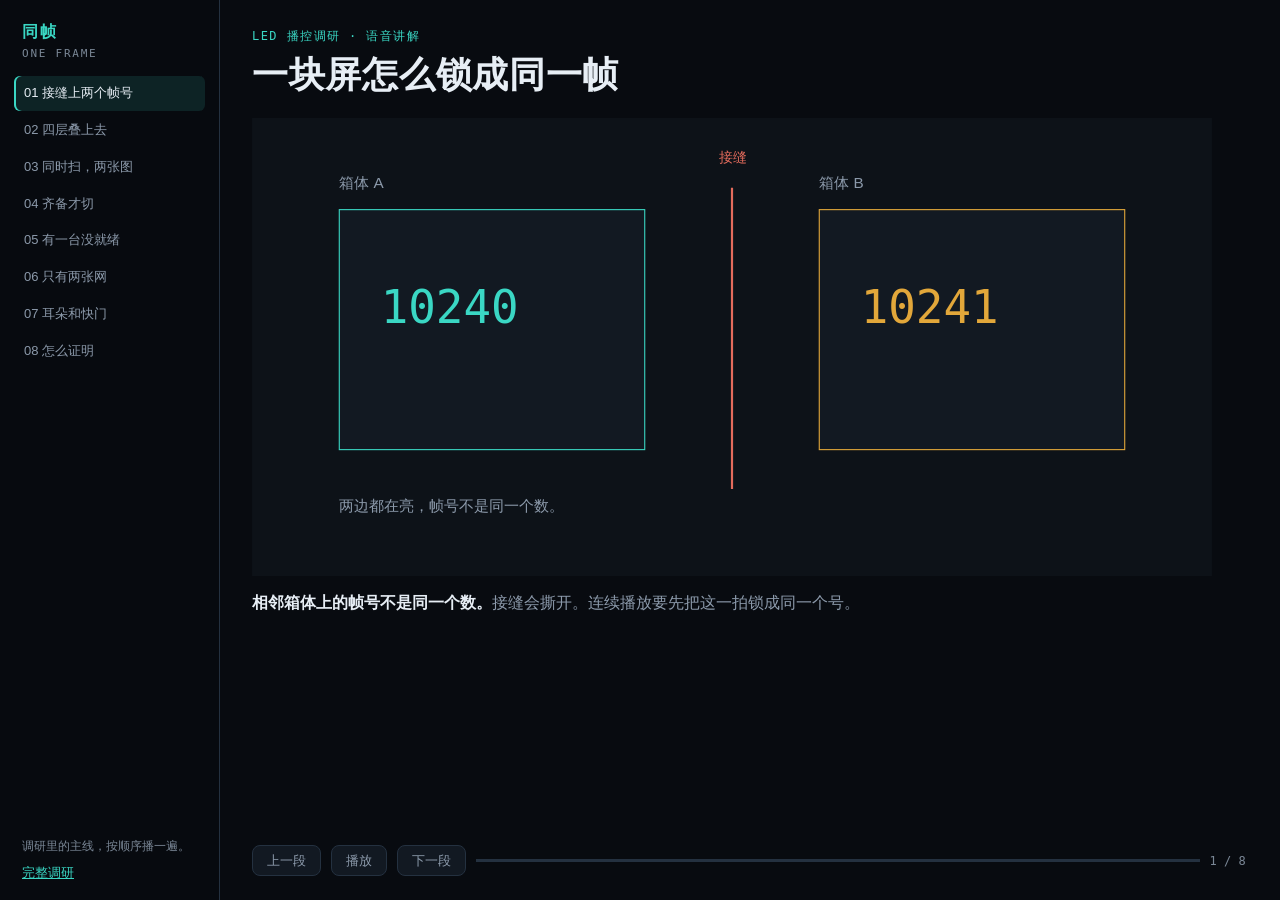
<file: research/one-frame/index.html>
<!DOCTYPE html>
<html lang="zh-CN">
<head>
<meta charset="utf-8">
<meta name="viewport" content="width=device-width, initial-scale=1">
<title>同帧 · 一块屏怎么锁成同一帧</title>
<link rel="stylesheet" href="film.css">
</head>
<body>
<a class="skip" href="#stage">跳到画面</a>
<aside class="rail">
  <div class="brand">同帧<small>ONE FRAME</small></div>
  <nav id="scene-nav" aria-label="八段"></nav>
  <div class="rail-foot">
    <p class="rail-note">调研里的主线，按顺序播一遍。</p>
    <a href="../led-playcontrol-survey/index.html">完整调研</a>
  </div>
</aside>
<main>
  <header class="top">
    <p class="kicker">LED 播控调研 · 语音讲解</p>
    <h1>一块屏怎么锁成同一帧</h1>
  </header>
  <div class="stage" id="stage">
    <section class="scene is-on" data-title="接缝上两个帧号">
      <svg viewBox="0 0 880 420" aria-hidden="true">
        <rect width="880" height="420" fill="#0d1218"/>
        <g font-family="Microsoft YaHei UI, PingFang SC, sans-serif" font-size="14" fill="#e7eef5">
          <text x="80" y="64" fill="#8c9aab">箱体 A</text>
          <text x="520" y="64" fill="#8c9aab">箱体 B</text>
          <rect x="80" y="84" width="280" height="220" fill="#121922" stroke="#3ad7c4"/>
          <rect x="520" y="84" width="280" height="220" fill="#121922" stroke="#e2a73a"/>
          <text class="mot seam" x="428" y="40" fill="#e36b5c" font-size="13">接缝</text>
          <line class="mot seam" x1="440" y1="64" x2="440" y2="340" stroke="#e36b5c" stroke-width="2"/>
          <text x="118" y="188" fill="#3ad7c4" font-family="Cascadia Mono, Consolas, monospace" font-size="42">10240</text>
          <text x="558" y="188" fill="#e2a73a" font-family="Cascadia Mono, Consolas, monospace" font-size="42">10241</text>
          <text x="80" y="360" fill="#8c9aab">两边都在亮，帧号不是同一个数。</text>
        </g>
      </svg>
      <p class="caption"><strong>相邻箱体上的帧号不是同一个数。</strong>接缝会撕开。连续播放要先把这一拍锁成同一个号。</p>
    </section>

    <section class="scene" data-title="四层叠上去">
      <svg viewBox="0 0 880 420" aria-hidden="true">
        <rect width="880" height="420" fill="#0d1218"/>
        <g font-family="Microsoft YaHei UI, PingFang SC, sans-serif" font-size="16" fill="#e7eef5">
          <g class="mot rise">
            <rect x="48" y="36" width="784" height="72" fill="#121922" stroke="#3ad7c4"/>
            <text x="72" y="66" fill="#3ad7c4">L1 时间</text>
            <text x="72" y="90" fill="#8c9aab" font-size="14">NTP、LTC、时码。管节目进度，不管 GPU 何时扫出。</text>
          </g>
          <g class="mot rise d1">
            <rect x="48" y="124" width="784" height="72" fill="#121922" stroke="#3ad7c4"/>
            <text x="72" y="154" fill="#3ad7c4">L2 帧号</text>
            <text x="72" y="178" fill="#8c9aab" font-size="14">这一拍 present 哪一帧。Genlock 不锁内容帧号。</text>
          </g>
          <g class="mot rise d2">
            <rect x="48" y="212" width="784" height="72" fill="#121922" stroke="#3ad7c4"/>
            <text x="72" y="242" fill="#3ad7c4">L3 扫出</text>
            <text x="72" y="266" fill="#8c9aab" font-size="14">Quadro Sync II / RTX PRO Sync。CAT5 直连，不进交换机。</text>
          </g>
          <g class="mot rise d3 l4">
            <rect x="48" y="300" width="784" height="72" fill="none" stroke="#5c6b7c" stroke-dasharray="6 5"/>
            <text x="72" y="330" fill="#7a8796">L4 传输</text>
            <text x="72" y="354" fill="#7a8796" font-size="14">PTP / ST 2110。第一版不做。</text>
          </g>
        </g>
      </svg>
      <p class="caption"><strong>时间、帧号、扫出相位叠在一起。</strong>PTP / ST 2110 是第四层，只服务 IP 视频包。第一版 DP/HDMI 不做这一层。</p>
    </section>

    <section class="scene" data-title="同时扫，两张图">
      <svg viewBox="0 0 880 420" aria-hidden="true">
        <rect width="880" height="420" fill="#0d1218"/>
        <g font-family="Microsoft YaHei UI, PingFang SC, sans-serif" font-size="14" fill="#e7eef5">
          <text x="80" y="56" fill="#8c9aab">同一条扫描沿</text>
          <line x1="80" y1="78" x2="800" y2="78" stroke="#3ad7c4"/>
          <rect class="mot scan" x="80" y="168" width="720" height="3" fill="#e7eef5"/>
          <rect x="80" y="100" width="300" height="200" fill="#121922" stroke="#314557"/>
          <rect class="old-a" x="80" y="100" width="300" height="200" fill="#3a2e16"/>
          <rect class="new-a" x="80" y="100" width="300" height="200" fill="#123832"/>
          <text class="old-a" x="168" y="210" fill="#e2a73a" font-size="28">旧画面</text>
          <text class="new-a" x="168" y="210" fill="#3ad7c4" font-size="28">新画面</text>
          <rect x="500" y="100" width="300" height="200" fill="#3a2e16" stroke="#e2a73a"/>
          <text x="588" y="210" fill="#e2a73a" font-size="28">旧画面</text>
          <text x="80" y="360" fill="#8c9aab">扫描沿已经对齐。左边换了，右边还没有。</text>
        </g>
      </svg>
      <p class="caption"><strong>Genlock 只保证各机同一时刻开始扫。</strong>它不保证扫的是切换后的那一帧。</p>
    </section>

    <section class="scene" data-title="齐备才切">
      <svg viewBox="0 0 880 420" aria-hidden="true">
        <rect width="880" height="420" fill="#0d1218"/>
        <g font-family="Cascadia Mono, Consolas, Microsoft YaHei UI, sans-serif" font-size="14" fill="#e7eef5">
          <text x="36" y="36" fill="#8c9aab" font-family="Microsoft YaHei UI, PingFang SC, sans-serif">JumpTo · 自研约定</text>
          <g class="mot rise">
            <rect x="36" y="52" width="250" height="64" fill="#121922" stroke="#3ad7c4"/>
            <text x="52" y="78" fill="#3ad7c4">targetTime</text>
            <text x="52" y="100" fill="#8c9aab" font-size="13">时间线位置</text>
          </g>
          <g class="mot rise d1">
            <rect x="306" y="52" width="260" height="64" fill="#121922" stroke="#e2a73a"/>
            <text x="322" y="78" fill="#e2a73a">effectiveFrame</text>
            <text x="322" y="100" fill="#8c9aab" font-size="13">这一拍一起切</text>
          </g>
          <g class="mot rise d2">
            <rect x="586" y="52" width="258" height="64" fill="#121922" stroke="#3ad7c4"/>
            <text x="602" y="78" fill="#3ad7c4">prefetchDeadline</text>
            <text x="602" y="100" fill="#8c9aab" font-size="13">预取截止</text>
          </g>
          <g class="mot rise d3">
            <rect x="36" y="168" width="96" height="48" fill="#121922" stroke="#3ad7c4"/>
            <text x="62" y="198">IDLE</text>
            <rect x="156" y="168" width="120" height="48" fill="#121922" stroke="#3ad7c4"/>
            <text x="170" y="198">RECEIVED</text>
            <rect x="300" y="168" width="120" height="48" fill="#121922" stroke="#3ad7c4"/>
            <text x="318" y="198">PREFETCH</text>
            <rect x="444" y="168" width="100" height="48" fill="#121922" stroke="#3ad7c4"/>
            <text x="468" y="198">READY</text>
            <rect x="568" y="168" width="112" height="48" fill="#121922" stroke="#e2a73a"/>
            <text x="586" y="198">BARRIER</text>
            <rect x="704" y="160" width="140" height="64" fill="#121922" stroke="#3ad7c4"/>
            <text x="724" y="198">COMMITTED</text>
            <path d="M132 192 H156 M276 192 H300 M420 192 H444 M544 192 H568 M680 192 H704" stroke="#314557"/>
          </g>
          <text x="36" y="292" fill="#3ad7c4" font-family="Microsoft YaHei UI, PingFang SC, sans-serif">全部就绪，这一拍提交新画面。</text>
          <text x="36" y="332" fill="#7a8796" font-family="Microsoft YaHei UI, PingFang SC, sans-serif" font-size="13">这是第一版自己的约定，不挂到厂商报文上。</text>
        </g>
      </svg>
      <p class="caption"><strong>齐备才切。</strong>Director 发出 JumpTo(targetTime, effectiveFrame, prefetchDeadline)。各节点都把目标帧交进显存，这一拍走到 COMMITTED。</p>
    </section>

    <section class="scene" data-title="有一台没就绪">
      <svg viewBox="0 0 880 420" aria-hidden="true">
        <rect width="880" height="420" fill="#0d1218"/>
        <g font-family="Cascadia Mono, Consolas, Microsoft YaHei UI, sans-serif" font-size="14" fill="#e7eef5">
          <text x="36" y="36" fill="#8c9aab" font-family="Microsoft YaHei UI, PingFang SC, sans-serif">同一拍 · 有一台没就绪</text>
          <rect x="36" y="52" width="250" height="64" fill="#121922" stroke="#3ad7c4"/>
          <text x="52" y="78" fill="#3ad7c4">targetTime</text>
          <text x="52" y="100" fill="#8c9aab" font-size="13">时间线位置</text>
          <rect x="306" y="52" width="260" height="64" fill="#121922" stroke="#e2a73a"/>
          <text x="322" y="78" fill="#e2a73a">effectiveFrame</text>
          <text x="322" y="100" fill="#e2a73a" font-size="13">没齐就往后推</text>
          <rect x="586" y="52" width="258" height="64" fill="#121922" stroke="#3ad7c4"/>
          <text x="602" y="78" fill="#3ad7c4">prefetchDeadline</text>
          <text x="602" y="100" fill="#8c9aab" font-size="13">到点仍不黑屏</text>
          <rect x="36" y="168" width="96" height="48" fill="#121922" stroke="#3ad7c4"/>
          <text x="62" y="198">IDLE</text>
          <rect x="156" y="168" width="120" height="48" fill="#121922" stroke="#3ad7c4"/>
          <text x="170" y="198">RECEIVED</text>
          <rect x="300" y="168" width="120" height="48" fill="#121922" stroke="#3ad7c4"/>
          <text x="318" y="198">PREFETCH</text>
          <rect class="mot wait" x="444" y="168" width="100" height="48" fill="#121922" stroke="#e36b5c"/>
          <text x="476" y="198">未齐</text>
          <rect x="568" y="168" width="112" height="48" fill="#121922" stroke="#e2a73a"/>
          <text x="586" y="198">BARRIER</text>
          <rect x="704" y="152" width="140" height="48" fill="#121922" stroke="#e36b5c"/>
          <text x="732" y="182">ABORTED</text>
          <rect class="mot hold" x="704" y="212" width="140" height="44" fill="#18222d" stroke="#e2a73a"/>
          <text x="738" y="240" fill="#e2a73a">旧画面</text>
          <path d="M132 192 H156 M276 192 H300 M420 192 H444 M544 192 H568 M680 192 H704" stroke="#314557"/>
          <text x="36" y="320" fill="#e2a73a" font-family="Microsoft YaHei UI, PingFang SC, sans-serif">整组留在旧画面。生效帧往后推。</text>
        </g>
      </svg>
      <p class="caption"><strong>有一台没就绪，这一拍就不切。</strong>状态停在 ABORTED，整组继续播旧画面，effectiveFrame 往后推。超时大约是 2×GOP 再加 200 毫秒：告警，不黑屏。</p>
    </section>

    <section class="scene" data-title="只有两张网">
      <svg viewBox="0 0 880 420" aria-hidden="true">
        <rect width="880" height="420" fill="#0d1218"/>
        <g font-family="Microsoft YaHei UI, PingFang SC, sans-serif" font-size="13" fill="#8c9aab">
          <text x="36" y="32" fill="#e7eef5">CAT5 Frame Lock · 不进交换机</text>
          <line x1="90" y1="52" x2="640" y2="52" stroke="#3ad7c4" stroke-width="2"/>
          <circle class="mot hop" cx="90" cy="52" r="4" fill="#e7eef5"/>
          <line x1="680" y1="52" x2="680" y2="74" stroke="#e36b5c" stroke-dasharray="3 3"/>
          <path d="M672 78 L688 94 M688 78 L672 94" stroke="#e36b5c"/>
          <rect x="48" y="96" width="140" height="48" fill="#121922" stroke="#3ad7c4"/>
          <text x="78" y="126" fill="#e7eef5">Director</text>
          <rect x="250" y="96" width="140" height="48" fill="#121922" stroke="#3ad7c4"/>
          <text x="286" y="126" fill="#e7eef5">Display A</text>
          <rect x="452" y="96" width="140" height="48" fill="#121922" stroke="#3ad7c4"/>
          <text x="488" y="126" fill="#e7eef5">Display B</text>
          <rect x="680" y="96" width="164" height="48" fill="none" stroke="#5c6b7c" stroke-dasharray="5 4"/>
          <text x="704" y="126" fill="#7a8796">ST 2110 不接</text>
          <line x1="118" y1="144" x2="300" y2="214" stroke="#3ad7c4"/>
          <line x1="132" y1="144" x2="330" y2="222" stroke="#e2a73a"/>
          <line x1="320" y1="144" x2="360" y2="214" stroke="#3ad7c4"/>
          <line x1="334" y1="144" x2="390" y2="222" stroke="#e2a73a"/>
          <line x1="522" y1="144" x2="460" y2="214" stroke="#3ad7c4"/>
          <line x1="536" y1="144" x2="430" y2="222" stroke="#e2a73a"/>
          <rect class="mot net-ip" x="150" y="156" width="10" height="6" fill="#3ad7c4"/>
          <rect class="mot net-media" x="168" y="164" width="16" height="6" fill="#e2a73a"/>
          <rect x="280" y="214" width="200" height="40" fill="#121922" stroke="#314557"/>
          <text x="346" y="240" fill="#e7eef5">交换机</text>
          <text x="36" y="232" fill="#3ad7c4">VLAN 10 控制</text>
          <text x="36" y="254" fill="#e2a73a">VLAN 20 节目</text>
          <line x1="36" y1="300" x2="844" y2="300" stroke="#243140"/>
          <text x="36" y="336" fill="#e7eef5">75Ω BNC，不进交换机</text>
          <rect x="250" y="352" width="72" height="28" fill="#121922" stroke="#e7eef5"/>
          <text x="266" y="372" fill="#e7eef5">House</text>
          <line x1="322" y1="366" x2="760" y2="366" stroke="#e7eef5"/>
        </g>
      </svg>
      <p class="caption"><strong>进交换机的只有两张网。</strong>VLAN 10 走心跳和中控，VLAN 20 走素材。Frame Lock 的 CAT5 和 house-sync 的 BNC 都不进这台交换机。</p>
    </section>

    <section class="scene" data-title="耳朵和快门">
      <svg viewBox="0 0 880 420" aria-hidden="true">
        <rect width="880" height="420" fill="#0d1218"/>
        <g font-family="Microsoft YaHei UI, PingFang SC, sans-serif" font-size="13" fill="#8c9aab">
          <text x="36" y="40" fill="#3ad7c4">声比画长</text>
          <text x="36" y="78">视频 1–3 帧</text>
          <rect x="36" y="90" width="220" height="16" fill="#121922" stroke="#314557"/>
          <rect x="36" y="90" width="90" height="16" fill="#3ad7c4"/>
          <text x="36" y="136">声卡再垫一段</text>
          <rect x="36" y="148" width="220" height="16" fill="#121922" stroke="#314557"/>
          <rect x="36" y="148" width="90" height="16" fill="#e2a73a"/>
          <rect class="mot aud-gap" x="126" y="148" width="80" height="16" fill="#e2a73a"/>
          <line x1="126" y1="78" x2="126" y2="176" stroke="#e7eef5"/>
          <text x="320" y="40" fill="#e2a73a">快门切在扫描行</text>
          <rect x="320" y="64" width="200" height="200" fill="none" stroke="#3ad7c4"/>
          <rect x="336" y="80" width="168" height="10" fill="#e2a73a" opacity="0.35"/>
          <rect x="336" y="100" width="168" height="10" fill="#e2a73a" opacity="0.35"/>
          <rect x="336" y="120" width="168" height="10" fill="#e2a73a" opacity="0.35"/>
          <rect x="336" y="140" width="168" height="10" fill="#e2a73a" opacity="0.35"/>
          <rect x="336" y="160" width="168" height="10" fill="#e2a73a" opacity="0.35"/>
          <rect x="336" y="180" width="168" height="10" fill="#e2a73a" opacity="0.35"/>
          <rect x="336" y="200" width="168" height="10" fill="#e2a73a" opacity="0.35"/>
          <rect x="336" y="220" width="168" height="10" fill="#e2a73a" opacity="0.35"/>
          <rect class="mot shutter" x="336" y="140" width="168" height="28" fill="#080b10" opacity="0.72"/>
          <text x="580" y="40" fill="#e7eef5">25 fps 对 60 Hz</text>
          <rect x="580" y="80" width="80" height="100" fill="#121922" stroke="#3ad7c4"/>
          <text x="602" y="136" fill="#e7eef5">帧 1</text>
          <rect x="676" y="80" width="80" height="100" fill="#121922" stroke="#3ad7c4"/>
          <text x="698" y="136" fill="#e7eef5">帧 2</text>
          <rect x="772" y="80" width="80" height="100" fill="#3a2e16" stroke="#e2a73a"/>
          <text x="790" y="126" fill="#e2a73a">帧 2</text>
          <text x="790" y="148" fill="#e2a73a">重复</text>
          <text x="36" y="360">竖线处画面已经换了。琥珀色多出来的一段还在声卡里。</text>
        </g>
      </svg>
      <p class="caption"><strong>错位先被听见，也会被快门切开。</strong>视频大约 1–3 帧（16–50 毫秒），USB / ASIO 还要再垫 5–20 毫秒。刷新率不是输入帧率。工程 25 fps、输出 60 Hz 时，每 3 帧里有一帧是重复的。</p>
    </section>

    <section class="scene" data-title="怎么证明">
      <svg viewBox="0 0 880 420" aria-hidden="true">
        <rect width="880" height="420" fill="#0d1218"/>
        <g font-family="Microsoft YaHei UI, PingFang SC, sans-serif" font-size="14" fill="#e7eef5">
          <text x="70" y="52" fill="#8c9aab">箱体 A</text>
          <text x="390" y="52" fill="#8c9aab">箱体 B</text>
          <rect x="70" y="68" width="250" height="180" fill="#121922" stroke="#3ad7c4"/>
          <rect x="390" y="68" width="250" height="180" fill="#121922" stroke="#3ad7c4"/>
          <g fill="#1c4a44">
            <rect x="86" y="84" width="36" height="36"/>
            <rect x="158" y="84" width="36" height="36"/>
            <rect x="230" y="84" width="36" height="36"/>
            <rect x="122" y="120" width="36" height="36"/>
            <rect x="194" y="120" width="36" height="36"/>
            <rect x="86" y="156" width="36" height="36"/>
            <rect x="158" y="156" width="36" height="36"/>
            <rect x="230" y="156" width="36" height="36"/>
            <rect x="406" y="84" width="36" height="36"/>
            <rect x="478" y="84" width="36" height="36"/>
            <rect x="550" y="84" width="36" height="36"/>
            <rect x="442" y="120" width="36" height="36"/>
            <rect x="514" y="120" width="36" height="36"/>
            <rect x="406" y="156" width="36" height="36"/>
            <rect x="478" y="156" width="36" height="36"/>
            <rect x="550" y="156" width="36" height="36"/>
          </g>
          <text x="128" y="176" fill="#3ad7c4" font-family="Cascadia Mono, Consolas, monospace" font-size="28">10240</text>
          <text x="448" y="176" fill="#3ad7c4" font-family="Cascadia Mono, Consolas, monospace" font-size="28">10240</text>
          <line x1="300" y1="140" x2="410" y2="140" stroke="#3ad7c4"/>
          <text x="70" y="290" fill="#8c9aab">两侧烧的是同一个帧号。</text>
          <rect x="620" y="68" width="210" height="78" fill="#121922" stroke="#314557"/>
          <text x="636" y="98" fill="#8c9aab" font-size="13">disguise</text>
          <text x="636" y="124">1–2 帧</text>
          <rect x="620" y="162" width="210" height="86" fill="#121922" stroke="#314557"/>
          <text x="636" y="192" fill="#8c9aab" font-size="13">国内主备</text>
          <text x="636" y="222" fill="#7a8796" font-family="Cascadia Mono, Consolas, monospace">留空</text>
        </g>
      </svg>
      <p class="caption"><strong>同帧靠测试图上的帧号，不靠眼睛看接缝。</strong>disguise 手册写切换可能丢 1–2 帧。国内主备的丢帧数留空，HiRender、hecoos、KFS、GrandShow Sync、Kompass LoRa 的载荷也不补。</p>
    </section>
  </div>
  <p class="live" id="live" aria-live="polite"></p>
  <div class="transport">
    <button type="button" id="prev">上一段</button>
    <button type="button" id="play" aria-pressed="true">暂停</button>
    <button type="button" id="next">下一段</button>
    <div class="meter" aria-hidden="true"><i id="meter"></i></div>
    <span id="clock">1 / 8</span>
  </div>
</main>
<script src="film.js"></script>
</body>
</html>
</file>
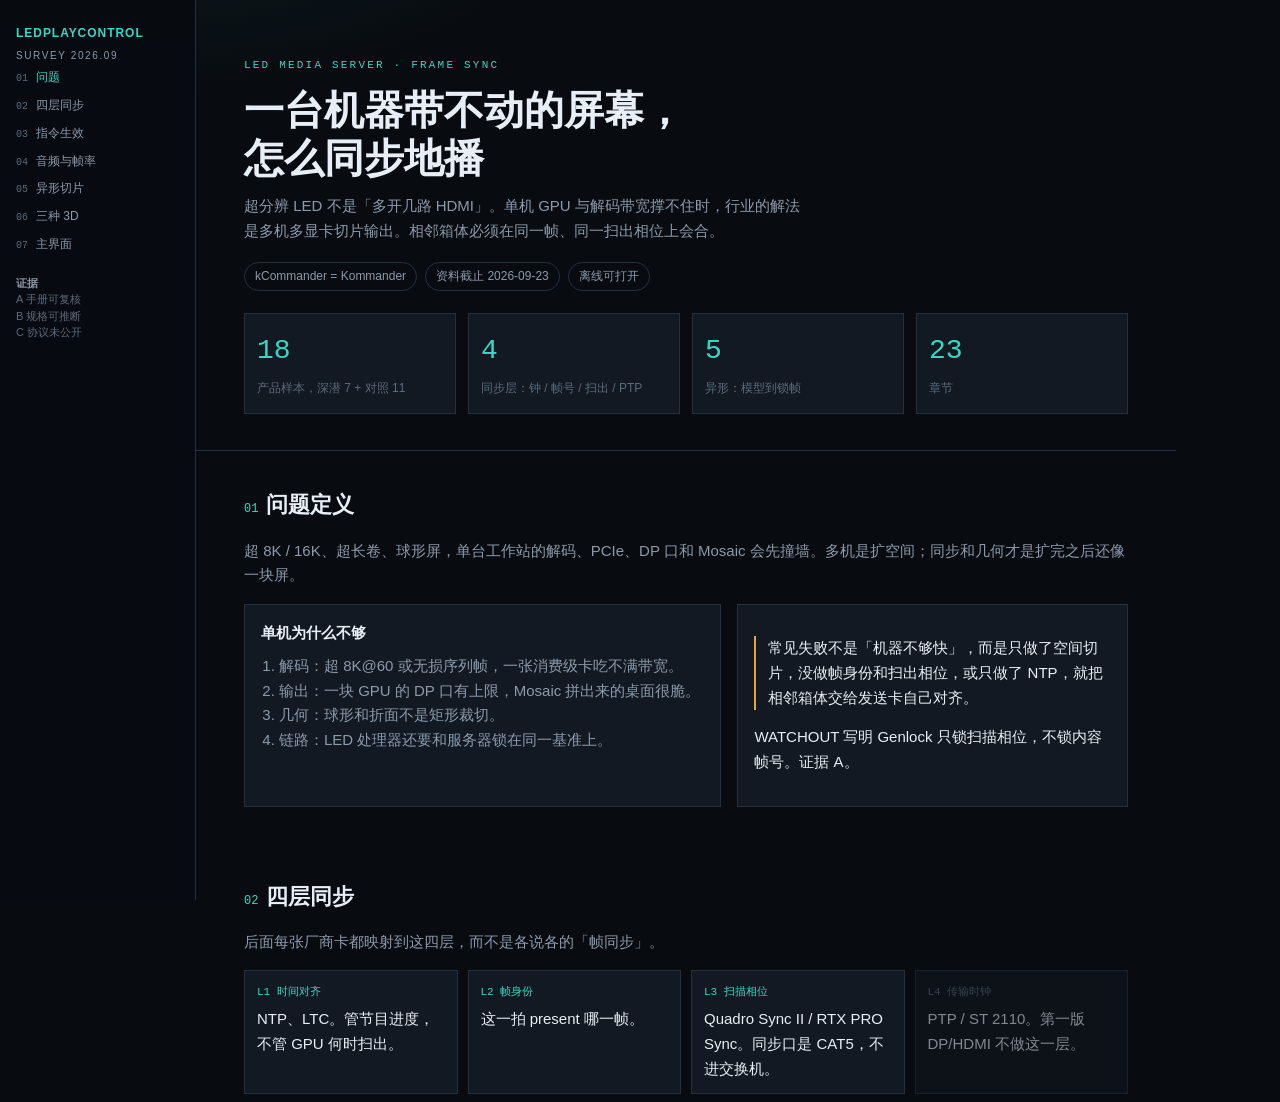
<file: research/design-round-01/baseline.html>
<!DOCTYPE html>
<html lang="zh-CN">
<head>
  <meta charset="UTF-8" />
  <title>现状 · LED 播控调研</title>
  <style>
    :root {
      --bg: #080b10;
      --elev: #121922;
      --line: #243140;
      --cyan: #3ad7c4;
      --amber: #e2a73a;
      --text: #e7eef5;
      --muted: #8c9aab;
      --faint: #5c6b7c;
      --mono: "Cascadia Mono", Consolas, monospace;
      --sans: "Microsoft YaHei UI", "PingFang SC", "Segoe UI", sans-serif;
    }
    * { box-sizing: border-box; }
    body {
      margin: 0;
      background:
        radial-gradient(900px 420px at 12% -10%, rgba(58,215,196,.08), transparent 50%),
        var(--bg);
      color: var(--text);
      font-family: var(--sans);
      font-size: 15px;
      line-height: 1.65;
    }
    a { color: var(--cyan); text-decoration: none; }
    .nav {
      position: fixed; top: 0; left: 0; bottom: 0; width: 196px;
      padding: 24px 16px; border-right: 1px solid var(--line);
      background: rgba(8,11,16,.94);
    }
    .brand { font-size: 12px; font-weight: 700; letter-spacing: .08em; color: var(--cyan); text-transform: uppercase; }
    .brand small { display: block; margin-top: 4px; color: var(--muted); letter-spacing: .16em; font-size: 10px; font-weight: 400; }
    .nav a { display: block; color: var(--muted); font-size: 12px; padding: 4px 0; }
    .nav a.on { color: var(--cyan); }
    .idx { font-family: var(--mono); font-size: 10px; color: var(--faint); margin-right: 8px; }
    .legend { margin-top: 16px; font-size: 11px; color: var(--faint); line-height: 1.5; }
    .wrap { margin-left: 196px; }
    .hero { padding: 56px 48px 36px; border-bottom: 1px solid var(--line); max-width: 980px; }
    .kicker { font-family: var(--mono); font-size: 11px; letter-spacing: .2em; text-transform: uppercase; color: var(--cyan); }
    h1 { font-size: 40px; line-height: 1.2; font-weight: 700; margin: 12px 0; letter-spacing: 0; }
    .lede { color: var(--muted); max-width: 68ch; margin: 0 0 18px; }
    .chips { display: flex; flex-wrap: wrap; gap: 8px; margin-bottom: 22px; }
    .chip { border: 1px solid var(--line); border-radius: 999px; padding: 4px 10px; font-size: 12px; color: var(--muted); }
    .stats { display: grid; grid-template-columns: repeat(4, 1fr); gap: 12px; }
    .stat { background: var(--elev); border: 1px solid var(--line); padding: 14px 12px; }
    .stat b { display: block; font-family: var(--mono); font-size: 28px; color: var(--cyan); font-weight: 500; }
    .stat span { color: var(--faint); font-size: 12px; }
    section { padding: 36px 48px 8px; max-width: 980px; }
    .sec-num { font-family: var(--mono); color: var(--cyan); font-size: 12px; margin-right: 8px; }
    h2 { display: inline; font-size: 22px; }
    .lead { color: var(--muted); }
    .grid { display: grid; grid-template-columns: 1.1fr .9fr; gap: 16px; margin: 16px 0 28px; }
    .panel { background: var(--elev); border: 1px solid var(--line); padding: 16px; }
    h3 { margin: 0 0 8px; font-size: 15px; }
    ol { margin: 0; padding-left: 18px; color: var(--muted); }
    .callout { border-left: 2px solid var(--amber); padding-left: 12px; color: var(--text); }
    .layers { display: grid; grid-template-columns: repeat(4, 1fr); gap: 10px; margin-top: 14px; }
    .layer { border: 1px solid var(--line); padding: 12px; background: var(--elev); }
    .layer.off { opacity: .55; }
    .layer i { display: block; font-style: normal; font-family: var(--mono); font-size: 11px; color: var(--cyan); margin-bottom: 6px; }
    .layer.off i { color: var(--faint); }
  </style>
</head>
<body>
  <nav class="nav">
    <div class="brand">LEDPlayControl<small>Survey 2026.09</small></div>
    <a class="on" href="#problem"><span class="idx">01</span>问题</a>
    <a href="#stack"><span class="idx">02</span>四层同步</a>
    <a href="#problem"><span class="idx">03</span>指令生效</a>
    <a href="#problem"><span class="idx">04</span>音频与帧率</a>
    <a href="#problem"><span class="idx">05</span>异形切片</a>
    <a href="#problem"><span class="idx">06</span>三种 3D</a>
    <a href="#problem"><span class="idx">07</span>主界面</a>
    <div class="legend"><b style="color:#8c9aab">证据</b><br>A 手册可复核<br>B 规格可推断<br>C 协议未公开</div>
  </nav>
  <div class="wrap">
    <header class="hero">
      <div class="kicker">LED media server · frame sync</div>
      <h1>一台机器带不动的屏幕，<br>怎么同步地播</h1>
      <p class="lede">超分辨 LED 不是「多开几路 HDMI」。单机 GPU 与解码带宽撑不住时，行业的解法是多机多显卡切片输出。相邻箱体必须在同一帧、同一扫出相位上会合。</p>
      <div class="chips">
        <span class="chip">kCommander = Kommander</span>
        <span class="chip">资料截止 2026-09-23</span>
        <span class="chip">离线可打开</span>
      </div>
      <div class="stats">
        <div class="stat"><b>18</b><span>产品样本，深潜 7 + 对照 11</span></div>
        <div class="stat"><b>4</b><span>同步层：钟 / 帧号 / 扫出 / PTP</span></div>
        <div class="stat"><b>5</b><span>异形：模型到锁帧</span></div>
        <div class="stat"><b>23</b><span>章节</span></div>
      </div>
    </header>
    <section id="problem">
      <div><span class="sec-num">01</span><h2>问题定义</h2></div>
      <p class="lead">超 8K / 16K、超长卷、球形屏，单台工作站的解码、PCIe、DP 口和 Mosaic 会先撞墙。多机是扩空间；同步和几何才是扩完之后还像一块屏。</p>
      <div class="grid">
        <div class="panel">
          <h3>单机为什么不够</h3>
          <ol>
            <li>解码：超 8K@60 或无损序列帧，一张消费级卡吃不满带宽。</li>
            <li>输出：一块 GPU 的 DP 口有上限，Mosaic 拼出来的桌面很脆。</li>
            <li>几何：球形和折面不是矩形裁切。</li>
            <li>链路：LED 处理器还要和服务器锁在同一基准上。</li>
          </ol>
        </div>
        <div class="panel">
          <p class="callout">常见失败不是「机器不够快」，而是只做了空间切片，没做帧身份和扫出相位，或只做了 NTP，就把相邻箱体交给发送卡自己对齐。</p>
          <p>WATCHOUT 写明 Genlock 只锁扫描相位，不锁内容帧号。证据 A。</p>
        </div>
      </div>
    </section>
    <section id="stack">
      <div><span class="sec-num">02</span><h2>四层同步</h2></div>
      <p class="lead">后面每张厂商卡都映射到这四层，而不是各说各的「帧同步」。</p>
      <div class="layers">
        <div class="layer"><i>L1 时间对齐</i>NTP、LTC。管节目进度，不管 GPU 何时扫出。</div>
        <div class="layer"><i>L2 帧身份</i>这一拍 present 哪一帧。</div>
        <div class="layer"><i>L3 扫描相位</i>Quadro Sync II / RTX PRO Sync。同步口是 CAT5，不进交换机。</div>
        <div class="layer off"><i>L4 传输时钟</i>PTP / ST 2110。第一版 DP/HDMI 不做这一层。</div>
      </div>
    </section>
  </div>
</body>
</html>
</file>
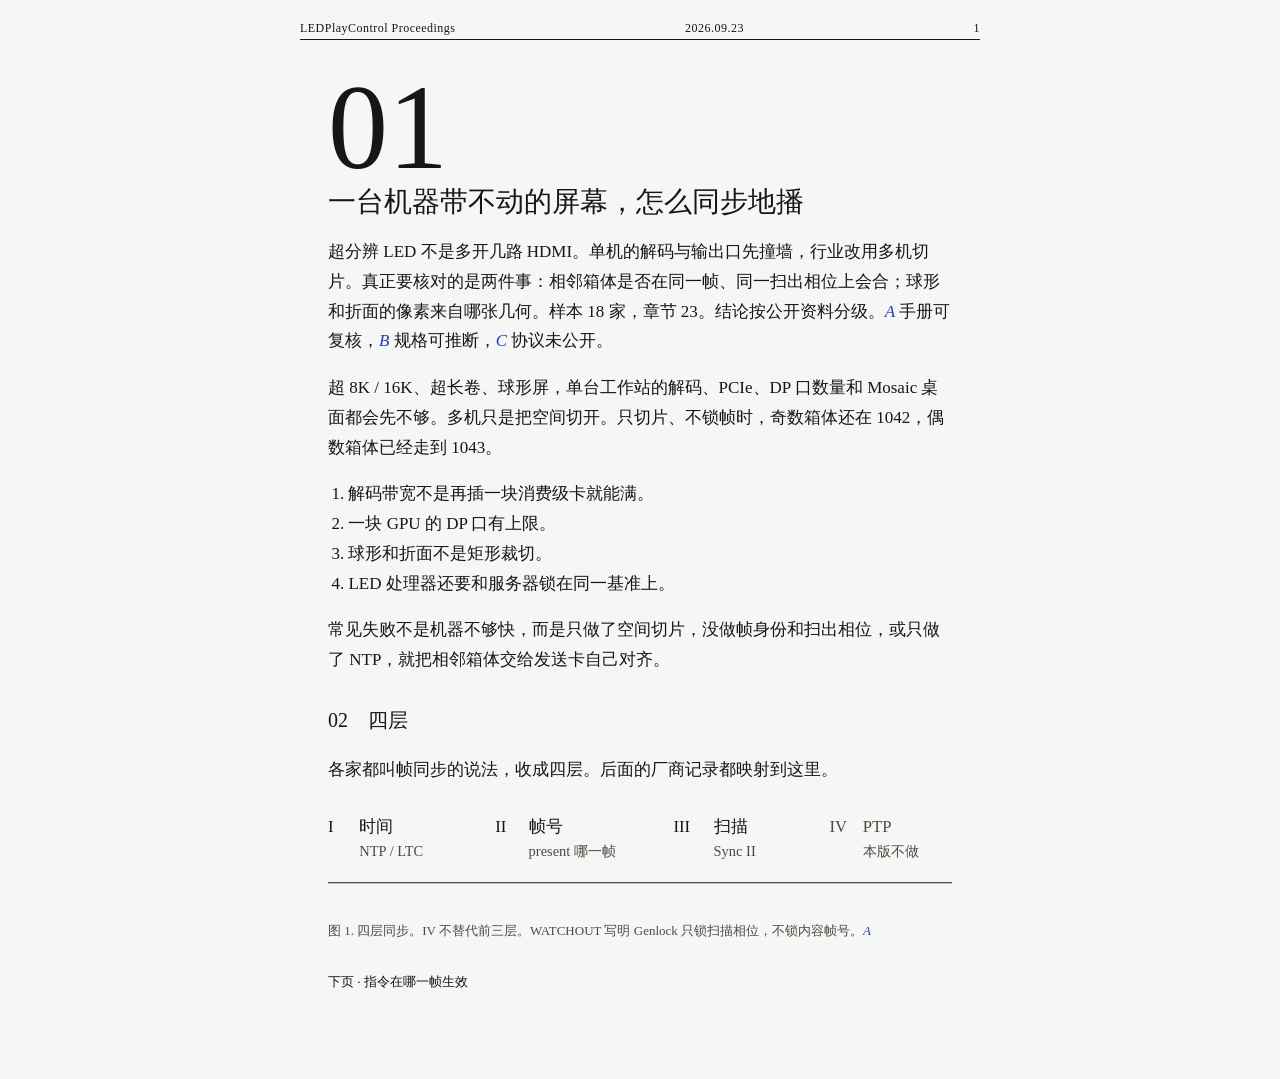
<file: research/design-round-01/proceedings.html>
<!DOCTYPE html>
<html lang="zh-CN">
<head>
  <meta charset="UTF-8" />
  <title>会刊 · LED 播控调研</title>
  <style>
    :root {
      --paper: #f6f6f4;
      --ink: #161616;
      --cobalt: #1d3fbf;
      --mute: #4a4a46;
      --latin: "Palatino Linotype", Palatino, "Book Antiqua", serif;
      --fang: FangSong, STFangsong, "FangSong_GB2312", SimSun, serif;
    }
    * { box-sizing: border-box; }
    body { margin: 0; background: var(--paper); color: var(--ink); font-family: var(--fang); font-size: 17px; line-height: 1.75; }
    .run { display: flex; justify-content: space-between; max-width: 680px; margin: 0 auto; padding: 18px 0 0; border-bottom: 1px solid var(--ink); font-family: var(--latin); font-size: 12px; letter-spacing: .04em; }
    article { max-width: 640px; margin: 0 auto; padding: 28px 8px 72px; }
    .chap { font-family: var(--latin); font-size: 120px; line-height: .8; margin: 12px 0 8px; font-weight: 400; }
    h1 { font-family: var(--latin); font-weight: 400; font-size: 28px; line-height: 1.25; margin: 0 0 18px; }
    h2 { font-family: var(--latin); font-weight: 400; font-size: 20px; margin: 28px 0 8px; }
    a { color: var(--cobalt); }
    .grade { font-family: var(--latin); color: var(--cobalt); font-style: italic; }
    figure { margin: 22px 0; }
    figcaption { font-family: var(--latin); font-size: 13px; color: var(--mute); margin-top: 6px; }
    svg { width: 100%; height: auto; }
    ol { padding-left: 1.2em; }
    .next { font-family: var(--latin); font-size: 13px; margin-top: 28px; }
  </style>
</head>
<body>
  <div class="run"><span>LEDPlayControl Proceedings</span><span>2026.09.23</span><span>1</span></div>
  <article>
    <div class="chap">01</div>
    <h1>一台机器带不动的屏幕，怎么同步地播</h1>
    <p>超分辨 LED 不是多开几路 HDMI。单机的解码与输出口先撞墙，行业改用多机切片。真正要核对的是两件事：相邻箱体是否在同一帧、同一扫出相位上会合；球形和折面的像素来自哪张几何。样本 18 家，章节 23。结论按公开资料分级。<span class="grade">A</span> 手册可复核，<span class="grade">B</span> 规格可推断，<span class="grade">C</span> 协议未公开。</p>
    <p>超 8K / 16K、超长卷、球形屏，单台工作站的解码、PCIe、DP 口数量和 Mosaic 桌面都会先不够。多机只是把空间切开。只切片、不锁帧时，奇数箱体还在 1042，偶数箱体已经走到 1043。</p>
    <ol>
      <li>解码带宽不是再插一块消费级卡就能满。</li>
      <li>一块 GPU 的 DP 口有上限。</li>
      <li>球形和折面不是矩形裁切。</li>
      <li>LED 处理器还要和服务器锁在同一基准上。</li>
    </ol>
    <p>常见失败不是机器不够快，而是只做了空间切片，没做帧身份和扫出相位，或只做了 NTP，就把相邻箱体交给发送卡自己对齐。</p>
    <h2>02　四层</h2>
    <p>各家都叫帧同步的说法，收成四层。后面的厂商记录都映射到这里。</p>
    <figure>
      <svg viewBox="0 0 560 88" role="img" aria-label="四层同步">
        <g font-family="Palatino Linotype, Palatino, serif" font-size="15" fill="#161616">
          <text x="0" y="22">I</text><text x="28" y="22">时间</text><text x="28" y="44" font-size="13" fill="#4a4a46">NTP / LTC</text>
          <text x="150" y="22">II</text><text x="180" y="22">帧号</text><text x="180" y="44" font-size="13" fill="#4a4a46">present 哪一帧</text>
          <text x="310" y="22">III</text><text x="346" y="22">扫描</text><text x="346" y="44" font-size="13" fill="#4a4a46">Sync II</text>
          <text x="450" y="22" fill="#4a4a46">IV</text><text x="480" y="22" fill="#4a4a46">PTP</text><text x="480" y="44" font-size="13" fill="#4a4a46">本版不做</text>
        </g>
        <path d="M0 68 H560" stroke="#161616" fill="none"/>
      </svg>
      <figcaption>图 1. 四层同步。IV 不替代前三层。WATCHOUT 写明 Genlock 只锁扫描相位，不锁内容帧号。<span class="grade">A</span></figcaption>
    </figure>
    <p class="next">下页 · 指令在哪一帧生效</p>
  </article>
</body>
</html>
</file>
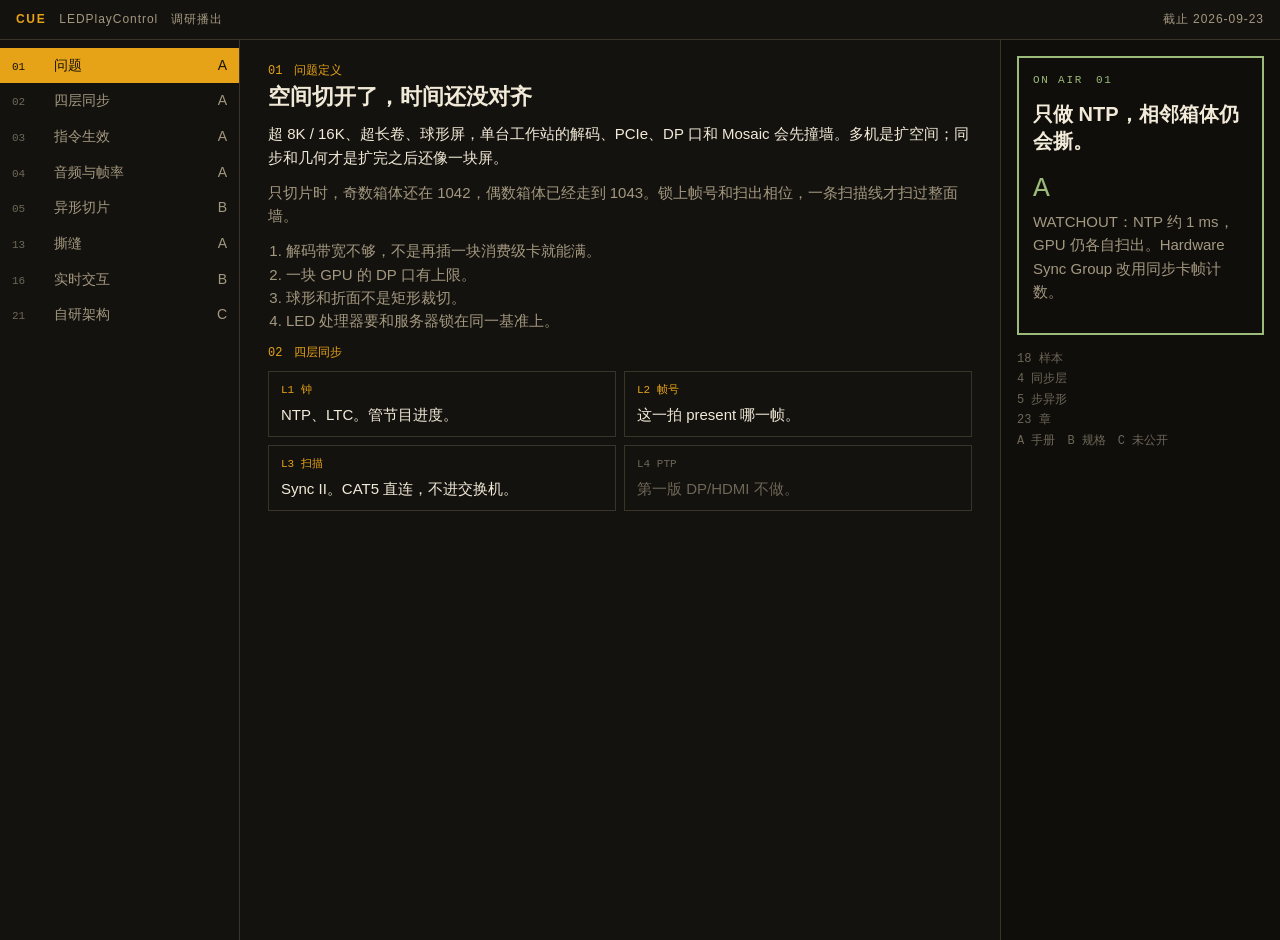
<file: research/design-round-01/rundown.html>
<!DOCTYPE html>
<html lang="zh-CN">
<head>
  <meta charset="UTF-8" />
  <title>播出单 · LED 播控调研</title>
  <style>
    :root {
      --bg: #14120e;
      --panel: #1c1914;
      --line: #3a3428;
      --amber: #e6a317;
      --green: #9cba7a;
      --text: #f2ead8;
      --mute: #a39880;
      --dim: #6e6758;
      --sans: DengXian, "Microsoft YaHei UI", "Segoe UI", sans-serif;
      --mono: Consolas, "Cascadia Mono", monospace;
    }
    * { box-sizing: border-box; }
    body { margin: 0; background: var(--bg); color: var(--text); font-family: var(--sans); font-size: 15px; line-height: 1.55; }
    .top { display: flex; justify-content: space-between; align-items: baseline; padding: 10px 16px; border-bottom: 1px solid var(--line); font-size: 12px; letter-spacing: .08em; color: var(--mute); }
    .top b { color: var(--amber); font-weight: 600; letter-spacing: .14em; }
    .desk { display: grid; grid-template-columns: 240px 1fr 280px; min-height: 100vh; }
    .cues { border-right: 1px solid var(--line); padding: 8px 0; }
    .cue { display: grid; grid-template-columns: 36px 1fr auto; gap: 6px; align-items: baseline; padding: 7px 12px; color: var(--mute); font-size: 14px; }
    .cue.on { background: var(--amber); color: #1a1408; }
    .cue .t { font-family: var(--mono); font-size: 11px; color: var(--dim); }
    .cue.on .t, .cue.on .g { color: #1a1408; }
    .read { padding: 22px 28px 40px; }
    .read h1 { font-size: 22px; font-weight: 600; margin: 0 0 8px; letter-spacing: 0; }
    .k { font-family: var(--mono); font-size: 12px; color: var(--amber); }
    p { margin: 0 0 12px; }
    .mute { color: var(--mute); }
    ol { margin: 0 0 12px; padding-left: 18px; color: var(--mute); }
    .layers { display: grid; grid-template-columns: 1fr 1fr; gap: 8px; margin-top: 8px; }
    .layers div { border: 1px solid var(--line); padding: 10px 12px; }
    .layers b { display: block; font-family: var(--mono); font-size: 11px; color: var(--amber); font-weight: 500; margin-bottom: 4px; }
    .layers .off { color: var(--dim); }
    .layers .off b { color: var(--dim); }
    .mon { border-left: 1px solid var(--line); padding: 16px; background: #100e0b; }
    .bezel { border: 2px solid var(--green); padding: 14px 14px 18px; min-height: 240px; }
    .bezel .live { font-family: var(--mono); font-size: 11px; color: var(--green); letter-spacing: .16em; }
    .bezel h2 { font-size: 20px; font-weight: 600; line-height: 1.35; margin: 12px 0; }
    .bezel .grade { font-family: var(--mono); font-size: 28px; color: var(--green); }
    .meta { margin-top: 14px; font-family: var(--mono); font-size: 12px; color: var(--dim); line-height: 1.7; }
  </style>
</head>
<body>
  <div class="top"><span><b>CUE</b>　LEDPlayControl　调研播出</span><span>截止 2026-09-23</span></div>
  <div class="desk">
    <aside class="cues">
      <div class="cue on"><span class="t">01</span><span>问题</span><span class="g">A</span></div>
      <div class="cue"><span class="t">02</span><span>四层同步</span><span class="g">A</span></div>
      <div class="cue"><span class="t">03</span><span>指令生效</span><span class="g">A</span></div>
      <div class="cue"><span class="t">04</span><span>音频与帧率</span><span class="g">A</span></div>
      <div class="cue"><span class="t">05</span><span>异形切片</span><span class="g">B</span></div>
      <div class="cue"><span class="t">13</span><span>撕缝</span><span class="g">A</span></div>
      <div class="cue"><span class="t">16</span><span>实时交互</span><span class="g">B</span></div>
      <div class="cue"><span class="t">21</span><span>自研架构</span><span class="g">C</span></div>
    </aside>
    <main class="read">
      <div class="k">01　问题定义</div>
      <h1>空间切开了，时间还没对齐</h1>
      <p>超 8K / 16K、超长卷、球形屏，单台工作站的解码、PCIe、DP 口和 Mosaic 会先撞墙。多机是扩空间；同步和几何才是扩完之后还像一块屏。</p>
      <p class="mute">只切片时，奇数箱体还在 1042，偶数箱体已经走到 1043。锁上帧号和扫出相位，一条扫描线才扫过整面墙。</p>
      <ol>
        <li>解码带宽不够，不是再插一块消费级卡就能满。</li>
        <li>一块 GPU 的 DP 口有上限。</li>
        <li>球形和折面不是矩形裁切。</li>
        <li>LED 处理器要和服务器锁在同一基准上。</li>
      </ol>
      <div class="k">02　四层同步</div>
      <div class="layers">
        <div><b>L1 钟</b>NTP、LTC。管节目进度。</div>
        <div><b>L2 帧号</b>这一拍 present 哪一帧。</div>
        <div><b>L3 扫描</b>Sync II。CAT5 直连，不进交换机。</div>
        <div class="off"><b>L4 PTP</b>第一版 DP/HDMI 不做。</div>
      </div>
    </main>
    <aside class="mon">
      <div class="bezel">
        <div class="live">ON AIR　01</div>
        <h2>只做 NTP，相邻箱体仍会撕。</h2>
        <div class="grade">A</div>
        <p class="mute">WATCHOUT：NTP 约 1 ms，GPU 仍各自扫出。Hardware Sync Group 改用同步卡帧计数。</p>
      </div>
      <div class="meta">18 样本<br>4 同步层<br>5 步异形<br>23 章<br>A 手册　B 规格　C 未公开</div>
    </aside>
  </div>
</body>
</html>
</file>
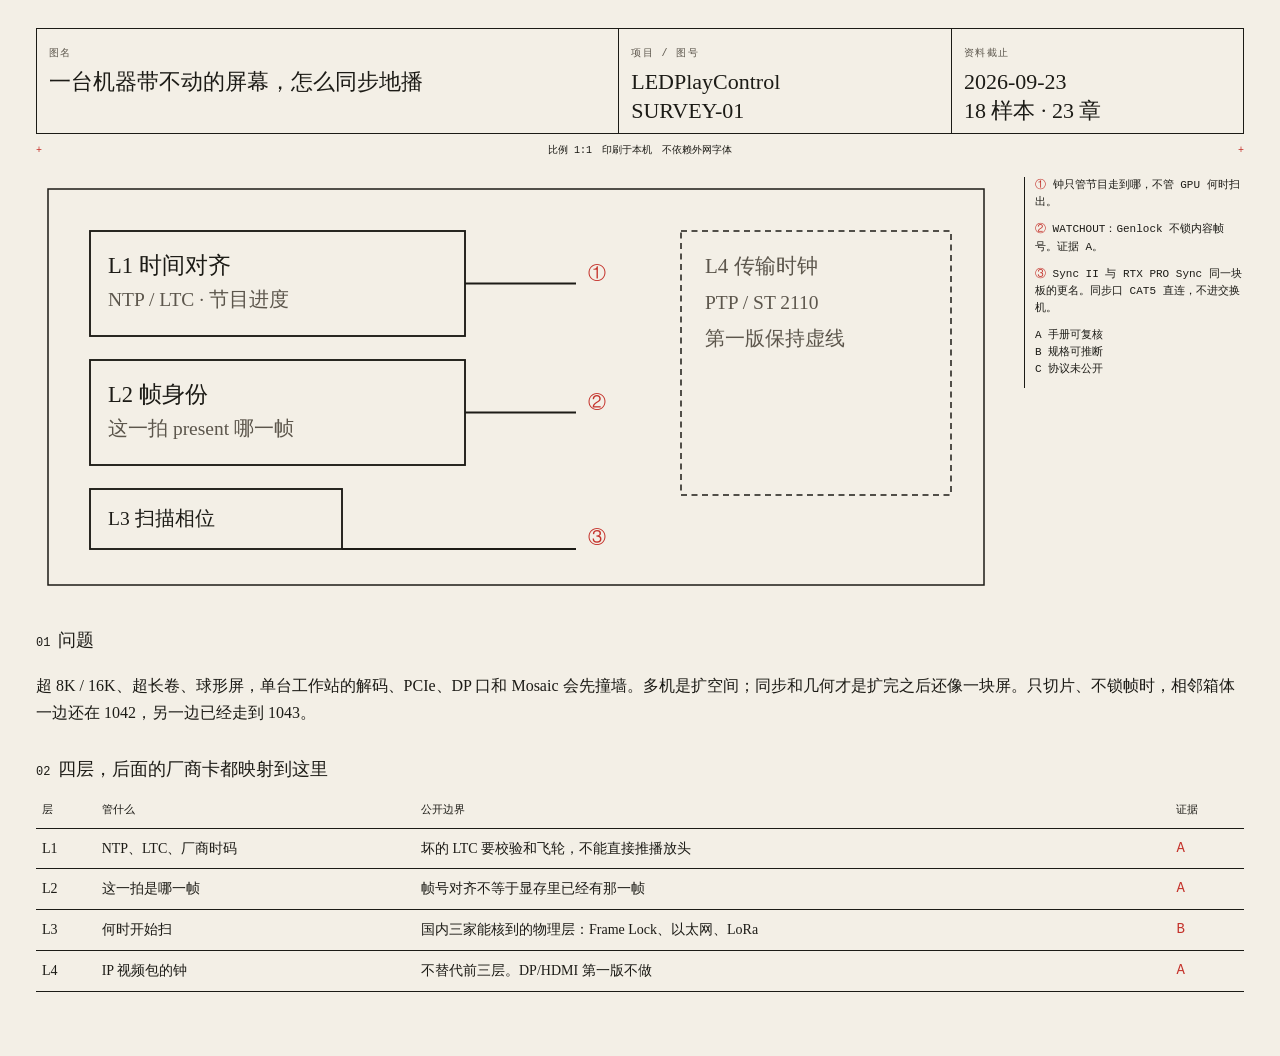
<file: research/design-round-01/sheet.html>
<!DOCTYPE html>
<html lang="zh-CN">
<head>
  <meta charset="UTF-8" />
  <title>图纸 · LED 播控调研</title>
  <style>
    :root {
      --paper: #f3efe6;
      --ink: #1c1b16;
      --red: #c4312a;
      --rule: #1c1b16;
      --mute: #5c564c;
      --mono: "Cascadia Mono", Consolas, "Courier New", monospace;
      --song: SimSun, "Songti SC", "NSimSun", serif;
    }
    * { box-sizing: border-box; }
    body {
      margin: 0;
      background: var(--paper);
      color: var(--ink);
      font-family: var(--song);
      font-size: 16px;
      line-height: 1.7;
    }
    .sheet { padding: 28px 36px 64px; }
    .titleblock {
      display: grid;
      grid-template-columns: 1.4fr .8fr .7fr;
      border: 1.5px solid var(--ink);
    }
    .titleblock div { padding: 8px 12px; border-right: 1px solid var(--ink); }
    .titleblock div:last-child { border-right: 0; }
    .lbl { font-family: var(--mono); font-size: 10px; letter-spacing: .14em; color: var(--mute); }
    .titleblock strong { display: block; font-weight: 400; font-size: 22px; line-height: 1.3; margin-top: 4px; }
    .marks { display: flex; justify-content: space-between; font-family: var(--mono); font-size: 10px; margin: 8px 0 18px; }
    .cross { color: var(--red); }
    .stage { display: grid; grid-template-columns: 1fr 220px; gap: 28px; align-items: start; }
    svg { width: 100%; height: auto; display: block; }
    .note { font-family: var(--mono); font-size: 11px; line-height: 1.55; border-left: 1px solid var(--ink); padding-left: 10px; }
    .note p { margin: 0 0 10px; }
    .note b { font-weight: 400; color: var(--red); }
    h2 { font-size: 18px; font-weight: 400; margin: 28px 0 8px; }
    .num { font-family: var(--mono); font-size: 12px; margin-right: 8px; }
    table { width: 100%; border-collapse: collapse; font-size: 14px; }
    th, td { border-bottom: 1px solid var(--ink); text-align: left; padding: 8px 6px; vertical-align: top; font-weight: 400; }
    th { font-family: var(--mono); font-size: 11px; }
    .grade { font-family: var(--mono); color: var(--red); }
  </style>
</head>
<body>
  <div class="sheet">
    <header class="titleblock">
      <div><span class="lbl">图名</span><strong>一台机器带不动的屏幕，怎么同步地播</strong></div>
      <div><span class="lbl">项目 / 图号</span><strong>LEDPlayControl<br>SURVEY-01</strong></div>
      <div><span class="lbl">资料截止</span><strong>2026-09-23<br>18 样本 · 23 章</strong></div>
    </header>
    <div class="marks"><span class="cross">+</span><span>比例 1:1　印刷于本机　不依赖外网字体</span><span class="cross">+</span></div>
    <div class="stage">
      <svg viewBox="0 0 640 280" role="img" aria-label="四层同步线框">
        <rect x="8" y="8" width="624" height="264" fill="none" stroke="#1c1b16"/>
        <g fill="none" stroke="#1c1b16" stroke-width="1.25">
          <rect x="36" y="36" width="250" height="70"/>
          <rect x="36" y="122" width="250" height="70"/>
          <rect x="36" y="208" width="168" height="40"/>
          <path d="M286 71 H360 M286 157 H360"/>
          <path d="M204 248 H360"/>
        </g>
        <g font-family="SimSun, serif" font-size="15" fill="#1c1b16">
          <text x="48" y="64">L1 时间对齐</text>
          <text x="48" y="86" font-size="13" fill="#5c564c">NTP / LTC · 节目进度</text>
          <text x="48" y="150">L2 帧身份</text>
          <text x="48" y="172" font-size="13" fill="#5c564c">这一拍 present 哪一帧</text>
          <text x="48" y="232" font-size="13">L3 扫描相位</text>
        </g>
        <g font-family="Cascadia Mono, Consolas, monospace" font-size="12" fill="#c4312a">
          <text x="368" y="68">①</text>
          <text x="368" y="154">②</text>
          <text x="368" y="244">③</text>
        </g>
        <g fill="none" stroke="#1c1b16" stroke-dasharray="4 3">
          <rect x="430" y="36" width="180" height="176"/>
        </g>
        <text x="446" y="64" font-family="SimSun, serif" font-size="14" fill="#5c564c">L4 传输时钟</text>
        <text x="446" y="88" font-family="SimSun, serif" font-size="13" fill="#5c564c">PTP / ST 2110</text>
        <text x="446" y="112" font-family="SimSun, serif" font-size="13" fill="#5c564c">第一版保持虚线</text>
      </svg>
      <aside class="note">
        <p><b>①</b> 钟只管节目走到哪，不管 GPU 何时扫出。</p>
        <p><b>②</b> WATCHOUT：Genlock 不锁内容帧号。证据 A。</p>
        <p><b>③</b> Sync II 与 RTX PRO Sync 同一块板的更名。同步口 CAT5 直连，不进交换机。</p>
        <p>A 手册可复核<br>B 规格可推断<br>C 协议未公开</p>
      </aside>
    </div>
    <h2><span class="num">01</span>问题</h2>
    <p>超 8K / 16K、超长卷、球形屏，单台工作站的解码、PCIe、DP 口和 Mosaic 会先撞墙。多机是扩空间；同步和几何才是扩完之后还像一块屏。只切片、不锁帧时，相邻箱体一边还在 1042，另一边已经走到 1043。</p>
    <h2><span class="num">02</span>四层，后面的厂商卡都映射到这里</h2>
    <table>
      <thead><tr><th>层</th><th>管什么</th><th>公开边界</th><th>证据</th></tr></thead>
      <tbody>
        <tr><td>L1</td><td>NTP、LTC、厂商时码</td><td>坏的 LTC 要校验和飞轮，不能直接推播放头</td><td class="grade">A</td></tr>
        <tr><td>L2</td><td>这一拍是哪一帧</td><td>帧号对齐不等于显存里已经有那一帧</td><td class="grade">A</td></tr>
        <tr><td>L3</td><td>何时开始扫</td><td>国内三家能核到的物理层：Frame Lock、以太网、LoRa</td><td class="grade">B</td></tr>
        <tr><td>L4</td><td>IP 视频包的钟</td><td>不替代前三层。DP/HDMI 第一版不做</td><td class="grade">A</td></tr>
      </tbody>
    </table>
  </div>
</body>
</html>
</file>
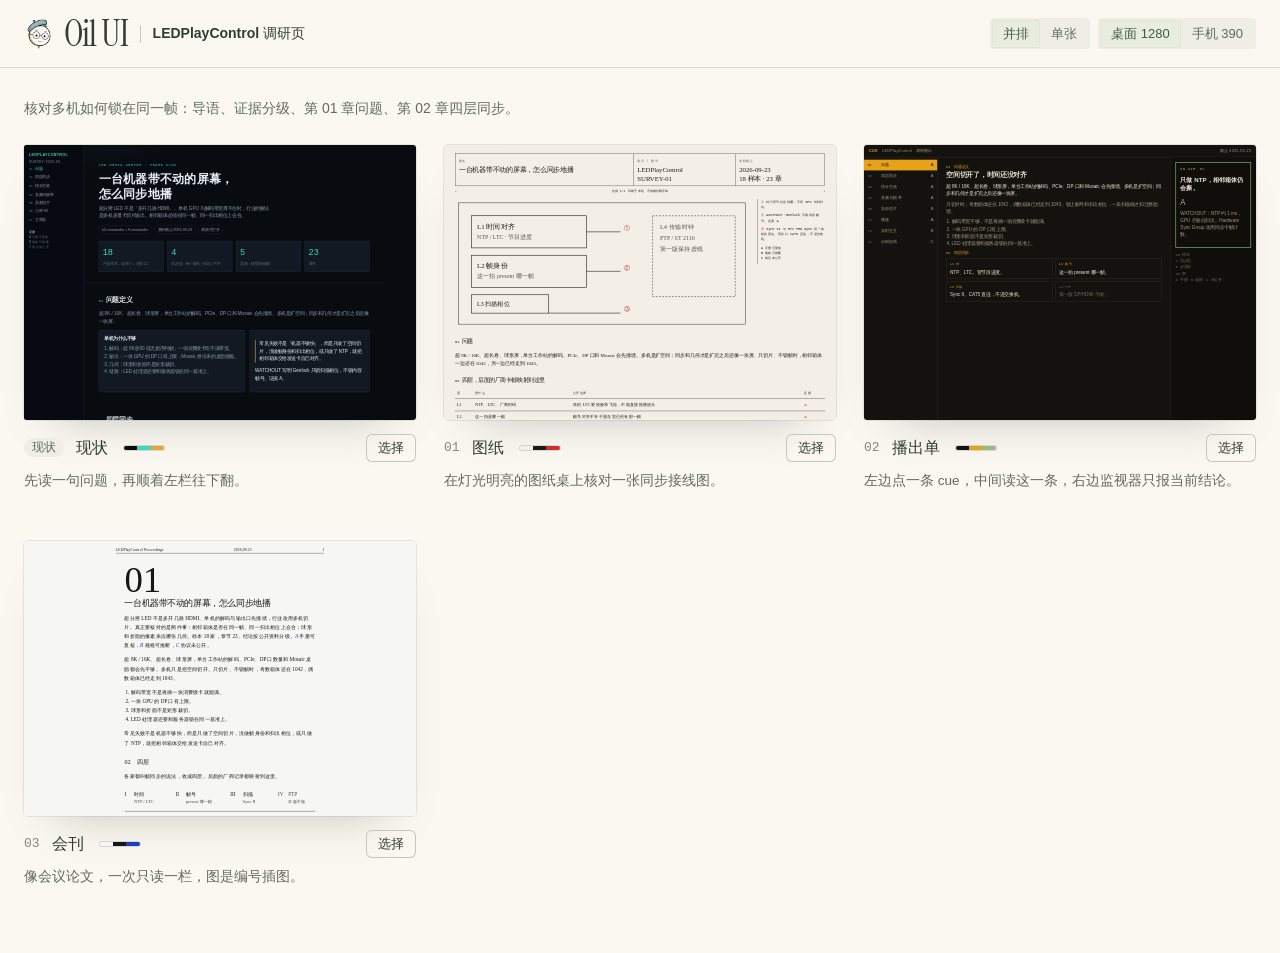
<file: research/design-round-01/style-explorer.html>
<!doctype html>
<html><head><meta charset="utf-8"><meta http-equiv="Content-Security-Policy" content="connect-src 'none'"><meta name="viewport" content="width=device-width,initial-scale=1"><title></title><link rel="icon" type="image/png" href="[data-uri]"><style>
@font-face{font-family:"Instrument Serif";src:url("[data-uri]") format("truetype");font-style:normal;font-weight:400;font-display:swap}
:root{--canvas:#faf8f1;--surface:#faf8f1;--well:#eeeee5;--raised:#faf8f1;--line:#dcded3;--line-2:#c2c9bc;--text:#303c35;--soft:#606b60;--faint:#81897e;--ink:#303c35;--accent:#435a47;--chip:#e8eddf;--hl:#ffe28a;--bar-h:68px;--sans:-apple-system,BlinkMacSystemFont,"Inter","PingFang SC","Hiragino Sans GB","Microsoft YaHei",sans-serif;--mono:ui-monospace,"SF Mono","JetBrains Mono",Menlo,Consolas,monospace;--brand:"Instrument Serif",Georgia,serif;color-scheme:light;font-family:var(--sans);color:var(--text);background:var(--canvas);font-synthesis:none;-webkit-font-smoothing:antialiased;font-variant-numeric:tabular-nums;
 /* 动效：咔嗒用于控件，滑行用于画面与切换，弹出用于确认；弹簧曲线由刚度/阻尼采样 */
 --snap:cubic-bezier(.2,.9,.25,1.04);--snap-d:330ms;--glide:cubic-bezier(.2,.8,.2,1);--glide-d:440ms;--pop:cubic-bezier(.3,1.5,.5,1);--exit:cubic-bezier(.4,0,1,1)}
@supports (transition-timing-function:linear(0,1)){:root{
 --snap:linear(0,.058,.186,.339,.491,.626,.739,.827,.893,.941,.973,.994,1.005,1.011,1.013,1.013,1.012,1.01,1.008,1.006,1);
 --glide:linear(0,.028,.097,.186,.286,.384,.48,.565,.644,.71,.768,.816,.856,.889,.915,.936,.953,.966,.976,.983,.989,.993,1);
 --pop:linear(0,.087,.289,.533,.765,.954,1.084,1.156,1.176,1.161,1.126,1.083,1.042,1.009,.986,.973,.969,.971,.977,.985,.992,.998,1.002,1.005,1.005,1.005,1)}}
*{box-sizing:border-box}body{margin:0;min-width:320px;background:var(--canvas)}h1,h2,p,dl,dd{margin:0}button,textarea,input{font:inherit;color:inherit}button{background:none;border:0;padding:0;cursor:pointer;-webkit-tap-highlight-color:transparent}:focus-visible{outline:2px solid var(--accent);outline-offset:3px}[hidden]{display:none!important}

.bar{position:sticky;top:0;z-index:10;min-height:68px;display:grid;grid-template-columns:minmax(0,1fr) auto;align-items:center;gap:14px;padding:14px 24px;background:var(--canvas);border-bottom:1px solid var(--line);view-transition-name:bar}
.bar-l{display:flex;align-items:center;gap:12px;min-width:0}
.brand{display:flex;align-items:center;gap:10px;flex:none;color:var(--ink);text-decoration:none}.brand img{width:30px;height:30px;display:block;transition:transform .5s var(--snap)}.brand:hover img{transform:rotate(-10deg) scale(1.06)}.brand:focus-visible{outline:2px solid var(--accent);outline-offset:4px;border-radius:6px}
.wm{font-family:var(--brand);font-size:36px;line-height:1;font-weight:400;letter-spacing:-.025em;white-space:nowrap}.pro-badge{align-self:center;margin-left:-2px;padding:4px 6px;border-radius:3px;background:var(--chip);color:var(--accent);font-family:var(--sans);font-size:10px;font-weight:600;line-height:1;letter-spacing:.08em}
.sep{width:1px;height:18px;background:var(--line-2);flex:none}.proj{font-size:14px;font-weight:600;white-space:nowrap;overflow:hidden;text-overflow:ellipsis}
.bar-c{display:flex;gap:8px;flex-wrap:wrap;min-width:0}
.seg{position:relative;display:flex;padding:2px;border-radius:4px;background:var(--well)}
.seg button{position:relative;z-index:1;font-size:13px;line-height:1.5;padding:4px 11px;border-radius:3px;color:var(--soft);white-space:nowrap;transition:color .2s}.seg button:hover{color:var(--text)}.seg button[aria-pressed=true]{color:var(--accent)}
.thumb{position:absolute;left:0;top:0;width:0;border-radius:3px;background:var(--chip);box-shadow:inset 0 0 0 .5px #435a4714;transition:transform var(--snap-d) var(--snap),width var(--snap-d) var(--snap)}

.intro{max-width:1840px;margin:0 auto;padding:28px 24px 0}.intro p{font-size:14px;line-height:1.75;color:var(--soft);max-width:68ch}

.grid{max-width:1840px;margin:0 auto;padding:24px 24px 64px;display:grid;grid-template-columns:repeat(var(--cols,3),minmax(0,1fr));gap:48px 28px;align-items:start}
.grid.first .card,.intro.first{animation:rise .7s var(--glide) both;animation-delay:calc(var(--i,0) * 70ms + 60ms)}
.card{min-width:0;display:flex;flex-direction:column}
.cap{display:flex;align-items:center;gap:12px;padding-top:14px}.cap .no{font-family:var(--mono);font-size:13px;color:var(--faint);transition:color .2s}.cap .name{font-size:16px;font-weight:600;line-height:1.4;min-width:0;white-space:nowrap;overflow:hidden;text-overflow:ellipsis}.cap .strip-mini{margin:0 auto 0 4px;width:40px;flex:none}.cap .no.base{flex:none;white-space:nowrap;font-family:inherit;font-size:12px;font-weight:600;line-height:1.6;padding:0 8px;border-radius:99px;background:var(--well);color:var(--soft)}
.lede{margin-top:8px;font-size:13.5px;line-height:1.7;color:var(--soft);display:-webkit-box;-webkit-line-clamp:2;-webkit-box-orient:vertical;overflow:hidden}
.name{font-size:19px;line-height:1.35;font-weight:600;overflow-wrap:anywhere}.strip-mini{display:flex;height:4px;width:96px;margin-top:9px;border-radius:2px;overflow:hidden;box-shadow:0 0 0 1px #0000001f}.strip-mini i{flex:1}
.frame{position:relative;background:var(--surface);border-radius:4px;box-shadow:0 0 0 1px #00000014,0 24px 48px -30px #00000040;transition:box-shadow .25s,transform .45s var(--glide)}.frame:hover{box-shadow:0 0 0 1px #0000002e,0 36px 64px -30px #00000052;transform:translateY(-3px)}.frame:active{transform:translateY(-1px) scale(.995);transition-duration:.25s,.12s}.frame[data-viewport=mobile]{padding:20px 0;background:var(--well)}
.peek{position:absolute;inset:auto 0 0 0;z-index:2;padding:10px 12px;font-size:12.5px;color:#fff;background:linear-gradient(transparent,#000b);opacity:0;transform:translateY(6px);transition:opacity .18s,transform .3s var(--glide);pointer-events:none;border-radius:0 0 4px 4px}.frame:hover .peek,.hit:focus-visible~.peek{opacity:1;transform:none}
.stage{position:relative;overflow:hidden;margin:0 auto;border-radius:3px;background:#ebebeb}.stage iframe,.stage img{position:absolute;left:0;top:0;border:0;display:block;transform-origin:top left;background:#fff;opacity:0;transition:opacity .4s ease-out}.stage.ready iframe,.stage.ready img{opacity:1}.stage iframe{pointer-events:none}.stage img{object-fit:contain;background:#ebebeb}
.hit{position:absolute;inset:0;width:100%;height:100%;z-index:1;border-radius:4px;cursor:zoom-in}.hit:focus-visible{outline-offset:-2px}
.service-note{position:absolute;inset:0;z-index:2;display:flex;align-items:center;justify-content:center;padding:20px;background:var(--canvas);overflow:auto;pointer-events:none}
.service-message{width:100%;max-width:440px;min-width:0;margin:auto;font-size:14px;line-height:1.7;color:var(--soft)}.service-message h3{margin:0 0 6px;font-size:16px;font-weight:600;color:var(--text)}
.service-command{display:flex;flex-wrap:wrap;align-items:flex-start;gap:8px;margin-top:16px;pointer-events:auto}.service-command code{flex:1 1 200px;min-width:0;padding:6px 10px;border-radius:6px;background:var(--well);font-family:var(--mono);font-size:12.5px;line-height:1.6;white-space:pre-wrap;overflow-wrap:anywhere;user-select:all}.service-command .tool{flex:none;background:var(--raised)}
.stage.offline .static{display:none}
.slide .static{display:none}.static{position:absolute;left:10px;bottom:10px;z-index:2;font-size:12.5px;line-height:1.4;padding:3px 8px;border-radius:4px;background:#000c;color:#ddd;pointer-events:none}
.pick-mark{position:absolute;top:10px;right:10px;z-index:3;display:none;align-items:center;gap:6px;padding:4px 10px 4px 8px;border-radius:99px;background:var(--ink);color:#fff;font-size:13px;font-weight:600;line-height:1.4;box-shadow:0 6px 16px #0000003d;pointer-events:none;transform-origin:85% 50%}.pick-mark::before{content:"";width:8px;height:8px;border-radius:50%;background:var(--hl)}
.is-chosen .pick-mark{display:inline-flex}.is-chosen .frame{box-shadow:0 0 0 2px var(--ink),0 30px 60px -30px #00000052}.is-chosen .cap .no{color:var(--text)}

.spec{display:grid;grid-template-columns:max-content minmax(0,1fr);gap:10px 12px;font-size:13px;line-height:1.6}.spec dt{color:var(--faint)}.spec dd{color:var(--soft);min-width:0;overflow-wrap:anywhere}
.pick{display:inline-flex;align-items:center;justify-content:center;gap:8px;font-size:14px;line-height:1.5;padding:8px 16px;border-radius:8px;box-shadow:inset 0 0 0 1px var(--line-2);color:var(--text);white-space:nowrap;transition:background .2s,color .2s,box-shadow .2s,transform .35s var(--snap)}.pick:hover{background:var(--chip)}.pick:active{transform:scale(.96);transition-duration:.2s,.2s,.2s,.08s}
.pick kbd{font-family:var(--mono);font-size:12px;color:var(--faint);padding:0 5px;border-radius:4px;box-shadow:inset 0 0 0 1px var(--line-2);transition:color .2s,box-shadow .2s}
.pick[data-on]{background:var(--accent);color:#fff;box-shadow:none}.pick[data-on]:hover{background:var(--ink)}.pick[data-on] kbd{color:var(--chip);box-shadow:inset 0 0 0 1px #ffffff40}
.pick[data-on]::before{content:"";width:9px;height:5px;margin:-3px 1px 0 0;border-left:1.6px solid;border-bottom:1.6px solid;transform:rotate(-45deg)}
.cap .pick{flex:none;font-size:13px;padding:4px 12px;border-radius:6px}

.loupe{position:fixed;top:var(--bar-h);left:0;right:0;bottom:0;display:grid;grid-template-columns:minmax(0,1fr) 300px;grid-template-rows:minmax(0,1fr)}
.view{position:relative;min-width:0;min-height:0;display:flex;flex-direction:column}
.surface{position:relative;flex:1;min-height:0;overflow:clip}
.track{display:flex;height:100%;transition:transform var(--glide-d) var(--glide)}
.slide{flex:0 0 100%;min-width:0;height:100%;overflow:auto;padding:20px 72px;display:flex;justify-content:center;align-items:center}.slide[data-zoom=actual]{display:block}
.slide .stage{flex:none;box-shadow:0 0 0 1px #00000014,0 40px 80px -40px #00000059;transition:transform var(--glide-d) var(--glide),opacity var(--glide-d) ease-out}.slide:not(.is-current) .stage{transform:scale(.92);opacity:.4}.slide.is-current .stage iframe{pointer-events:auto}
.nav{position:absolute;top:50%;z-index:2;width:44px;height:44px;margin-top:-22px;border-radius:50%;display:grid;place-items:center;font-size:18px;background:#ffffffd9;color:var(--ink);box-shadow:0 0 0 1px #00000014,0 8px 24px -6px #00000033;backdrop-filter:blur(8px);opacity:.85;transition:opacity .2s,transform .35s var(--snap)}.nav:hover{opacity:1}.nav:active{transform:scale(.9);transition-duration:.2s,.08s}.nav.prev{left:14px}.nav.next{right:14px}.nav:disabled{opacity:0;pointer-events:none;transform:scale(.8)}
.info{grid-row:1;grid-column:2;overflow:auto;border-left:1px solid var(--line);background:var(--surface);display:flex;flex-direction:column;view-transition-name:info}
.film{position:relative;display:grid;gap:2px;padding:10px;border-bottom:1px solid var(--line)}
.film-ind{position:absolute;left:0;top:0;width:0;height:0;border-radius:8px;background:var(--chip);box-shadow:inset 0 0 0 1px var(--line);transition:transform var(--snap-d) var(--snap),width var(--snap-d) var(--snap),height var(--snap-d) var(--snap)}
.film button{position:relative;z-index:1;display:grid;grid-template-columns:auto minmax(0,1fr);align-items:center;gap:3px 10px;padding:7px 10px;border-radius:8px;color:var(--soft);text-align:left;transition:color .2s,background .15s}.film button:hover{color:var(--text)}.film button:not([aria-current=true]):hover{background:#00000006}.film button[aria-current=true]{color:var(--text)}
.film .fn{font-family:var(--mono);font-size:12.5px;color:var(--faint);grid-row:span 2}.film .ft{font-size:13.5px;font-weight:500;white-space:nowrap;overflow:hidden;text-overflow:ellipsis}.film .strip-mini{margin:0;width:48px;height:3px}
.film .ft.chosen::after{content:"";width:6px;height:6px;border-radius:50%;background:var(--ink);display:inline-block;margin-left:8px;vertical-align:middle}
.info-body{padding:20px 20px 24px;display:flex;flex-direction:column;gap:16px}
.idx{font-size:48px;line-height:.9;font-weight:200;letter-spacing:-.02em;color:var(--faint)}.info .name{font-size:20px;line-height:1.35;margin-top:-6px}.north{font-size:14px;line-height:1.7;color:var(--text)}
.big-sw{display:grid;gap:6px}.big-sw div{display:grid;grid-template-columns:32px 1fr;align-items:center;gap:10px;font-family:var(--mono);font-size:12.5px;color:var(--soft)}.big-sw i{height:20px;border-radius:4px;box-shadow:inset 0 0 0 1px #00000017}
.info .pick{align-self:stretch;padding:8px 14px;font-size:13.5px}
.tools{display:flex;gap:10px;flex-wrap:wrap;align-items:center}.tool{font-size:13px;padding:5px 12px;border-radius:6px;color:var(--soft);box-shadow:inset 0 0 0 1px var(--line-2);transition:color .15s,background .2s}.tool:hover{color:var(--text)}.tool[aria-pressed=true]{background:var(--accent);color:#fff;box-shadow:none}
.hint{font-size:12px;line-height:1.9;color:var(--faint)}.hint kbd{font-family:var(--mono);font-size:12px;padding:0 5px;border-radius:4px;box-shadow:inset 0 0 0 1px var(--line-2);color:var(--soft)}


.toast{position:fixed;left:50%;bottom:24px;z-index:40;display:flex;align-items:center;gap:12px;max-width:min(560px,calc(100vw - 32px));padding:10px 16px 10px 12px;border-radius:12px;background:var(--ink);color:#fff;box-shadow:0 18px 44px -10px #00000066;font-size:13.5px;line-height:1.5;opacity:0;transform:translate(-50%,14px) scale(.96);pointer-events:none;transition:opacity .16s var(--exit),transform .2s var(--exit)}
.toast.show{opacity:1;transform:translate(-50%,0);pointer-events:auto;transition:opacity .18s ease-out,transform var(--snap-d) var(--snap)}
.toast .tick{flex:none;width:22px;height:22px;border-radius:50%;background:var(--hl);display:grid;place-items:center}.toast .tick::before{content:"";width:8px;height:4px;margin-top:-2px;border-left:1.6px solid var(--ink);border-bottom:1.6px solid var(--ink);transform:rotate(-45deg)}.toast[data-fail] .tick{background:#c2462e}.toast[data-fail] .tick::before{width:2px;height:9px;margin:0;border:0;background:#fff;transform:none}
.toast b{font-weight:600;min-width:0}.toast code{flex:1;font-family:var(--mono);font-size:12.5px;color:#a8a8a8;min-width:0;overflow:hidden;text-overflow:ellipsis;white-space:nowrap;user-select:all}.toast[data-fail] code{white-space:pre-wrap}

.empty{max-width:560px;margin:18vh auto;padding:24px;text-align:center;font-size:15px;line-height:1.8;color:var(--soft)}

@keyframes rise{from{opacity:0;transform:translateY(16px)}}
@keyframes vt-out{to{opacity:0;transform:scale(.97)}}
@keyframes vt-in{from{opacity:0;transform:scale(.98)}}
@keyframes info-in{from{transform:translateX(100%)}}
@keyframes info-out{to{transform:translateX(100%)}}
/* 并排与单张之间、视口变化用页面过渡：同一方向的画面从卡片放大到单张，其他卡片淡出，侧栏从右侧滑入 */
::view-transition-group(*){animation-duration:var(--glide-d);animation-timing-function:var(--glide)}
::view-transition-old(*),::view-transition-new(*){height:100%;object-fit:cover;object-position:50% 0}
::view-transition-old(root),::view-transition-new(root){animation-duration:.2s}
::view-transition-old(*):only-child{animation:vt-out .18s var(--exit) both}
::view-transition-new(*):only-child{animation:vt-in .3s .08s ease-out both}
::view-transition-new(info):only-child{animation:info-in var(--glide-d) var(--glide) both}
::view-transition-old(info):only-child{animation:info-out .22s var(--exit) both}
::view-transition-old(bar){display:none}::view-transition-new(bar){animation:none}
/* 视口和缩放只改变形状与位置：外框直接变形，内容不做叠影 */
html[data-vt=reshape]::view-transition-old(*){animation:none;opacity:0}
html[data-vt=reshape]::view-transition-new(*){animation:none}
html[data-vt=reshape]::view-transition-old(*):only-child{animation:vt-out .18s var(--exit) both;opacity:1}
html[data-vt=reshape]::view-transition-new(*):only-child{animation:vt-in .3s .08s ease-out both}

@media(max-width:1180px){.grid{--cols:2!important}.bar{grid-template-columns:minmax(0,1fr) auto;row-gap:10px}.loupe{grid-template-columns:minmax(0,1fr) 280px}}
@media(max-width:760px){.bar{grid-template-columns:1fr;padding:10px 16px}.bar-c .seg{min-width:0}.bar-c .seg button{padding-inline:9px}.bar-c{flex-wrap:wrap}.intro{padding:24px 16px 0}.grid{--cols:1!important;padding:24px 16px 48px;gap:48px}.loupe{position:static;display:flex;flex-direction:column}.surface{flex:none}.track{height:auto;align-items:flex-start}.slide{height:auto;padding:16px 12px}.info{border-left:0;border-top:1px solid var(--line)}.film{display:flex;overflow-x:auto}.film button{flex:none}.info-body{padding:20px 16px}.nav{display:none}}
@media(prefers-reduced-motion:reduce){*,*::before,*::after{transition-duration:0s!important;animation-duration:0s!important;animation-delay:0s!important}.frame:hover{transform:none}}
</style></head><body>
<header class="bar" id="bar" hidden>
 <div class="bar-l"><a class="brand" href="https://www.oiloil.org" target="_blank" rel="noopener" data-i18n-title="brandTitle" data-i18n-aria-label="brandLabel"><img src="[data-uri]" alt=""><span class="wm">Oil UI</span><span id="pro-badge" class="pro-badge">PRO</span></a><span class="sep" aria-hidden="true"></span><span class="proj" id="project"></span></div>
 <div class="bar-c">
  <div class="seg" role="group" data-i18n-aria-label="layoutLabel"><span class="thumb" aria-hidden="true"></span><button type="button" data-layout="compare" aria-pressed="true" data-i18n="compare"></button><button type="button" data-layout="loupe" aria-pressed="false" data-i18n="loupe"></button></div>
  <div class="seg" role="group" data-i18n-aria-label="viewportLabel"><span class="thumb" aria-hidden="true"></span><button type="button" data-viewport="desktop" aria-pressed="true" data-i18n="desktop"></button><button type="button" data-viewport="mobile" aria-pressed="false" data-i18n="mobile"></button></div>
 </div>
</header>
<div id="compare-view" hidden>
 <section class="intro"><p id="brief"></p></section>
 <main id="grid" class="grid" data-i18n-aria-label="candidates"></main>
</div>
<main id="loupe" class="loupe" hidden data-i18n-aria-label="singleView">
 <div class="view">
  <button type="button" class="nav prev" id="prev" data-i18n-aria-label="previous">←</button>
  <div id="surface" class="surface"><div id="track" class="track"></div></div>
  <button type="button" class="nav next" id="next" data-i18n-aria-label="next">→</button>
 </div>
 <aside id="info" class="info"><nav id="film" class="film" data-i18n-aria-label="switchDirection"></nav><div id="info-body" class="info-body" aria-live="polite"></div></aside>
</main>
<div id="empty" class="empty" hidden data-i18n="empty"></div>
<div id="toast" class="toast" role="status" aria-live="polite"><span class="tick"></span><b></b><code></code></div>
<script>
const DATA = {"schemaVersion": 1, "project": "LEDPlayControl 调研页", "brief": "核对多机如何锁在同一帧：导语、证据分级、第 01 章问题、第 02 章四层同步。", "round": "01", "lang": "zh", "candidates": [{"id": "baseline", "name": "现状", "concept": "先读一句问题，再顺着左栏往下翻。", "typography": "微软雅黑标题 40px，正文 15px，章号 Cascadia Mono", "palette": ["#080b10", "#3ad7c4", "#e2a73a"], "traits": ["左侧章节栏", "首屏大标题加四格统计", "青色强调"], "kind": "html", "content": "\u003c!DOCTYPE html>\n\u003chtml lang=\"zh-CN\">\n\u003chead>\u003cmeta http-equiv=\"Content-Security-Policy\" content=\"default-src 'none'; style-src 'unsafe-inline'; img-src data:; font-src data:; media-src data:; script-src 'none'; form-action 'none'; base-uri 'none'; object-src 'none'\">\n  \u003cmeta charset=\"UTF-8\" />\n  \u003ctitle>现状 · LED 播控调研\u003c/title>\n  \u003cstyle>\n    :root {\n      --bg: #080b10;\n      --elev: #121922;\n      --line: #243140;\n      --cyan: #3ad7c4;\n      --amber: #e2a73a;\n      --text: #e7eef5;\n      --muted: #8c9aab;\n      --faint: #5c6b7c;\n      --mono: \"Cascadia Mono\", Consolas, monospace;\n      --sans: \"Microsoft YaHei UI\", \"PingFang SC\", \"Segoe UI\", sans-serif;\n    }\n    * { box-sizing: border-box; }\n    body {\n      margin: 0;\n      background:\n        radial-gradient(900px 420px at 12% -10%, rgba(58,215,196,.08), transparent 50%),\n        var(--bg);\n      color: var(--text);\n      font-family: var(--sans);\n      font-size: 15px;\n      line-height: 1.65;\n    }\n    a { color: var(--cyan); text-decoration: none; }\n    .nav {\n      position: fixed; top: 0; left: 0; bottom: 0; width: 196px;\n      padding: 24px 16px; border-right: 1px solid var(--line);\n      background: rgba(8,11,16,.94);\n    }\n    .brand { font-size: 12px; font-weight: 700; letter-spacing: .08em; color: var(--cyan); text-transform: uppercase; }\n    .brand small { display: block; margin-top: 4px; color: var(--muted); letter-spacing: .16em; font-size: 10px; font-weight: 400; }\n    .nav a { display: block; color: var(--muted); font-size: 12px; padding: 4px 0; }\n    .nav a.on { color: var(--cyan); }\n    .idx { font-family: var(--mono); font-size: 10px; color: var(--faint); margin-right: 8px; }\n    .legend { margin-top: 16px; font-size: 11px; color: var(--faint); line-height: 1.5; }\n    .wrap { margin-left: 196px; }\n    .hero { padding: 56px 48px 36px; border-bottom: 1px solid var(--line); max-width: 980px; }\n    .kicker { font-family: var(--mono); font-size: 11px; letter-spacing: .2em; text-transform: uppercase; color: var(--cyan); }\n    h1 { font-size: 40px; line-height: 1.2; font-weight: 700; margin: 12px 0; letter-spacing: 0; }\n    .lede { color: var(--muted); max-width: 68ch; margin: 0 0 18px; }\n    .chips { display: flex; flex-wrap: wrap; gap: 8px; margin-bottom: 22px; }\n    .chip { border: 1px solid var(--line); border-radius: 999px; padding: 4px 10px; font-size: 12px; color: var(--muted); }\n    .stats { display: grid; grid-template-columns: repeat(4, 1fr); gap: 12px; }\n    .stat { background: var(--elev); border: 1px solid var(--line); padding: 14px 12px; }\n    .stat b { display: block; font-family: var(--mono); font-size: 28px; color: var(--cyan); font-weight: 500; }\n    .stat span { color: var(--faint); font-size: 12px; }\n    section { padding: 36px 48px 8px; max-width: 980px; }\n    .sec-num { font-family: var(--mono); color: var(--cyan); font-size: 12px; margin-right: 8px; }\n    h2 { display: inline; font-size: 22px; }\n    .lead { color: var(--muted); }\n    .grid { display: grid; grid-template-columns: 1.1fr .9fr; gap: 16px; margin: 16px 0 28px; }\n    .panel { background: var(--elev); border: 1px solid var(--line); padding: 16px; }\n    h3 { margin: 0 0 8px; font-size: 15px; }\n    ol { margin: 0; padding-left: 18px; color: var(--muted); }\n    .callout { border-left: 2px solid var(--amber); padding-left: 12px; color: var(--text); }\n    .layers { display: grid; grid-template-columns: repeat(4, 1fr); gap: 10px; margin-top: 14px; }\n    .layer { border: 1px solid var(--line); padding: 12px; background: var(--elev); }\n    .layer.off { opacity: .55; }\n    .layer i { display: block; font-style: normal; font-family: var(--mono); font-size: 11px; color: var(--cyan); margin-bottom: 6px; }\n    .layer.off i { color: var(--faint); }\n  \u003c/style>\n\u003c/head>\n\u003cbody>\n  \u003cnav class=\"nav\">\n    \u003cdiv class=\"brand\">LEDPlayControl\u003csmall>Survey 2026.09\u003c/small>\u003c/div>\n    \u003ca class=\"on\" href=\"#problem\">\u003cspan class=\"idx\">01\u003c/span>问题\u003c/a>\n    \u003ca href=\"#stack\">\u003cspan class=\"idx\">02\u003c/span>四层同步\u003c/a>\n    \u003ca href=\"#problem\">\u003cspan class=\"idx\">03\u003c/span>指令生效\u003c/a>\n    \u003ca href=\"#problem\">\u003cspan class=\"idx\">04\u003c/span>音频与帧率\u003c/a>\n    \u003ca href=\"#problem\">\u003cspan class=\"idx\">05\u003c/span>异形切片\u003c/a>\n    \u003ca href=\"#problem\">\u003cspan class=\"idx\">06\u003c/span>三种 3D\u003c/a>\n    \u003ca href=\"#problem\">\u003cspan class=\"idx\">07\u003c/span>主界面\u003c/a>\n    \u003cdiv class=\"legend\">\u003cb style=\"color:#8c9aab\">证据\u003c/b>\u003cbr>A 手册可复核\u003cbr>B 规格可推断\u003cbr>C 协议未公开\u003c/div>\n  \u003c/nav>\n  \u003cdiv class=\"wrap\">\n    \u003cheader class=\"hero\">\n      \u003cdiv class=\"kicker\">LED media server · frame sync\u003c/div>\n      \u003ch1>一台机器带不动的屏幕，\u003cbr>怎么同步地播\u003c/h1>\n      \u003cp class=\"lede\">超分辨 LED 不是「多开几路 HDMI」。单机 GPU 与解码带宽撑不住时，行业的解法是多机多显卡切片输出。相邻箱体必须在同一帧、同一扫出相位上会合。\u003c/p>\n      \u003cdiv class=\"chips\">\n        \u003cspan class=\"chip\">kCommander = Kommander\u003c/span>\n        \u003cspan class=\"chip\">资料截止 2026-09-23\u003c/span>\n        \u003cspan class=\"chip\">离线可打开\u003c/span>\n      \u003c/div>\n      \u003cdiv class=\"stats\">\n        \u003cdiv class=\"stat\">\u003cb>18\u003c/b>\u003cspan>产品样本，深潜 7 + 对照 11\u003c/span>\u003c/div>\n        \u003cdiv class=\"stat\">\u003cb>4\u003c/b>\u003cspan>同步层：钟 / 帧号 / 扫出 / PTP\u003c/span>\u003c/div>\n        \u003cdiv class=\"stat\">\u003cb>5\u003c/b>\u003cspan>异形：模型到锁帧\u003c/span>\u003c/div>\n        \u003cdiv class=\"stat\">\u003cb>23\u003c/b>\u003cspan>章节\u003c/span>\u003c/div>\n      \u003c/div>\n    \u003c/header>\n    \u003csection id=\"problem\">\n      \u003cdiv>\u003cspan class=\"sec-num\">01\u003c/span>\u003ch2>问题定义\u003c/h2>\u003c/div>\n      \u003cp class=\"lead\">超 8K / 16K、超长卷、球形屏，单台工作站的解码、PCIe、DP 口和 Mosaic 会先撞墙。多机是扩空间；同步和几何才是扩完之后还像一块屏。\u003c/p>\n      \u003cdiv class=\"grid\">\n        \u003cdiv class=\"panel\">\n          \u003ch3>单机为什么不够\u003c/h3>\n          \u003col>\n            \u003cli>解码：超 8K@60 或无损序列帧，一张消费级卡吃不满带宽。\u003c/li>\n            \u003cli>输出：一块 GPU 的 DP 口有上限，Mosaic 拼出来的桌面很脆。\u003c/li>\n            \u003cli>几何：球形和折面不是矩形裁切。\u003c/li>\n            \u003cli>链路：LED 处理器还要和服务器锁在同一基准上。\u003c/li>\n          \u003c/ol>\n        \u003c/div>\n        \u003cdiv class=\"panel\">\n          \u003cp class=\"callout\">常见失败不是「机器不够快」，而是只做了空间切片，没做帧身份和扫出相位，或只做了 NTP，就把相邻箱体交给发送卡自己对齐。\u003c/p>\n          \u003cp>WATCHOUT 写明 Genlock 只锁扫描相位，不锁内容帧号。证据 A。\u003c/p>\n        \u003c/div>\n      \u003c/div>\n    \u003c/section>\n    \u003csection id=\"stack\">\n      \u003cdiv>\u003cspan class=\"sec-num\">02\u003c/span>\u003ch2>四层同步\u003c/h2>\u003c/div>\n      \u003cp class=\"lead\">后面每张厂商卡都映射到这四层，而不是各说各的「帧同步」。\u003c/p>\n      \u003cdiv class=\"layers\">\n        \u003cdiv class=\"layer\">\u003ci>L1 时间对齐\u003c/i>NTP、LTC。管节目进度，不管 GPU 何时扫出。\u003c/div>\n        \u003cdiv class=\"layer\">\u003ci>L2 帧身份\u003c/i>这一拍 present 哪一帧。\u003c/div>\n        \u003cdiv class=\"layer\">\u003ci>L3 扫描相位\u003c/i>Quadro Sync II / RTX PRO Sync。同步口是 CAT5，不进交换机。\u003c/div>\n        \u003cdiv class=\"layer off\">\u003ci>L4 传输时钟\u003c/i>PTP / ST 2110。第一版 DP/HDMI 不做这一层。\u003c/div>\n      \u003c/div>\n    \u003c/section>\n  \u003c/div>\n\u003c/body>\n\u003c/html>\n", "sourceLabel": "baseline.html", "baseline": true, "interactive": false}, {"id": "sheet", "name": "图纸", "concept": "在灯光明亮的图纸桌上核对一张同步接线图。", "typography": "宋体正文 16px，标注 Cascadia Mono 11px，图名 22px", "palette": ["#f3efe6", "#1c1b16", "#c4312a"], "traits": ["标题栏加右侧引线", "四层线框是主角", "套准红只标证据"], "kind": "html", "content": "\u003c!DOCTYPE html>\n\u003chtml lang=\"zh-CN\">\n\u003chead>\u003cmeta http-equiv=\"Content-Security-Policy\" content=\"default-src 'none'; style-src 'unsafe-inline'; img-src data:; font-src data:; media-src data:; script-src 'none'; form-action 'none'; base-uri 'none'; object-src 'none'\">\n  \u003cmeta charset=\"UTF-8\" />\n  \u003ctitle>图纸 · LED 播控调研\u003c/title>\n  \u003cstyle>\n    :root {\n      --paper: #f3efe6;\n      --ink: #1c1b16;\n      --red: #c4312a;\n      --rule: #1c1b16;\n      --mute: #5c564c;\n      --mono: \"Cascadia Mono\", Consolas, \"Courier New\", monospace;\n      --song: SimSun, \"Songti SC\", \"NSimSun\", serif;\n    }\n    * { box-sizing: border-box; }\n    body {\n      margin: 0;\n      background: var(--paper);\n      color: var(--ink);\n      font-family: var(--song);\n      font-size: 16px;\n      line-height: 1.7;\n    }\n    .sheet { padding: 28px 36px 64px; }\n    .titleblock {\n      display: grid;\n      grid-template-columns: 1.4fr .8fr .7fr;\n      border: 1.5px solid var(--ink);\n    }\n    .titleblock div { padding: 8px 12px; border-right: 1px solid var(--ink); }\n    .titleblock div:last-child { border-right: 0; }\n    .lbl { font-family: var(--mono); font-size: 10px; letter-spacing: .14em; color: var(--mute); }\n    .titleblock strong { display: block; font-weight: 400; font-size: 22px; line-height: 1.3; margin-top: 4px; }\n    .marks { display: flex; justify-content: space-between; font-family: var(--mono); font-size: 10px; margin: 8px 0 18px; }\n    .cross { color: var(--red); }\n    .stage { display: grid; grid-template-columns: 1fr 220px; gap: 28px; align-items: start; }\n    svg { width: 100%; height: auto; display: block; }\n    .note { font-family: var(--mono); font-size: 11px; line-height: 1.55; border-left: 1px solid var(--ink); padding-left: 10px; }\n    .note p { margin: 0 0 10px; }\n    .note b { font-weight: 400; color: var(--red); }\n    h2 { font-size: 18px; font-weight: 400; margin: 28px 0 8px; }\n    .num { font-family: var(--mono); font-size: 12px; margin-right: 8px; }\n    table { width: 100%; border-collapse: collapse; font-size: 14px; }\n    th, td { border-bottom: 1px solid var(--ink); text-align: left; padding: 8px 6px; vertical-align: top; font-weight: 400; }\n    th { font-family: var(--mono); font-size: 11px; }\n    .grade { font-family: var(--mono); color: var(--red); }\n  \u003c/style>\n\u003c/head>\n\u003cbody>\n  \u003cdiv class=\"sheet\">\n    \u003cheader class=\"titleblock\">\n      \u003cdiv>\u003cspan class=\"lbl\">图名\u003c/span>\u003cstrong>一台机器带不动的屏幕，怎么同步地播\u003c/strong>\u003c/div>\n      \u003cdiv>\u003cspan class=\"lbl\">项目 / 图号\u003c/span>\u003cstrong>LEDPlayControl\u003cbr>SURVEY-01\u003c/strong>\u003c/div>\n      \u003cdiv>\u003cspan class=\"lbl\">资料截止\u003c/span>\u003cstrong>2026-09-23\u003cbr>18 样本 · 23 章\u003c/strong>\u003c/div>\n    \u003c/header>\n    \u003cdiv class=\"marks\">\u003cspan class=\"cross\">+\u003c/span>\u003cspan>比例 1:1　印刷于本机　不依赖外网字体\u003c/span>\u003cspan class=\"cross\">+\u003c/span>\u003c/div>\n    \u003cdiv class=\"stage\">\n      \u003csvg viewBox=\"0 0 640 280\" role=\"img\" aria-label=\"四层同步线框\">\n        \u003crect x=\"8\" y=\"8\" width=\"624\" height=\"264\" fill=\"none\" stroke=\"#1c1b16\"/>\n        \u003cg fill=\"none\" stroke=\"#1c1b16\" stroke-width=\"1.25\">\n          \u003crect x=\"36\" y=\"36\" width=\"250\" height=\"70\"/>\n          \u003crect x=\"36\" y=\"122\" width=\"250\" height=\"70\"/>\n          \u003crect x=\"36\" y=\"208\" width=\"168\" height=\"40\"/>\n          \u003cpath d=\"M286 71 H360 M286 157 H360\"/>\n          \u003cpath d=\"M204 248 H360\"/>\n        \u003c/g>\n        \u003cg font-family=\"SimSun, serif\" font-size=\"15\" fill=\"#1c1b16\">\n          \u003ctext x=\"48\" y=\"64\">L1 时间对齐\u003c/text>\n          \u003ctext x=\"48\" y=\"86\" font-size=\"13\" fill=\"#5c564c\">NTP / LTC · 节目进度\u003c/text>\n          \u003ctext x=\"48\" y=\"150\">L2 帧身份\u003c/text>\n          \u003ctext x=\"48\" y=\"172\" font-size=\"13\" fill=\"#5c564c\">这一拍 present 哪一帧\u003c/text>\n          \u003ctext x=\"48\" y=\"232\" font-size=\"13\">L3 扫描相位\u003c/text>\n        \u003c/g>\n        \u003cg font-family=\"Cascadia Mono, Consolas, monospace\" font-size=\"12\" fill=\"#c4312a\">\n          \u003ctext x=\"368\" y=\"68\">①\u003c/text>\n          \u003ctext x=\"368\" y=\"154\">②\u003c/text>\n          \u003ctext x=\"368\" y=\"244\">③\u003c/text>\n        \u003c/g>\n        \u003cg fill=\"none\" stroke=\"#1c1b16\" stroke-dasharray=\"4 3\">\n          \u003crect x=\"430\" y=\"36\" width=\"180\" height=\"176\"/>\n        \u003c/g>\n        \u003ctext x=\"446\" y=\"64\" font-family=\"SimSun, serif\" font-size=\"14\" fill=\"#5c564c\">L4 传输时钟\u003c/text>\n        \u003ctext x=\"446\" y=\"88\" font-family=\"SimSun, serif\" font-size=\"13\" fill=\"#5c564c\">PTP / ST 2110\u003c/text>\n        \u003ctext x=\"446\" y=\"112\" font-family=\"SimSun, serif\" font-size=\"13\" fill=\"#5c564c\">第一版保持虚线\u003c/text>\n      \u003c/svg>\n      \u003caside class=\"note\">\n        \u003cp>\u003cb>①\u003c/b> 钟只管节目走到哪，不管 GPU 何时扫出。\u003c/p>\n        \u003cp>\u003cb>②\u003c/b> WATCHOUT：Genlock 不锁内容帧号。证据 A。\u003c/p>\n        \u003cp>\u003cb>③\u003c/b> Sync II 与 RTX PRO Sync 同一块板的更名。同步口 CAT5 直连，不进交换机。\u003c/p>\n        \u003cp>A 手册可复核\u003cbr>B 规格可推断\u003cbr>C 协议未公开\u003c/p>\n      \u003c/aside>\n    \u003c/div>\n    \u003ch2>\u003cspan class=\"num\">01\u003c/span>问题\u003c/h2>\n    \u003cp>超 8K / 16K、超长卷、球形屏，单台工作站的解码、PCIe、DP 口和 Mosaic 会先撞墙。多机是扩空间；同步和几何才是扩完之后还像一块屏。只切片、不锁帧时，相邻箱体一边还在 1042，另一边已经走到 1043。\u003c/p>\n    \u003ch2>\u003cspan class=\"num\">02\u003c/span>四层，后面的厂商卡都映射到这里\u003c/h2>\n    \u003ctable>\n      \u003cthead>\u003ctr>\u003cth>层\u003c/th>\u003cth>管什么\u003c/th>\u003cth>公开边界\u003c/th>\u003cth>证据\u003c/th>\u003c/tr>\u003c/thead>\n      \u003ctbody>\n        \u003ctr>\u003ctd>L1\u003c/td>\u003ctd>NTP、LTC、厂商时码\u003c/td>\u003ctd>坏的 LTC 要校验和飞轮，不能直接推播放头\u003c/td>\u003ctd class=\"grade\">A\u003c/td>\u003c/tr>\n        \u003ctr>\u003ctd>L2\u003c/td>\u003ctd>这一拍是哪一帧\u003c/td>\u003ctd>帧号对齐不等于显存里已经有那一帧\u003c/td>\u003ctd class=\"grade\">A\u003c/td>\u003c/tr>\n        \u003ctr>\u003ctd>L3\u003c/td>\u003ctd>何时开始扫\u003c/td>\u003ctd>国内三家能核到的物理层：Frame Lock、以太网、LoRa\u003c/td>\u003ctd class=\"grade\">B\u003c/td>\u003c/tr>\n        \u003ctr>\u003ctd>L4\u003c/td>\u003ctd>IP 视频包的钟\u003c/td>\u003ctd>不替代前三层。DP/HDMI 第一版不做\u003c/td>\u003ctd class=\"grade\">A\u003c/td>\u003c/tr>\n      \u003c/tbody>\n    \u003c/table>\n  \u003c/div>\n\u003c/body>\n\u003c/html>\n", "sourceLabel": "sheet.html", "baseline": false, "interactive": false}, {"id": "rundown", "name": "播出单", "concept": "左边点一条 cue，中间读这一条，右边监视器只报当前结论。", "typography": "等线界面字，正文 15px，监视器结论 20px，数字 Consolas", "palette": ["#14120e", "#e6a317", "#9cba7a"], "traits": ["三栏节目单", "打开即第 01 章", "绿色只用于在播"], "kind": "html", "content": "\u003c!DOCTYPE html>\n\u003chtml lang=\"zh-CN\">\n\u003chead>\u003cmeta http-equiv=\"Content-Security-Policy\" content=\"default-src 'none'; style-src 'unsafe-inline'; img-src data:; font-src data:; media-src data:; script-src 'none'; form-action 'none'; base-uri 'none'; object-src 'none'\">\n  \u003cmeta charset=\"UTF-8\" />\n  \u003ctitle>播出单 · LED 播控调研\u003c/title>\n  \u003cstyle>\n    :root {\n      --bg: #14120e;\n      --panel: #1c1914;\n      --line: #3a3428;\n      --amber: #e6a317;\n      --green: #9cba7a;\n      --text: #f2ead8;\n      --mute: #a39880;\n      --dim: #6e6758;\n      --sans: DengXian, \"Microsoft YaHei UI\", \"Segoe UI\", sans-serif;\n      --mono: Consolas, \"Cascadia Mono\", monospace;\n    }\n    * { box-sizing: border-box; }\n    body { margin: 0; background: var(--bg); color: var(--text); font-family: var(--sans); font-size: 15px; line-height: 1.55; }\n    .top { display: flex; justify-content: space-between; align-items: baseline; padding: 10px 16px; border-bottom: 1px solid var(--line); font-size: 12px; letter-spacing: .08em; color: var(--mute); }\n    .top b { color: var(--amber); font-weight: 600; letter-spacing: .14em; }\n    .desk { display: grid; grid-template-columns: 240px 1fr 280px; min-height: 100vh; }\n    .cues { border-right: 1px solid var(--line); padding: 8px 0; }\n    .cue { display: grid; grid-template-columns: 36px 1fr auto; gap: 6px; align-items: baseline; padding: 7px 12px; color: var(--mute); font-size: 14px; }\n    .cue.on { background: var(--amber); color: #1a1408; }\n    .cue .t { font-family: var(--mono); font-size: 11px; color: var(--dim); }\n    .cue.on .t, .cue.on .g { color: #1a1408; }\n    .read { padding: 22px 28px 40px; }\n    .read h1 { font-size: 22px; font-weight: 600; margin: 0 0 8px; letter-spacing: 0; }\n    .k { font-family: var(--mono); font-size: 12px; color: var(--amber); }\n    p { margin: 0 0 12px; }\n    .mute { color: var(--mute); }\n    ol { margin: 0 0 12px; padding-left: 18px; color: var(--mute); }\n    .layers { display: grid; grid-template-columns: 1fr 1fr; gap: 8px; margin-top: 8px; }\n    .layers div { border: 1px solid var(--line); padding: 10px 12px; }\n    .layers b { display: block; font-family: var(--mono); font-size: 11px; color: var(--amber); font-weight: 500; margin-bottom: 4px; }\n    .layers .off { color: var(--dim); }\n    .layers .off b { color: var(--dim); }\n    .mon { border-left: 1px solid var(--line); padding: 16px; background: #100e0b; }\n    .bezel { border: 2px solid var(--green); padding: 14px 14px 18px; min-height: 240px; }\n    .bezel .live { font-family: var(--mono); font-size: 11px; color: var(--green); letter-spacing: .16em; }\n    .bezel h2 { font-size: 20px; font-weight: 600; line-height: 1.35; margin: 12px 0; }\n    .bezel .grade { font-family: var(--mono); font-size: 28px; color: var(--green); }\n    .meta { margin-top: 14px; font-family: var(--mono); font-size: 12px; color: var(--dim); line-height: 1.7; }\n  \u003c/style>\n\u003c/head>\n\u003cbody>\n  \u003cdiv class=\"top\">\u003cspan>\u003cb>CUE\u003c/b>　LEDPlayControl　调研播出\u003c/span>\u003cspan>截止 2026-09-23\u003c/span>\u003c/div>\n  \u003cdiv class=\"desk\">\n    \u003caside class=\"cues\">\n      \u003cdiv class=\"cue on\">\u003cspan class=\"t\">01\u003c/span>\u003cspan>问题\u003c/span>\u003cspan class=\"g\">A\u003c/span>\u003c/div>\n      \u003cdiv class=\"cue\">\u003cspan class=\"t\">02\u003c/span>\u003cspan>四层同步\u003c/span>\u003cspan class=\"g\">A\u003c/span>\u003c/div>\n      \u003cdiv class=\"cue\">\u003cspan class=\"t\">03\u003c/span>\u003cspan>指令生效\u003c/span>\u003cspan class=\"g\">A\u003c/span>\u003c/div>\n      \u003cdiv class=\"cue\">\u003cspan class=\"t\">04\u003c/span>\u003cspan>音频与帧率\u003c/span>\u003cspan class=\"g\">A\u003c/span>\u003c/div>\n      \u003cdiv class=\"cue\">\u003cspan class=\"t\">05\u003c/span>\u003cspan>异形切片\u003c/span>\u003cspan class=\"g\">B\u003c/span>\u003c/div>\n      \u003cdiv class=\"cue\">\u003cspan class=\"t\">13\u003c/span>\u003cspan>撕缝\u003c/span>\u003cspan class=\"g\">A\u003c/span>\u003c/div>\n      \u003cdiv class=\"cue\">\u003cspan class=\"t\">16\u003c/span>\u003cspan>实时交互\u003c/span>\u003cspan class=\"g\">B\u003c/span>\u003c/div>\n      \u003cdiv class=\"cue\">\u003cspan class=\"t\">21\u003c/span>\u003cspan>自研架构\u003c/span>\u003cspan class=\"g\">C\u003c/span>\u003c/div>\n    \u003c/aside>\n    \u003cmain class=\"read\">\n      \u003cdiv class=\"k\">01　问题定义\u003c/div>\n      \u003ch1>空间切开了，时间还没对齐\u003c/h1>\n      \u003cp>超 8K / 16K、超长卷、球形屏，单台工作站的解码、PCIe、DP 口和 Mosaic 会先撞墙。多机是扩空间；同步和几何才是扩完之后还像一块屏。\u003c/p>\n      \u003cp class=\"mute\">只切片时，奇数箱体还在 1042，偶数箱体已经走到 1043。锁上帧号和扫出相位，一条扫描线才扫过整面墙。\u003c/p>\n      \u003col>\n        \u003cli>解码带宽不够，不是再插一块消费级卡就能满。\u003c/li>\n        \u003cli>一块 GPU 的 DP 口有上限。\u003c/li>\n        \u003cli>球形和折面不是矩形裁切。\u003c/li>\n        \u003cli>LED 处理器要和服务器锁在同一基准上。\u003c/li>\n      \u003c/ol>\n      \u003cdiv class=\"k\">02　四层同步\u003c/div>\n      \u003cdiv class=\"layers\">\n        \u003cdiv>\u003cb>L1 钟\u003c/b>NTP、LTC。管节目进度。\u003c/div>\n        \u003cdiv>\u003cb>L2 帧号\u003c/b>这一拍 present 哪一帧。\u003c/div>\n        \u003cdiv>\u003cb>L3 扫描\u003c/b>Sync II。CAT5 直连，不进交换机。\u003c/div>\n        \u003cdiv class=\"off\">\u003cb>L4 PTP\u003c/b>第一版 DP/HDMI 不做。\u003c/div>\n      \u003c/div>\n    \u003c/main>\n    \u003caside class=\"mon\">\n      \u003cdiv class=\"bezel\">\n        \u003cdiv class=\"live\">ON AIR　01\u003c/div>\n        \u003ch2>只做 NTP，相邻箱体仍会撕。\u003c/h2>\n        \u003cdiv class=\"grade\">A\u003c/div>\n        \u003cp class=\"mute\">WATCHOUT：NTP 约 1 ms，GPU 仍各自扫出。Hardware Sync Group 改用同步卡帧计数。\u003c/p>\n      \u003c/div>\n      \u003cdiv class=\"meta\">18 样本\u003cbr>4 同步层\u003cbr>5 步异形\u003cbr>23 章\u003cbr>A 手册　B 规格　C 未公开\u003c/div>\n    \u003c/aside>\n  \u003c/div>\n\u003c/body>\n\u003c/html>\n", "sourceLabel": "rundown.html", "baseline": false, "interactive": false}, {"id": "proceedings", "name": "会刊", "concept": "像会议论文，一次只读一栏，图是编号插图。", "typography": "Palatino 章节号 120px，中文仿宋 17px，行长约 66 字", "palette": ["#f6f6f4", "#161616", "#1d3fbf"], "traits": ["无侧栏无卡片", "超大章节号", "钴蓝只用于等级和链接"], "kind": "html", "content": "\u003c!DOCTYPE html>\n\u003chtml lang=\"zh-CN\">\n\u003chead>\u003cmeta http-equiv=\"Content-Security-Policy\" content=\"default-src 'none'; style-src 'unsafe-inline'; img-src data:; font-src data:; media-src data:; script-src 'none'; form-action 'none'; base-uri 'none'; object-src 'none'\">\n  \u003cmeta charset=\"UTF-8\" />\n  \u003ctitle>会刊 · LED 播控调研\u003c/title>\n  \u003cstyle>\n    :root {\n      --paper: #f6f6f4;\n      --ink: #161616;\n      --cobalt: #1d3fbf;\n      --mute: #4a4a46;\n      --latin: \"Palatino Linotype\", Palatino, \"Book Antiqua\", serif;\n      --fang: FangSong, STFangsong, \"FangSong_GB2312\", SimSun, serif;\n    }\n    * { box-sizing: border-box; }\n    body { margin: 0; background: var(--paper); color: var(--ink); font-family: var(--fang); font-size: 17px; line-height: 1.75; }\n    .run { display: flex; justify-content: space-between; max-width: 680px; margin: 0 auto; padding: 18px 0 0; border-bottom: 1px solid var(--ink); font-family: var(--latin); font-size: 12px; letter-spacing: .04em; }\n    article { max-width: 640px; margin: 0 auto; padding: 28px 8px 72px; }\n    .chap { font-family: var(--latin); font-size: 120px; line-height: .8; margin: 12px 0 8px; font-weight: 400; }\n    h1 { font-family: var(--latin); font-weight: 400; font-size: 28px; line-height: 1.25; margin: 0 0 18px; }\n    h2 { font-family: var(--latin); font-weight: 400; font-size: 20px; margin: 28px 0 8px; }\n    a { color: var(--cobalt); }\n    .grade { font-family: var(--latin); color: var(--cobalt); font-style: italic; }\n    figure { margin: 22px 0; }\n    figcaption { font-family: var(--latin); font-size: 13px; color: var(--mute); margin-top: 6px; }\n    svg { width: 100%; height: auto; }\n    ol { padding-left: 1.2em; }\n    .next { font-family: var(--latin); font-size: 13px; margin-top: 28px; }\n  \u003c/style>\n\u003c/head>\n\u003cbody>\n  \u003cdiv class=\"run\">\u003cspan>LEDPlayControl Proceedings\u003c/span>\u003cspan>2026.09.23\u003c/span>\u003cspan>1\u003c/span>\u003c/div>\n  \u003carticle>\n    \u003cdiv class=\"chap\">01\u003c/div>\n    \u003ch1>一台机器带不动的屏幕，怎么同步地播\u003c/h1>\n    \u003cp>超分辨 LED 不是多开几路 HDMI。单机的解码与输出口先撞墙，行业改用多机切片。真正要核对的是两件事：相邻箱体是否在同一帧、同一扫出相位上会合；球形和折面的像素来自哪张几何。样本 18 家，章节 23。结论按公开资料分级。\u003cspan class=\"grade\">A\u003c/span> 手册可复核，\u003cspan class=\"grade\">B\u003c/span> 规格可推断，\u003cspan class=\"grade\">C\u003c/span> 协议未公开。\u003c/p>\n    \u003cp>超 8K / 16K、超长卷、球形屏，单台工作站的解码、PCIe、DP 口数量和 Mosaic 桌面都会先不够。多机只是把空间切开。只切片、不锁帧时，奇数箱体还在 1042，偶数箱体已经走到 1043。\u003c/p>\n    \u003col>\n      \u003cli>解码带宽不是再插一块消费级卡就能满。\u003c/li>\n      \u003cli>一块 GPU 的 DP 口有上限。\u003c/li>\n      \u003cli>球形和折面不是矩形裁切。\u003c/li>\n      \u003cli>LED 处理器还要和服务器锁在同一基准上。\u003c/li>\n    \u003c/ol>\n    \u003cp>常见失败不是机器不够快，而是只做了空间切片，没做帧身份和扫出相位，或只做了 NTP，就把相邻箱体交给发送卡自己对齐。\u003c/p>\n    \u003ch2>02　四层\u003c/h2>\n    \u003cp>各家都叫帧同步的说法，收成四层。后面的厂商记录都映射到这里。\u003c/p>\n    \u003cfigure>\n      \u003csvg viewBox=\"0 0 560 88\" role=\"img\" aria-label=\"四层同步\">\n        \u003cg font-family=\"Palatino Linotype, Palatino, serif\" font-size=\"15\" fill=\"#161616\">\n          \u003ctext x=\"0\" y=\"22\">I\u003c/text>\u003ctext x=\"28\" y=\"22\">时间\u003c/text>\u003ctext x=\"28\" y=\"44\" font-size=\"13\" fill=\"#4a4a46\">NTP / LTC\u003c/text>\n          \u003ctext x=\"150\" y=\"22\">II\u003c/text>\u003ctext x=\"180\" y=\"22\">帧号\u003c/text>\u003ctext x=\"180\" y=\"44\" font-size=\"13\" fill=\"#4a4a46\">present 哪一帧\u003c/text>\n          \u003ctext x=\"310\" y=\"22\">III\u003c/text>\u003ctext x=\"346\" y=\"22\">扫描\u003c/text>\u003ctext x=\"346\" y=\"44\" font-size=\"13\" fill=\"#4a4a46\">Sync II\u003c/text>\n          \u003ctext x=\"450\" y=\"22\" fill=\"#4a4a46\">IV\u003c/text>\u003ctext x=\"480\" y=\"22\" fill=\"#4a4a46\">PTP\u003c/text>\u003ctext x=\"480\" y=\"44\" font-size=\"13\" fill=\"#4a4a46\">本版不做\u003c/text>\n        \u003c/g>\n        \u003cpath d=\"M0 68 H560\" stroke=\"#161616\" fill=\"none\"/>\n      \u003c/svg>\n      \u003cfigcaption>图 1. 四层同步。IV 不替代前三层。WATCHOUT 写明 Genlock 只锁扫描相位，不锁内容帧号。\u003cspan class=\"grade\">A\u003c/span>\u003c/figcaption>\n    \u003c/figure>\n    \u003cp class=\"next\">下页 · 指令在哪一帧生效\u003c/p>\n  \u003c/article>\n\u003c/body>\n\u003c/html>\n", "sourceLabel": "proceedings.html", "baseline": false, "interactive": false}], "fingerprint": "dc2165826cb8017a62d6fa18", "edition": "open"};
// Interface strings: edit both locales here; manifest content stays as supplied.
const I18N = {
  "zh": {
    "htmlLang": "zh-CN",
    "pageTitle": "风格对比",
    "projectTitle": "{project} · 风格对比 · Oil UI{edition}",
    "brandTitle": "Oil UI{edition} · oiloil.org",
    "brandLabel": "Oil UI{edition}，打开 oiloil.org",
    "layoutLabel": "查看方式",
    "compare": "并排",
    "loupe": "单张",
    "viewportLabel": "预览视口",
    "desktop": "桌面 1280",
    "mobile": "手机 390",
    "candidates": "候选方向",
    "singleView": "单张查看",
    "previous": "上一个方向",
    "next": "下一个方向",
    "switchDirection": "切换方向",
    "empty": "尚未加入设计小样。按 references/style-explorer.md 准备 manifest 后用生成器组装。",
    "baseline": "现状",
    "serviceUnavailable": "开发服务器没有运行",
    "serviceHelp": "在对话里跟 Agent 说“打开对比页”就行。",
    "copyCommand": "复制命令",
    "copyCommandLabel": "复制启动命令",
    "live": "本地运行",
    "image": "静态图",
    "interactive": "可操作",
    "fonts": "字体",
    "traits": "特征",
    "viewDirection": "单张查看 {name}",
    "selected": "已选择",
    "peek": "点击单张查看 · 实际尺寸",
    "fit": "适应窗口",
    "actual": "实际尺寸 100%",
    "keyboardHint": "<kbd>←</kbd> <kbd>→</kbd> 切换方向　<kbd>P</kbd> 选择并复制<br><kbd>Esc</kbd> 回到并排",
    "selectedCopy": "已选择 · 复制",
    "select": "选择",
    "selectDirection": "选这个方向",
    "recopyTitle": "再点一次，重新复制这个方向",
    "selectTitle": "选择这个方向，并复制给 Agent",
    "copyRound": "{round}：",
    "copyChoice": "{round}选 {number} {name}",
    "copied": "已复制，粘贴给 Agent",
    "copyFailed": "复制失败，请手动复制"
  },
  "en": {
    "htmlLang": "en",
    "pageTitle": "Style comparison",
    "projectTitle": "{project} · Style comparison · Oil UI{edition}",
    "brandTitle": "Oil UI{edition} · oiloil.org",
    "brandLabel": "Oil UI{edition} — visit oiloil.org",
    "layoutLabel": "View mode",
    "compare": "Compare",
    "loupe": "Single",
    "viewportLabel": "Preview size",
    "desktop": "Desktop 1280",
    "mobile": "Mobile 390",
    "candidates": "Design directions",
    "singleView": "Single view",
    "previous": "Previous direction",
    "next": "Next direction",
    "switchDirection": "Switch direction",
    "empty": "No previews yet. Prepare a manifest as described in references/style-explorer.md, then run the generator.",
    "baseline": "Current",
    "serviceUnavailable": "The dev server isn't running",
    "serviceHelp": "Ask your agent to “open the comparison page.”",
    "copyCommand": "Copy command",
    "copyCommandLabel": "Copy start command",
    "live": "Live",
    "image": "Image",
    "interactive": "Interactive",
    "fonts": "Fonts",
    "traits": "Traits",
    "viewDirection": "View {name}",
    "selected": "Selected",
    "peek": "Click to view alone · actual size",
    "fit": "Fit to window",
    "actual": "Actual size (100%)",
    "keyboardHint": "<kbd>←</kbd> <kbd>→</kbd> Switch direction · <kbd>P</kbd> Select and copy<br><kbd>Esc</kbd> Back to compare",
    "selectedCopy": "Selected · Copy",
    "select": "Select",
    "selectDirection": "Choose this direction",
    "recopyTitle": "Click again to copy this direction",
    "selectTitle": "Choose this direction and copy a message for your agent",
    "copyRound": "Round {round}: ",
    "copyChoice": "{round}Go with {number} {name}",
    "copied": "Copied. Paste it to your agent.",
    "copyFailed": "Couldn't copy. Please copy the text manually."
  }
};
const IS_PRO = DATA?.edition !== 'open';
const LANG = DATA?.lang || (/^zh/i.test(navigator.language || '') ? 'zh' : 'en');
function t(key, values={}) {
 values={edition:IS_PRO?' Pro':'',...values};
 return I18N[LANG][key].replace(/\{(\w+)\}/g, (_, name)=>String(values[name] ?? ''));
}
(()=>{
 const $=s=>document.querySelector(s),$$=s=>document.querySelectorAll(s);
 document.documentElement.lang=t('htmlLang');
 document.title=DATA?.project?t('projectTitle',{project:DATA.project}):t('pageTitle');
 $$('[data-i18n]').forEach(n=>n.textContent=t(n.dataset.i18n));
 ['aria-label','title','placeholder'].forEach(attr=>$$(`[data-i18n-${attr}]`).forEach(n=>n.setAttribute(attr,t(n.getAttribute(`data-i18n-${attr}`)))));
 $('#pro-badge').hidden=!IS_PRO;
 if(!DATA?.candidates?.length){$('#empty').hidden=false;return;}
 const C=DATA.candidates,SIZES={desktop:{w:1280,h:900},mobile:{w:390,h:844}},KEY=`oil-ui:${DATA.fingerprint||DATA.project}`;
 const byId=Object.fromEntries(C.map(c=>[c.id,c])),DIRS=C.filter(c=>!c.baseline),no=c=>c.baseline?t('baseline'):String(DIRS.indexOf(c)+1).padStart(2,'0'),vtName=c=>`stage-${C.indexOf(c)}`;
 const root=document.documentElement,calm=matchMedia('(prefers-reduced-motion: reduce)'),narrow=()=>matchMedia('(max-width:760px)').matches;
 const ease=n=>getComputedStyle(root).getPropertyValue(`--${n}`).trim()||'ease-out';
 let st={layout:'compare',viewport:'desktop',current:C[0].id,chosen:null},stored=true,zoomActual=false,compareScroll=0,gridKey='',loupeKey='',toastTimer=0;
 try{const saved=JSON.parse(localStorage.getItem(KEY)||'null');if(saved&&typeof saved==='object'){for(const key of Object.keys(st))if(key in saved)st[key]=saved[key];if(!byId[st.chosen])st.chosen=null;if(!byId[st.current])st.current=C[0].id;if(!['compare','loupe'].includes(st.layout))st.layout='compare';if(!SIZES[st.viewport])st.viewport='desktop';}}catch{stored=false;}
 function save(){if(!stored)return;try{localStorage.setItem(KEY,JSON.stringify(st));}catch{stored=false;}}
 const el=(tag,cls,text)=>{const n=document.createElement(tag);if(cls)n.className=cls;if(text!=null)n.textContent=text;return n;};
 const shown=()=>C;
 const services=new Map(C.filter(c=>c.kind==='url').map(c=>[c.content,{ready:null,pending:false}]));
 const startCommand=DATA.serve?(DATA.serve.cwd?`cd "${DATA.serve.cwd.replace(/[\\"$`]/g,'\\$&')}" && ${DATA.serve.command}`:DATA.serve.command):'';

 function serviceNotice(){
  const note=el('div','service-note'),message=el('div','service-message');note.hidden=true;note.setAttribute('role','status');
  message.append(el('h3',null,t('serviceUnavailable')),el('p',null,t('serviceHelp')));
  if(startCommand){const row=el('div','service-command'),button=el('button','tool',t('copyCommand'));button.type='button';button.dataset.copyServe='';button.setAttribute('aria-label',t('copyCommandLabel'));button.addEventListener('click',()=>copy(startCommand));row.append(el('code',null,startCommand),button);message.append(row);}
  note.append(message);return note;
 }
 function syncService(s,c){
  const ready=services.get(c.content).ready,m=s.querySelector('iframe');
  s.classList.toggle('offline',ready===false);s.querySelector('.service-note').hidden=ready!==false;m.hidden=ready!==true;
  if(ready===true){if(m.getAttribute('src')!==c.content){s.classList.remove('ready');m.src=c.content;}}
  else{s.classList.remove('ready');if(m.hasAttribute('src'))m.removeAttribute('src');}
 }
 async function checkService(url){
  const state=services.get(url);if(state.pending)return;state.pending=true;
  const controller=new AbortController(),timer=setTimeout(()=>controller.abort(),2500);
  const target=new URL(url);if(target.hostname==='[::1]')target.hostname='localhost';
  try{await fetch(target.href,{mode:'no-cors',cache:'no-store',credentials:'omit',signal:controller.signal});state.ready=true;}catch{state.ready=false;}
  finally{clearTimeout(timer);state.pending=false;}
  $$('.stage').forEach(s=>{const c=byId[s.dataset.id];if(c.kind==='url'&&c.content===url)syncService(s,c);});
 }
 const checkServices=()=>services.forEach((state,url)=>checkService(url));

 // 动效工具：尊重“减少动态效果”，浏览器不支持时直接落到最终状态
 function animate(node,frames,opts){if(calm.matches||!node?.animate)return;try{node.animate(frames,opts);}catch{node.animate(frames,{...opts,easing:'ease-out'});}}
 let vtSeq=0;
 function morph(update,kind){
  if(calm.matches||!document.startViewTransition||document.hidden){update();return;}
  const n=++vtSeq;root.dataset.vt=kind||'';
  try{document.startViewTransition(update).finished.finally(()=>{if(n===vtSeq)delete root.dataset.vt;});}catch{update();}
 }
 function slideTo(ind,target,instant){
  if(!ind||!target||!target.offsetWidth)return;
  if(instant)ind.style.transition='none';
  ind.style.width=`${target.offsetWidth}px`;ind.style.height=`${target.offsetHeight}px`;ind.style.transform=`translate(${target.offsetLeft}px,${target.offsetTop}px)`;
  if(instant){ind.offsetWidth;ind.style.transition='';}
 }
 const placeThumbs=instant=>$$('.seg').forEach(s=>slideTo(s.querySelector('.thumb'),s.querySelector('[aria-pressed=true]'),instant));
 const placeFilm=instant=>{const f=$('#film');slideTo(f.querySelector('.film-ind'),f.querySelector('[aria-current=true]'),instant);};

 $('#project').textContent=DATA.project;
 $('#brief').textContent=DATA.brief||'';

 function stripMini(c){const s=el('span','strip-mini');(c.palette||[]).forEach(h=>{const i=el('i');i.style.background=h;s.append(i);});return s;}
 function stage(c,interactive){
  const s=el('div','stage');s.dataset.id=c.id;
  const m=document.createElement(c.kind==='image'?'img':'iframe');
  if(c.kind==='image'){m.alt=c.name;m.draggable=false;}
  else{m.title=c.name;m.setAttribute('sandbox',c.kind==='url'?'allow-scripts allow-same-origin allow-forms':c.interactive?'allow-scripts allow-forms':'');m.referrerPolicy='no-referrer';if(!interactive)m.tabIndex=-1;}
  m.addEventListener('load',()=>{if(c.kind==='url'&&services.get(c.content).ready!==true)return;s.classList.add('ready');fit(s);});
  if(c.kind==='image')m.src=c.content;else if(c.kind!=='url')m.srcdoc=c.content;
  s.append(m);
  if(c.kind==='url'){s.append(serviceNotice());syncService(s,c);}
  if(c.kind!=='html'||c.interactive)s.append(el('span','static',c.kind==='url'?t('live'):c.kind==='image'?t('image'):t('interactive')));
  return s;
 }
 function fit(s){
  if(!s.isConnected)return;
  const size=SIZES[st.viewport],m=s.querySelector('iframe,img'),box=s.parentElement;let r;
  if(box.classList.contains('slide')){const cs=getComputedStyle(box),w=box.clientWidth-parseFloat(cs.paddingLeft)-parseFloat(cs.paddingRight),h=narrow()?Infinity:box.clientHeight-parseFloat(cs.paddingTop)-parseFloat(cs.paddingBottom);r=box.dataset.zoom==='actual'?1:Math.min(w/size.w,h/size.h,1);}
  else r=Math.min(box.clientWidth/size.w,1);
  if(!(r>0))return;
  s.style.width=`${size.w*r}px`;s.style.height=`${size.h*r}px`;m.style.width=`${size.w}px`;m.style.height=`${size.h}px`;m.style.transform=`scale(${r})`;
 }
 const fitAll=()=>$$('.stage').forEach(fit),refit=()=>requestAnimationFrame(fitAll);

 function specList(c){
  const dl=el('dl','spec');const row=(k,v)=>{dl.append(el('dt',null,k),el('dd',null,v));};
  row(t('fonts'),c.typography);row(t('traits'),(c.traits||[]).join(' · '));return dl;
 }
 function pickButton(c){const b=el('button','pick');b.type='button';b.dataset.pick=c.id;b.addEventListener('click',()=>choose(c.id));return b;}
 function card(c,i){
  const a=el('article','card');a.dataset.id=c.id;a.style.setProperty('--i',i);a.setAttribute('aria-label',c.name);
  const frame=el('div','frame');frame.style.viewTransitionName=vtName(c);const s=stage(c,false);
  const hit=el('button','hit');hit.type='button';hit.setAttribute('aria-label',t('viewDirection',{name:c.name}));hit.addEventListener('click',()=>setLayout('loupe',c.id));
  s.append(hit);frame.append(s,el('span','pick-mark',t('selected')),el('span','peek',t('peek')));
  const cap=el('div','cap');cap.style.viewTransitionName=`cap-${C.indexOf(c)}`;cap.append(el('span',c.baseline?'no base':'no',no(c)),el('h2','name',c.name),stripMini(c),pickButton(c));
  const lede=el('p','lede',c.concept);lede.title=c.concept;lede.style.viewTransitionName=`lede-${C.indexOf(c)}`;
  a.append(frame,cap,lede);return a;
 }
 function syncCompare(){
  const list=shown(),g=$('#grid'),key=list.map(c=>c.id).join();
  if(key!==gridKey){gridKey=key;g.replaceChildren(...list.map(card));}
  g.style.setProperty('--cols',Math.min(Math.max(list.length,1),st.viewport==='mobile'?4:3));
  $$('.card .frame').forEach(f=>f.dataset.viewport=st.viewport);
 }

 // 单张查看：所有方向预先排成一条横向轨道，切换时整条轨道滑动，不重新加载画面
 function syncLoupe(dir){
  const list=shown(),key=list.map(c=>c.id).join();if(!list.length)return;
  if(key!==loupeKey){
   loupeKey=key;dir=0;
   $('#track').replaceChildren(...list.map(c=>{const sl=el('div','slide');sl.dataset.id=c.id;sl.append(stage(c,true));return sl;}));
   $('#film').replaceChildren(el('span','film-ind'),...list.map(c=>{const b=el('button');b.type='button';b.dataset.id=c.id;b.append(el('span','fn',no(c)),el('span','ft',c.name),stripMini(c));b.addEventListener('click',()=>go(c.id));return b;}));
  }
  if(!list.some(c=>c.id===st.current))st.current=list[0].id;
  const i=list.findIndex(c=>c.id===st.current),track=$('#track');
  if(!dir)track.style.transition='none';
  track.style.transform=`translateX(${-i*100}%)`;
  if(!dir){track.offsetWidth;track.style.transition='';}
  $$('.slide').forEach(sl=>{const on=sl.dataset.id===st.current;sl.classList.toggle('is-current',on);sl.inert=!on;sl.dataset.zoom=on&&zoomActual?'actual':'fit';sl.firstElementChild.style.viewTransitionName=on?vtName(byId[sl.dataset.id]):'none';});
  $('#prev').disabled=i<=0;$('#next').disabled=i>=list.length-1;
  $$('#film button').forEach(b=>b.setAttribute('aria-current',String(b.dataset.id===st.current)));
  renderInfo(dir);placeFilm(!dir);
  const cur=$('#film [aria-current=true]'),f=$('#film');
  if(cur&&f.scrollWidth>f.clientWidth)f.scrollTo({left:cur.offsetLeft-16,behavior:calm.matches||!dir?'auto':'smooth'});
 }
 function renderInfo(dir){
  const c=byId[st.current],body=$('#info-body');
  const sw=el('div','big-sw');(c.palette||[]).forEach(h=>{const d=el('div');const x=el('i');x.style.background=h;d.append(x,h.toUpperCase());sw.append(d);});
  const tools=el('div','tools');const z=el('button','tool',zoomActual?t('fit'):t('actual'));z.id='zoom';z.type='button';z.setAttribute('aria-pressed',String(zoomActual));z.addEventListener('click',toggleZoom);tools.append(z);
  const hint=el('p','hint');hint.innerHTML=t('keyboardHint');
  const blocks=[el('span','idx',no(c)),el('h2','name',c.name)];
  blocks.push(el('p','north',c.concept),sw,specList(c));
  blocks.push(pickButton(c),tools,hint);
  body.replaceChildren(...blocks);paintChoice();
  if(dir)animate(body,[{opacity:0,transform:`translateX(${dir*18}px)`},{opacity:1,transform:'none'}],{duration:420,easing:ease('glide')});
 }
 function toggleZoom(){
  morph(()=>{zoomActual=!zoomActual;const sl=$('.slide.is-current');sl.dataset.zoom=zoomActual?'actual':'fit';fitAll();sl.scrollTo(0,0);const z=$('#zoom');z.textContent=zoomActual?t('fit'):t('actual');z.setAttribute('aria-pressed',String(zoomActual));},'reshape');
 }

 function render(){
  const list=shown(),loupe=st.layout==='loupe'&&list.length>0;
  $('#compare-view').hidden=st.layout!=='compare'||!list.length;$('#loupe').hidden=!loupe;
  syncCompare();syncLoupe(0);
  $$('[data-layout]').forEach(b=>b.setAttribute('aria-pressed',String(b.dataset.layout===st.layout)));
  $$('[data-viewport]').forEach(b=>b.setAttribute('aria-pressed',String(b.dataset.viewport===st.viewport)));
  placeThumbs(false);placeFilm(true);
  paintChoice();fitAll();
 }
 function setLayout(layout,id){
  if(layout===st.layout&&!(id&&id!==st.current))return;
  if(layout==='loupe'&&st.layout==='compare')compareScroll=scrollY;
  if(id)st.current=id;st.layout=layout;zoomActual=false;save();
  morph(()=>{
   render();
   if(layout==='loupe'){window.scrollTo(0,0);return;}
   window.scrollTo(0,compareScroll);
   const a=$(`.card[data-id="${CSS.escape(st.current)}"]`),r=a?.getBoundingClientRect();
   if(r&&(r.top<60||r.bottom>innerHeight))a.scrollIntoView({block:'center'});
  });
 }
 function go(id){
  const list=shown(),from=list.findIndex(c=>c.id===st.current),to=list.findIndex(c=>c.id===id);
  if(to<0||to===from)return;
  st.current=id;zoomActual=false;save();syncLoupe(Math.sign(to-from));fitAll();
 }
 function step(d){const list=shown(),i=list.findIndex(c=>c.id===st.current),n=list[i+d];if(n)go(n.id);else nudge(d);}
 function nudge(d){animate($('.slide.is-current .stage'),[{transform:'none'},{transform:`translateX(${d*14}px)`},{transform:'none'}],{duration:320,easing:'ease-out'});}

 // 选择即复制：再次点击“已选择”重新复制这个方向
 function choose(id){
  const fresh=st.chosen!==id;st.chosen=id;save();paintChoice();
  if(fresh){
   animate($(`.card[data-id="${CSS.escape(id)}"] .pick-mark`),[{opacity:0,transform:'scale(.4)'},{opacity:1,transform:'scale(1)'}],{duration:500,easing:ease('pop')});
  }
  copy();
 }
 function paintChoice(){
  $$('.card').forEach(a=>a.classList.toggle('is-chosen',a.dataset.id===st.chosen));
  $$('[data-pick]').forEach(b=>{const on=b.dataset.pick===st.chosen,short=!!b.closest('.cap');b.replaceChildren(document.createTextNode(on?(short?t('selected'):t('selectedCopy')):(short?t('select'):t('selectDirection'))));if(!short)b.append(el('kbd',null,'P'));b.toggleAttribute('data-on',on);b.title=on?t('recopyTitle'):t('selectTitle');});
  $$('#film button').forEach(b=>b.querySelector('.ft').classList.toggle('chosen',b.dataset.id===st.chosen));
 }
 function copyText(){const c=byId[st.chosen];let text=t('copyChoice',{round:DATA.round?t('copyRound',{round:DATA.round}):'',number:no(c),name:c.name});return text;}
 async function copy(t=copyText()){
  let ok=false;
  try{await navigator.clipboard.writeText(t);ok=true;}catch{const a=el('textarea');a.value=t;a.setAttribute('readonly','');a.style.cssText='position:fixed;opacity:0';document.body.append(a);a.select();try{ok=document.execCommand('copy');}catch{}a.remove();}
  toast(ok,t);
 }
 function toast(ok,text){
  const n=$('#toast');n.toggleAttribute('data-fail',!ok);n.querySelector('b').textContent=ok?t('copied'):t('copyFailed');n.querySelector('code').textContent=ok?text.replace(/\n/g,' · '):text;
  n.classList.remove('show');n.offsetWidth;n.classList.add('show');
  clearTimeout(toastTimer);toastTimer=setTimeout(()=>n.classList.remove('show'),ok?2400:8000);
 }

 $$('button[data-layout]').forEach(b=>b.addEventListener('click',()=>setLayout(b.dataset.layout)));
 $$('button[data-viewport]').forEach(b=>b.addEventListener('click',()=>{if(st.viewport===b.dataset.viewport)return;st.viewport=b.dataset.viewport;save();morph(render,'reshape');}));
 $('#prev').addEventListener('click',()=>step(-1));$('#next').addEventListener('click',()=>step(1));
 document.addEventListener('keydown',e=>{
  if(e.target.closest?.('textarea,input,summary')||e.metaKey||e.ctrlKey||e.altKey||st.layout!=='loupe')return;
  if(e.key==='ArrowLeft')step(-1);else if(e.key==='ArrowRight')step(1);else if(e.key==='Escape')setLayout('compare');else if(e.key.toLowerCase()==='p')choose(st.current);
 });
 function syncBars(){root.style.setProperty('--bar-h',`${$('#bar').offsetHeight}px`);placeThumbs(true);placeFilm(true);refit();}
 window.addEventListener('resize',syncBars,{passive:true});
 document.fonts?.ready.then(()=>{placeThumbs(true);placeFilm(true);});
 $('#bar').hidden=false;
 if(st.layout==='compare'){$('#grid').classList.add('first');$('.intro').classList.add('first');setTimeout(()=>{$('#grid').classList.remove('first');$('.intro').classList.remove('first');},1400);}
 render();syncBars();
 if(services.size){checkServices();setInterval(()=>{if(!document.hidden)checkServices();},5000);window.addEventListener('focus',checkServices);document.addEventListener('visibilitychange',()=>{if(!document.hidden)checkServices();});}
})();
</script></body></html>
</file>
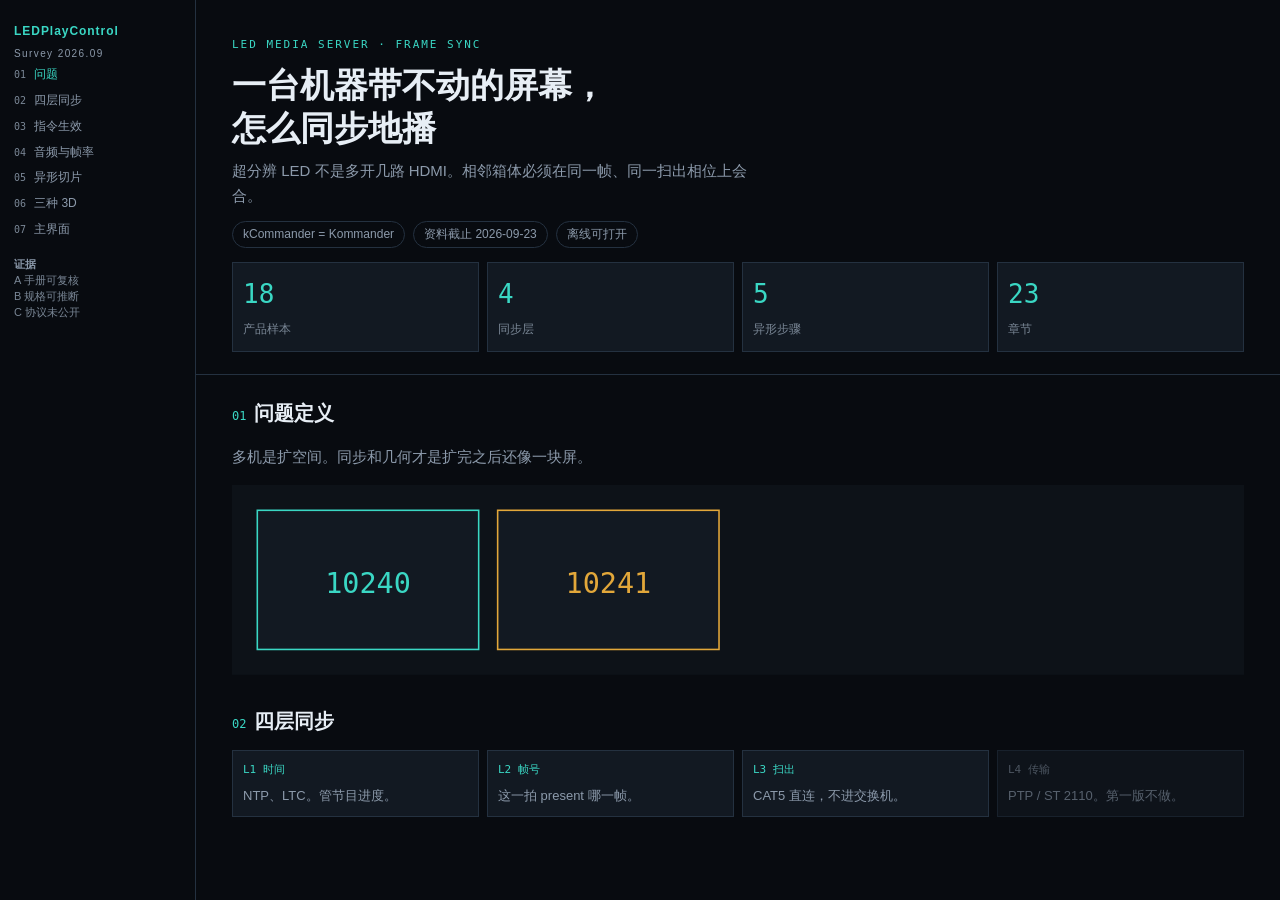
<file: research/design-round-02/baseline.html>
<!DOCTYPE html>
<html lang="zh-CN">
<head>
<meta charset="utf-8">
<title>现状 · LED 播控调研</title>
<style>
  :root {
    --bg: #080b10;
    --elev: #121922;
    --line: #243140;
    --cyan: #3ad7c4;
    --amber: #e2a73a;
    --text: #e7eef5;
    --muted: #8c9aab;
    --faint: #7a8796;
    --mono: "Cascadia Mono", Consolas, monospace;
    --sans: "Microsoft YaHei UI", "PingFang SC", "Segoe UI", sans-serif;
  }
  * { box-sizing: border-box; }
  body {
    margin: 0;
    background: var(--bg);
    color: var(--text);
    font-family: var(--sans);
    font-size: 15px;
    line-height: 1.65;
  }
  a { color: var(--cyan); text-decoration: none; }
  .nav {
    position: fixed; top: 0; left: 0; bottom: 0; width: 196px;
    padding: 22px 14px; border-right: 1px solid var(--line);
    background: #080b10;
  }
  .brand { font-size: 12px; font-weight: 700; letter-spacing: .08em; color: var(--cyan); }
  .brand small { display: block; margin-top: 4px; color: var(--muted); letter-spacing: .14em; font-size: 10px; font-weight: 400; }
  .nav a { display: block; color: var(--muted); font-size: 12px; padding: 3px 0; }
  .nav a.on { color: var(--cyan); }
  .idx { font-family: var(--mono); font-size: 10px; color: var(--faint); margin-right: 8px; }
  .legend { margin-top: 14px; font-size: 11px; color: var(--faint); line-height: 1.45; }
  .wrap { margin-left: 196px; }
  .hero { padding: 36px 36px 22px; border-bottom: 1px solid var(--line); }
  .kicker { margin: 0; font-family: var(--mono); font-size: 11px; letter-spacing: .18em; text-transform: uppercase; color: var(--cyan); }
  h1 { font-size: 34px; line-height: 1.25; font-weight: 700; margin: 10px 0; }
  .lede { color: var(--muted); max-width: 62ch; margin: 0 0 12px; }
  .chips { display: flex; flex-wrap: wrap; gap: 8px; margin-bottom: 14px; }
  .chip { border: 1px solid var(--line); border-radius: 999px; padding: 3px 10px; font-size: 12px; color: var(--muted); }
  .stats { display: grid; grid-template-columns: repeat(4, 1fr); gap: 8px; }
  .stat { background: var(--elev); border: 1px solid var(--line); padding: 10px; }
  .stat b { display: block; font-family: var(--mono); font-size: 26px; color: var(--cyan); font-weight: 500; }
  .stat span { color: var(--faint); font-size: 12px; }
  section { padding: 22px 36px 8px; }
  h2 { display: inline; font-size: 20px; }
  .sec-num { font-family: var(--mono); color: var(--cyan); font-size: 12px; margin-right: 8px; }
  .lead { color: var(--muted); }
  .layers { display: grid; grid-template-columns: repeat(4, 1fr); gap: 8px; margin: 12px 0 24px; }
  .layer { border: 1px solid var(--line); padding: 10px; background: var(--elev); font-size: 13px; color: var(--muted); }
  .layer i { display: block; font-style: normal; font-family: var(--mono); font-size: 11px; color: var(--cyan); margin-bottom: 6px; }
  .layer.off { opacity: .6; }
  .layer.off i { color: var(--faint); }
  svg { width: 100%; height: auto; display: block; margin-top: 8px; }
</style>
</head>
<body>
  <nav class="nav">
    <div class="brand">LEDPlayControl<small>Survey 2026.09</small></div>
    <a class="on" href="#problem"><span class="idx">01</span>问题</a>
    <a href="#stack"><span class="idx">02</span>四层同步</a>
    <a href="#problem"><span class="idx">03</span>指令生效</a>
    <a href="#problem"><span class="idx">04</span>音频与帧率</a>
    <a href="#problem"><span class="idx">05</span>异形切片</a>
    <a href="#problem"><span class="idx">06</span>三种 3D</a>
    <a href="#problem"><span class="idx">07</span>主界面</a>
    <div class="legend"><b style="color:#8c9aab">证据</b><br>A 手册可复核<br>B 规格可推断<br>C 协议未公开</div>
  </nav>
  <div class="wrap">
    <header class="hero">
      <p class="kicker">LED media server · frame sync</p>
      <h1>一台机器带不动的屏幕，<br>怎么同步地播</h1>
      <p class="lede">超分辨 LED 不是多开几路 HDMI。相邻箱体必须在同一帧、同一扫出相位上会合。</p>
      <div class="chips">
        <span class="chip">kCommander = Kommander</span>
        <span class="chip">资料截止 2026-09-23</span>
        <span class="chip">离线可打开</span>
      </div>
      <div class="stats">
        <div class="stat"><b>18</b><span>产品样本</span></div>
        <div class="stat"><b>4</b><span>同步层</span></div>
        <div class="stat"><b>5</b><span>异形步骤</span></div>
        <div class="stat"><b>23</b><span>章节</span></div>
      </div>
    </header>
    <section id="problem">
      <div><span class="sec-num">01</span><h2>问题定义</h2></div>
      <p class="lead">多机是扩空间。同步和几何才是扩完之后还像一块屏。</p>
      <svg viewBox="0 0 640 120" role="img" aria-label="两块小箱体，帧号 10240 与 10241">
        <rect width="640" height="120" fill="#0d1218"/>
        <rect x="16" y="16" width="140" height="88" fill="#121922" stroke="#3ad7c4"/>
        <text x="86" y="68" text-anchor="middle" fill="#3ad7c4" font-family="Cascadia Mono, Consolas, monospace" font-size="18">10240</text>
        <rect x="168" y="16" width="140" height="88" fill="#121922" stroke="#e2a73a"/>
        <text x="238" y="68" text-anchor="middle" fill="#e2a73a" font-family="Cascadia Mono, Consolas, monospace" font-size="18">10241</text>
      </svg>
    </section>
    <section id="stack">
      <div><span class="sec-num">02</span><h2>四层同步</h2></div>
      <div class="layers">
        <div class="layer"><i>L1 时间</i>NTP、LTC。管节目进度。</div>
        <div class="layer"><i>L2 帧号</i>这一拍 present 哪一帧。</div>
        <div class="layer"><i>L3 扫出</i>CAT5 直连，不进交换机。</div>
        <div class="layer off"><i>L4 传输</i>PTP / ST 2110。第一版不做。</div>
      </div>
    </section>
  </div>
</body>
</html>
</file>
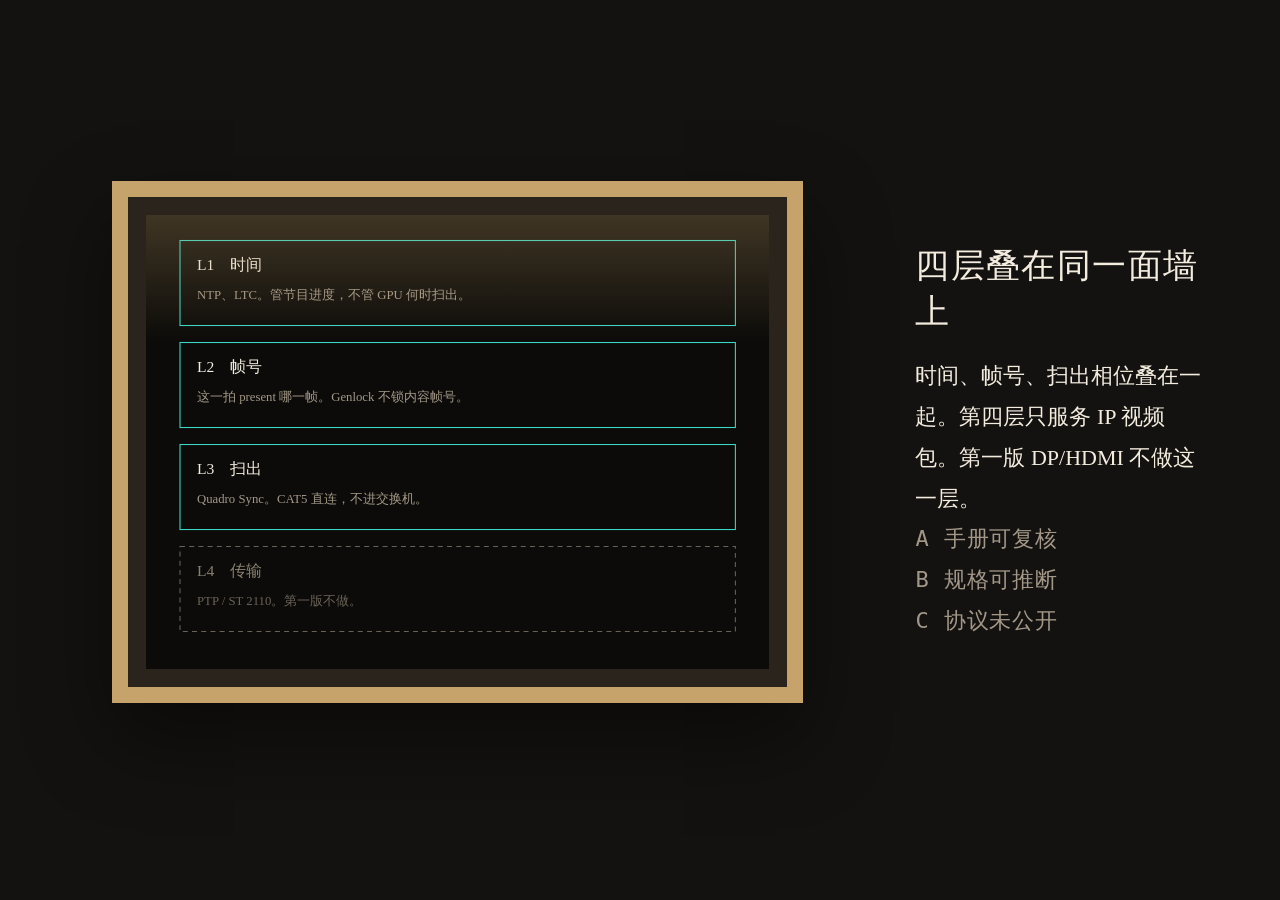
<file: research/design-round-02/gallery.html>
<!DOCTYPE html>
<html lang="zh-CN">
<head>
<meta charset="utf-8">
<title>展厅 · 四层同步</title>
<style>
  :root {
    --wall: #141210;
    --brass: #c6a36a;
    --heart: #0c0b09;
    --ink: #f3ecdf;
    --quiet: #a39888;
    --cyan: #3ad7c4;
    --song: SimSun, "Songti SC", "STSong", serif;
    --fang: FangSong, STFangsong, SimSun, serif;
    --mono: "Cascadia Mono", Consolas, monospace;
  }
  * { box-sizing: border-box; }
  html, body { margin: 0; background: var(--wall); color: var(--ink); }
  body { min-height: 100vh; }
  .room {
    min-height: 100vh;
    display: grid;
    grid-template-columns: minmax(0, 1.45fr) minmax(220px, 0.55fr);
    gap: 72px;
    align-items: center;
    padding: 64px 72px 80px;
  }
  .frame {
    background: #2a241c;
    padding: 18px;
    border: 16px solid var(--brass);
    box-shadow: 0 36px 80px rgba(0, 0, 0, .45);
  }
  .heart { position: relative; background: var(--heart); overflow: hidden; }
  svg { display: block; width: 100%; height: auto; }
  .wash {
    position: absolute;
    left: 0; right: 0;
    height: 28%;
    background: linear-gradient(180deg, rgba(198, 163, 106, .28), transparent);
    animation: fall 7s linear infinite;
    pointer-events: none;
  }
  @keyframes fall {
    0% { top: -30%; }
    100% { top: 110%; }
  }
  .plate { font-family: var(--fang); }
  h1 {
    margin: 0 0 22px;
    font-family: var(--song);
    font-size: 34px;
    font-weight: 400;
    line-height: 1.35;
    letter-spacing: .04em;
  }
  .plate p {
    margin: 0;
    max-width: 16em;
    font-size: 22px;
    line-height: 1.85;
  }
  .evidence {
    margin: 36px 0 0;
    font-family: var(--mono);
    font-size: 13px;
    line-height: 1.7;
    letter-spacing: .04em;
    color: var(--quiet);
  }
  @media (max-width: 900px) {
    .room { grid-template-columns: 1fr; gap: 40px; padding: 32px 20px 48px; }
  }
  @media (prefers-reduced-motion: reduce) {
    .wash { animation: none; top: 0; height: 18%; }
  }
</style>
</head>
<body>
  <main class="room">
    <figure class="frame">
      <div class="heart">
        <div class="wash" aria-hidden="true"></div>
        <svg viewBox="0 0 880 640" role="img" aria-label="四层同步。L1 时间，L2 帧号，L3 扫出，L4 传输标成第一版不做">
          <rect width="880" height="640" fill="#0c0b09"/>
          <g font-family="SimSun, Songti SC, serif" font-size="22" fill="#f3ecdf">
            <rect x="48" y="36" width="784" height="120" fill="none" stroke="#3ad7c4" stroke-width="1.5"/>
            <text x="72" y="78">L1　时间</text>
            <text x="72" y="118" fill="#a39888" font-family="FangSong, STFangsong, SimSun, serif" font-size="18">NTP、LTC。管节目进度，不管 GPU 何时扫出。</text>
            <rect x="48" y="180" width="784" height="120" fill="none" stroke="#3ad7c4" stroke-width="1.5"/>
            <text x="72" y="222">L2　帧号</text>
            <text x="72" y="262" fill="#a39888" font-family="FangSong, STFangsong, SimSun, serif" font-size="18">这一拍 present 哪一帧。Genlock 不锁内容帧号。</text>
            <rect x="48" y="324" width="784" height="120" fill="none" stroke="#3ad7c4" stroke-width="1.5"/>
            <text x="72" y="366">L3　扫出</text>
            <text x="72" y="406" fill="#a39888" font-family="FangSong, STFangsong, SimSun, serif" font-size="18">Quadro Sync。CAT5 直连，不进交换机。</text>
            <rect x="48" y="468" width="784" height="120" fill="none" stroke="#6a6256" stroke-width="1.5" stroke-dasharray="7 6"/>
            <text x="72" y="510" fill="#8a8072">L4　传输</text>
            <text x="72" y="550" fill="#6a6256" font-family="FangSong, STFangsong, SimSun, serif" font-size="18">PTP / ST 2110。第一版不做。</text>
          </g>
        </svg>
      </div>
    </figure>
    <div class="plate">
      <h1>四层叠在同一面墙上</h1>
      <p>时间、帧号、扫出相位叠在一起。第四层只服务 IP 视频包。第一版 DP/HDMI 不做这一层。</p>
      <p class="evidence">A 手册可复核<br>B 规格可推断<br>C 协议未公开</p>
    </div>
  </main>
</body>
</html>
</file>
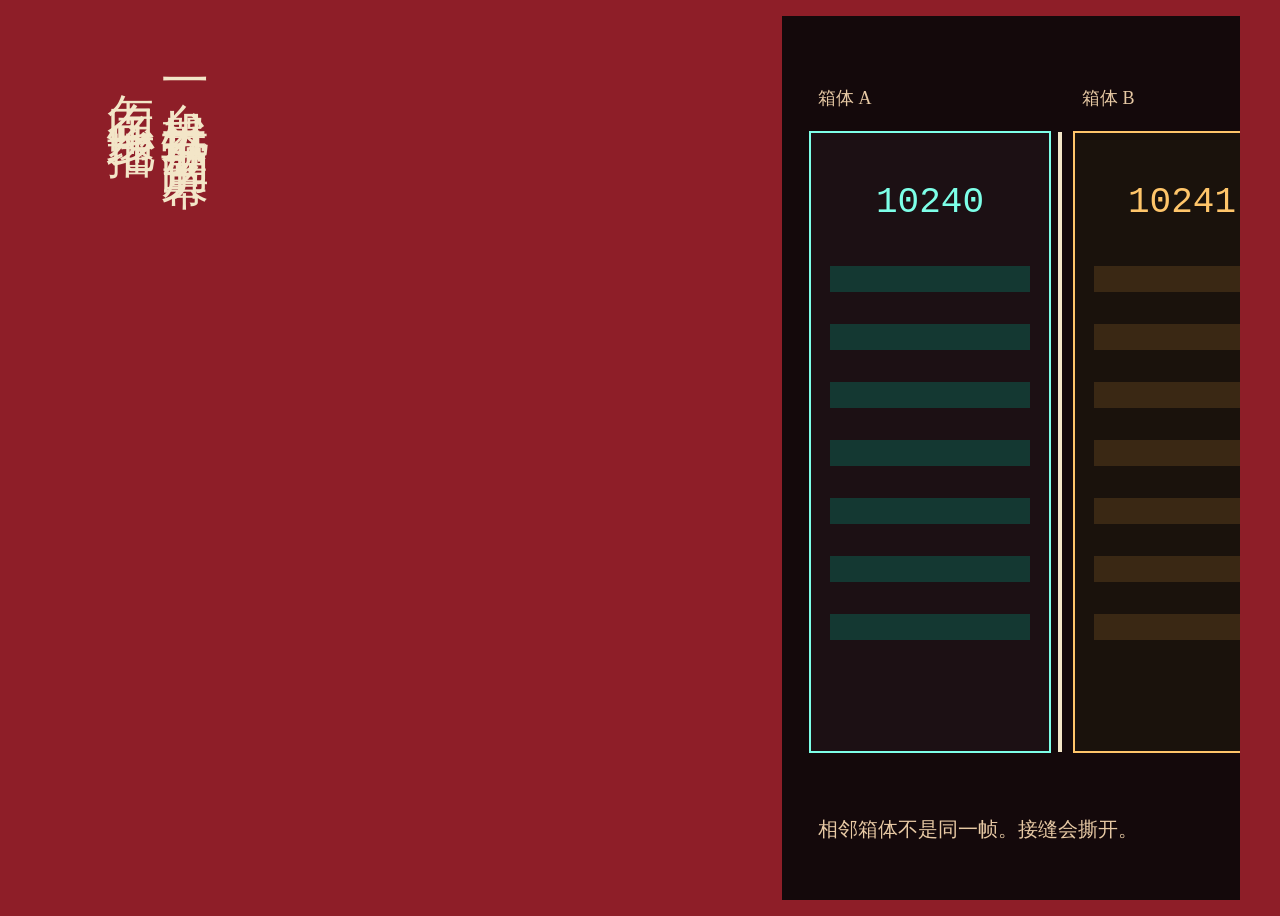
<file: research/design-round-02/poster.html>
<!DOCTYPE html>
<html lang="zh-CN">
<head>
<meta charset="utf-8">
<title>海报 · 一台机器带不动的屏幕</title>
<style>
  :root {
    --red: #8e1e28;
    --paper: #f3e6c8;
    --muted: #e7c9a4;
    --cyan: #7dffe8;
    --amber: #ffc56a;
    --song: SimSun, "Songti SC", "STSong", serif;
    --mono: "Cascadia Mono", Consolas, monospace;
  }
  * { box-sizing: border-box; }
  html, body { margin: 0; height: 100%; background: var(--red); color: var(--paper); overflow: hidden; }
  body { min-height: 100vh; }
  .sheet {
    height: 100vh;
    display: grid;
    grid-template-columns: 210px minmax(80px, 1fr) minmax(320px, 42%);
  }
  .title {
    display: flex;
    flex-direction: row-reverse;
    align-items: flex-start;
    gap: 4px;
    margin: 0;
    padding: 56px 0 56px 28px;
    font-family: var(--song);
    font-weight: 400;
  }
  .title span {
    writing-mode: vertical-rl;
    font-size: 48px;
    line-height: 1.05;
    letter-spacing: .16em;
  }
  .void { height: 100%; }
  .bleed {
    position: relative;
    height: 100%;
    overflow: hidden;
    background: #14090b;
  }
  svg { display: block; width: 100%; height: 100%; }
  .seam { animation: glow 4.8s ease-in-out infinite; }
  @keyframes glow {
    0%, 100% { opacity: .35; }
    50% { opacity: 1; }
  }
  .aside { display: none; }
  @media (max-width: 800px) {
    .sheet { grid-template-columns: 72px 1fr; }
    .title { font-size: 28px; padding-left: 16px; }
    .void { display: none; }
    .bleed { margin-right: 0; grid-column: 2; }
  }
  @media (prefers-reduced-motion: reduce) {
    .seam { animation: none; opacity: .85; }
  }
</style>
</head>
<body>
  <main class="sheet">
    <h1 class="title"><span>一台机器带不动的屏幕</span><span>怎么同步地播</span></h1>
    <div class="void" aria-hidden="true"></div>
    <figure class="bleed">
      <svg viewBox="0 0 640 900" preserveAspectRatio="xMinYMid slice" role="img" aria-label="箱体 A 帧号 10240，箱体 B 帧号 10241，右侧箱体出血">
        <rect width="640" height="900" fill="#14090b"/>
        <g font-family="SimSun, Songti SC, serif" font-size="18" fill="#e7c9a4">
          <text x="36" y="88">箱体 A</text>
          <text x="300" y="88">箱体 B</text>
        </g>
        <rect x="28" y="116" width="240" height="620" fill="#1c1014" stroke="#7dffe8" stroke-width="2"/>
        <g fill="#143832">
          <rect x="48" y="250" width="200" height="26"/>
          <rect x="48" y="308" width="200" height="26"/>
          <rect x="48" y="366" width="200" height="26"/>
          <rect x="48" y="424" width="200" height="26"/>
          <rect x="48" y="482" width="200" height="26"/>
          <rect x="48" y="540" width="200" height="26"/>
          <rect x="48" y="598" width="200" height="26"/>
        </g>
        <text x="148" y="196" text-anchor="middle" fill="#7dffe8" font-family="Cascadia Mono, Consolas, monospace" font-size="36">10240</text>
        <rect x="292" y="116" width="460" height="620" fill="#1a120c" stroke="#ffc56a" stroke-width="2"/>
        <g fill="#3a2814">
          <rect x="312" y="250" width="420" height="26"/>
          <rect x="312" y="308" width="420" height="26"/>
          <rect x="312" y="366" width="420" height="26"/>
          <rect x="312" y="424" width="420" height="26"/>
          <rect x="312" y="482" width="420" height="26"/>
          <rect x="312" y="540" width="420" height="26"/>
          <rect x="312" y="598" width="420" height="26"/>
        </g>
        <text x="400" y="196" text-anchor="middle" fill="#ffc56a" font-family="Cascadia Mono, Consolas, monospace" font-size="36">10241</text>
        <rect class="seam" x="276" y="116" width="4" height="620" fill="#f3e6c8"/>
        <text x="36" y="820" fill="#e7c9a4" font-family="SimSun, Songti SC, serif" font-size="20">相邻箱体不是同一帧。接缝会撕开。</text>
      </svg>
    </figure>
  </main>
</body>
</html>
</file>
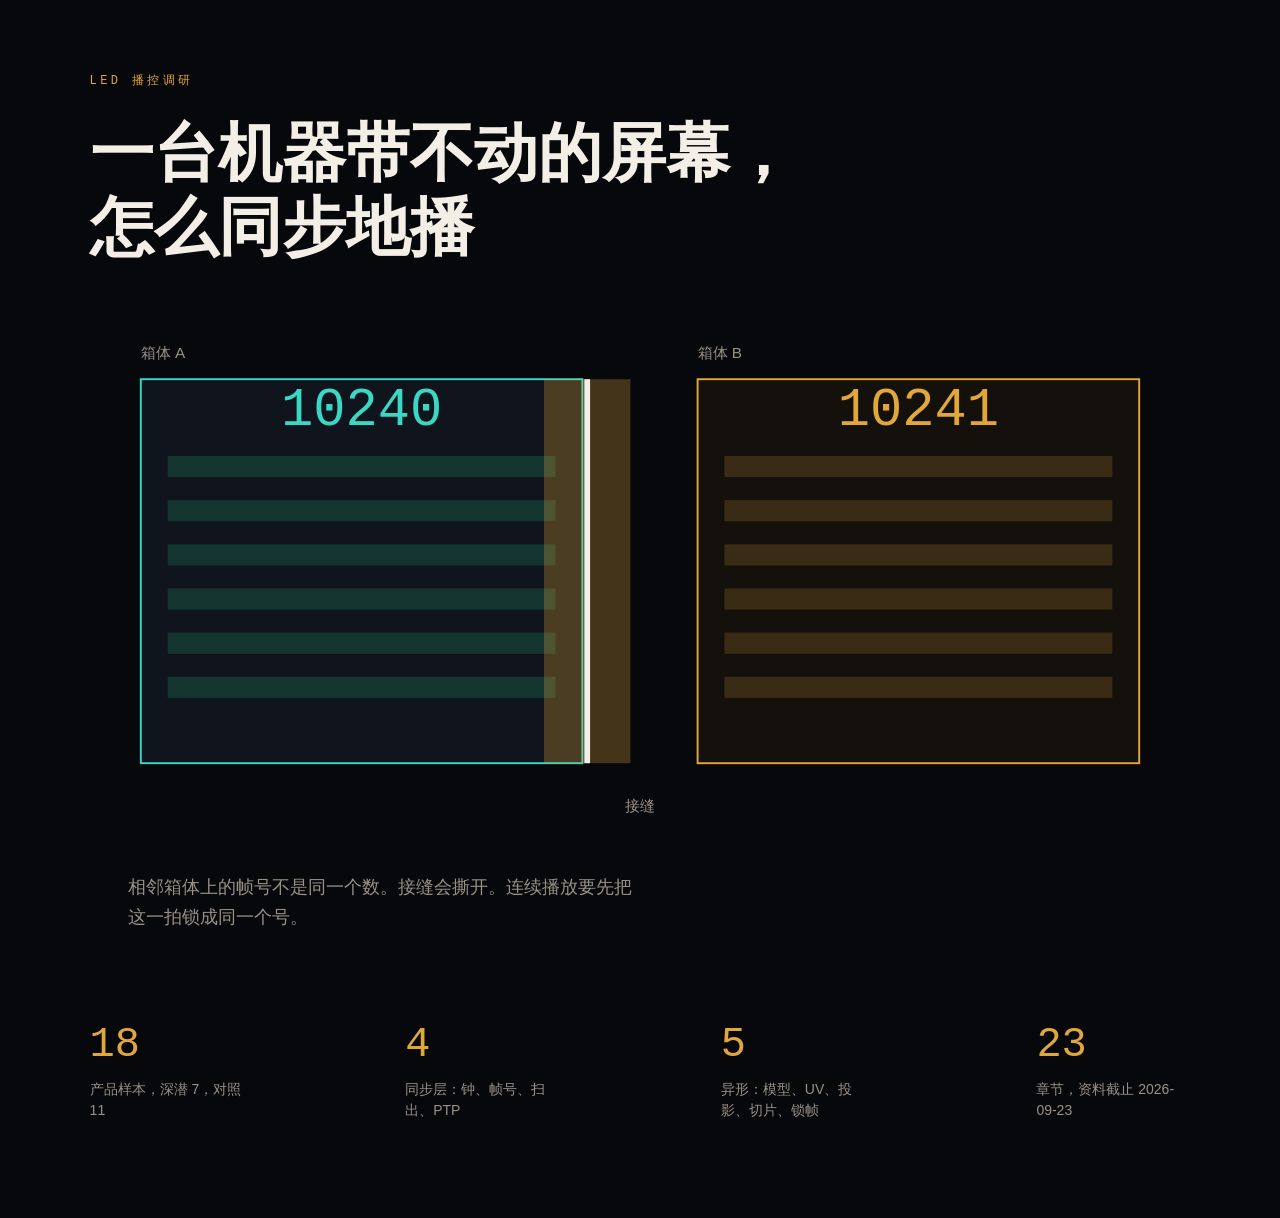
<file: research/design-round-02/premiere.html>
<!DOCTYPE html>
<html lang="zh-CN">
<head>
<meta charset="utf-8">
<title>首映 · 一台机器带不动的屏幕</title>
<style>
  :root {
    --bg: #07080c;
    --ink: #f4efe6;
    --muted: #9a9186;
    --amber: #e2a73a;
    --cyan: #3ad7c4;
    --sans: "Microsoft YaHei UI", "PingFang SC", "Segoe UI", sans-serif;
    --mono: "Cascadia Mono", Consolas, monospace;
  }
  * { box-sizing: border-box; }
  html, body { margin: 0; background: var(--bg); color: var(--ink); }
  body { font-family: var(--sans); min-height: 100vh; }
  .opening { padding: 72px 7vw 0; }
  .kicker {
    margin: 0 0 28px;
    font-family: var(--mono);
    font-size: 12px;
    letter-spacing: .28em;
    color: var(--amber);
  }
  h1 {
    margin: 0;
    max-width: 12em;
    font-size: 64px;
    font-weight: 600;
    line-height: 1.15;
    letter-spacing: 0;
  }
  .wall { margin: 48px 5vw 0; }
  svg { display: block; width: 100%; height: auto; }
  .beam { animation: sweep 5.6s ease-in-out infinite; }
  @keyframes sweep {
    0%, 100% { transform: translateX(0); }
    50% { transform: translateX(520px); }
  }
  figcaption {
    margin: 22px 5vw 0;
    max-width: 28em;
    font-size: 18px;
    line-height: 1.7;
    color: var(--muted);
  }
  .marks {
    display: grid;
    grid-template-columns: repeat(4, max-content);
    justify-content: space-between;
    gap: 32px;
    padding: 88px 7vw 96px;
  }
  .marks b {
    display: block;
    font-family: var(--mono);
    font-size: 42px;
    font-weight: 400;
    color: var(--amber);
  }
  .marks span {
    display: block;
    max-width: 11em;
    margin-top: 10px;
    font-size: 14px;
    line-height: 1.5;
    color: var(--muted);
  }
  @media (max-width: 800px) {
    h1 { font-size: 40px; }
    .marks { grid-template-columns: 1fr 1fr; }
  }
  @media (prefers-reduced-motion: reduce) {
    .beam { animation: none; transform: translateX(70px); }
  }
</style>
</head>
<body>
  <header class="opening">
    <p class="kicker">LED 播控调研</p>
    <h1>一台机器带不动的屏幕，<br>怎么同步地播</h1>
  </header>
  <figure class="wall">
    <svg viewBox="0 0 1200 560" role="img" aria-label="两块箱体，帧号分别是 10240 和 10241，一道光扫过接缝">
      <rect width="1200" height="560" fill="#07080c"/>
      <g font-family="Microsoft YaHei UI, PingFang SC, sans-serif">
        <text x="80" y="48" fill="#9a9186" font-size="16">箱体 A</text>
        <text x="660" y="48" fill="#9a9186" font-size="16">箱体 B</text>
      </g>
      <g>
        <rect x="80" y="70" width="460" height="400" fill="#10141c" stroke="#3ad7c4" stroke-width="2"/>
        <g fill="#14352f">
          <rect x="108" y="150" width="404" height="22"/>
          <rect x="108" y="196" width="404" height="22"/>
          <rect x="108" y="242" width="404" height="22"/>
          <rect x="108" y="288" width="404" height="22"/>
          <rect x="108" y="334" width="404" height="22"/>
          <rect x="108" y="380" width="404" height="22"/>
        </g>
        <text x="310" y="118" text-anchor="middle" fill="#3ad7c4" font-family="Cascadia Mono, Consolas, monospace" font-size="56">10240</text>
      </g>
      <g>
        <rect x="660" y="70" width="460" height="400" fill="#14110c" stroke="#e2a73a" stroke-width="2"/>
        <g fill="#3a2c14">
          <rect x="688" y="150" width="404" height="22"/>
          <rect x="688" y="196" width="404" height="22"/>
          <rect x="688" y="242" width="404" height="22"/>
          <rect x="688" y="288" width="404" height="22"/>
          <rect x="688" y="334" width="404" height="22"/>
          <rect x="688" y="380" width="404" height="22"/>
        </g>
        <text x="890" y="118" text-anchor="middle" fill="#e2a73a" font-family="Cascadia Mono, Consolas, monospace" font-size="56">10241</text>
      </g>
      <g class="beam">
        <rect x="500" y="70" width="90" height="400" fill="#e2a73a" opacity="0.28"/>
        <rect x="542" y="70" width="6" height="400" fill="#f4efe6"/>
      </g>
      <text x="600" y="520" text-anchor="middle" fill="#9a9186" font-family="Microsoft YaHei UI, PingFang SC, sans-serif" font-size="16">接缝</text>
    </svg>
    <figcaption>相邻箱体上的帧号不是同一个数。接缝会撕开。连续播放要先把这一拍锁成同一个号。</figcaption>
  </figure>
  <section class="marks" aria-label="调研规模">
    <div><b>18</b><span>产品样本，深潜 7，对照 11</span></div>
    <div><b>4</b><span>同步层：钟、帧号、扫出、PTP</span></div>
    <div><b>5</b><span>异形：模型、UV、投影、切片、锁帧</span></div>
    <div><b>23</b><span>章节，资料截止 2026-09-23</span></div>
  </section>
</body>
</html>
</file>
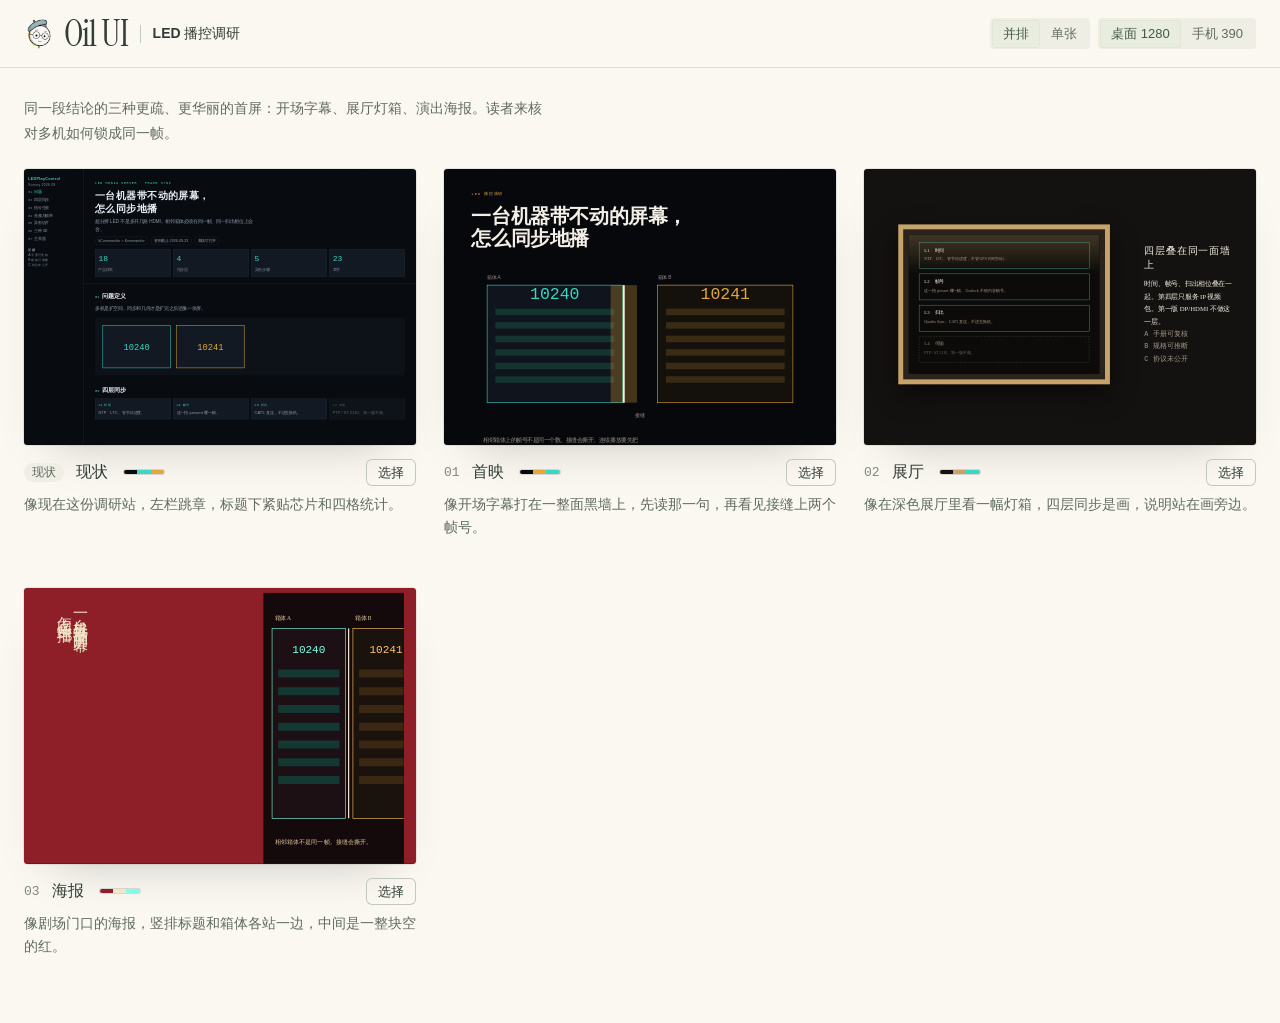
<file: research/design-round-02/style-explorer.html>
<!doctype html>
<html><head><meta charset="utf-8"><meta http-equiv="Content-Security-Policy" content="connect-src 'none'"><meta name="viewport" content="width=device-width,initial-scale=1"><title></title><link rel="icon" type="image/png" href="[data-uri]"><style>
@font-face{font-family:"Instrument Serif";src:url("[data-uri]") format("truetype");font-style:normal;font-weight:400;font-display:swap}
:root{--canvas:#faf8f1;--surface:#faf8f1;--well:#eeeee5;--raised:#faf8f1;--line:#dcded3;--line-2:#c2c9bc;--text:#303c35;--soft:#606b60;--faint:#81897e;--ink:#303c35;--accent:#435a47;--chip:#e8eddf;--hl:#ffe28a;--bar-h:68px;--sans:-apple-system,BlinkMacSystemFont,"Inter","PingFang SC","Hiragino Sans GB","Microsoft YaHei",sans-serif;--mono:ui-monospace,"SF Mono","JetBrains Mono",Menlo,Consolas,monospace;--brand:"Instrument Serif",Georgia,serif;color-scheme:light;font-family:var(--sans);color:var(--text);background:var(--canvas);font-synthesis:none;-webkit-font-smoothing:antialiased;font-variant-numeric:tabular-nums;
 /* 动效：咔嗒用于控件，滑行用于画面与切换，弹出用于确认；弹簧曲线由刚度/阻尼采样 */
 --snap:cubic-bezier(.2,.9,.25,1.04);--snap-d:330ms;--glide:cubic-bezier(.2,.8,.2,1);--glide-d:440ms;--pop:cubic-bezier(.3,1.5,.5,1);--exit:cubic-bezier(.4,0,1,1)}
@supports (transition-timing-function:linear(0,1)){:root{
 --snap:linear(0,.058,.186,.339,.491,.626,.739,.827,.893,.941,.973,.994,1.005,1.011,1.013,1.013,1.012,1.01,1.008,1.006,1);
 --glide:linear(0,.028,.097,.186,.286,.384,.48,.565,.644,.71,.768,.816,.856,.889,.915,.936,.953,.966,.976,.983,.989,.993,1);
 --pop:linear(0,.087,.289,.533,.765,.954,1.084,1.156,1.176,1.161,1.126,1.083,1.042,1.009,.986,.973,.969,.971,.977,.985,.992,.998,1.002,1.005,1.005,1.005,1)}}
*{box-sizing:border-box}body{margin:0;min-width:320px;background:var(--canvas)}h1,h2,p,dl,dd{margin:0}button,textarea,input{font:inherit;color:inherit}button{background:none;border:0;padding:0;cursor:pointer;-webkit-tap-highlight-color:transparent}:focus-visible{outline:2px solid var(--accent);outline-offset:3px}[hidden]{display:none!important}

.bar{position:sticky;top:0;z-index:10;min-height:68px;display:grid;grid-template-columns:minmax(0,1fr) auto;align-items:center;gap:14px;padding:14px 24px;background:var(--canvas);border-bottom:1px solid var(--line);view-transition-name:bar}
.bar-l{display:flex;align-items:center;gap:12px;min-width:0}
.brand{display:flex;align-items:center;gap:10px;flex:none;color:var(--ink);text-decoration:none}.brand img{width:30px;height:30px;display:block;transition:transform .5s var(--snap)}.brand:hover img{transform:rotate(-10deg) scale(1.06)}.brand:focus-visible{outline:2px solid var(--accent);outline-offset:4px;border-radius:6px}
.wm{font-family:var(--brand);font-size:36px;line-height:1;font-weight:400;letter-spacing:-.025em;white-space:nowrap}.pro-badge{align-self:center;margin-left:-2px;padding:4px 6px;border-radius:3px;background:var(--chip);color:var(--accent);font-family:var(--sans);font-size:10px;font-weight:600;line-height:1;letter-spacing:.08em}
.sep{width:1px;height:18px;background:var(--line-2);flex:none}.proj{font-size:14px;font-weight:600;white-space:nowrap;overflow:hidden;text-overflow:ellipsis}
.bar-c{display:flex;gap:8px;flex-wrap:wrap;min-width:0}
.seg{position:relative;display:flex;padding:2px;border-radius:4px;background:var(--well)}
.seg button{position:relative;z-index:1;font-size:13px;line-height:1.5;padding:4px 11px;border-radius:3px;color:var(--soft);white-space:nowrap;transition:color .2s}.seg button:hover{color:var(--text)}.seg button[aria-pressed=true]{color:var(--accent)}
.thumb{position:absolute;left:0;top:0;width:0;border-radius:3px;background:var(--chip);box-shadow:inset 0 0 0 .5px #435a4714;transition:transform var(--snap-d) var(--snap),width var(--snap-d) var(--snap)}

.intro{max-width:1840px;margin:0 auto;padding:28px 24px 0}.intro p{font-size:14px;line-height:1.75;color:var(--soft);max-width:68ch}

.grid{max-width:1840px;margin:0 auto;padding:24px 24px 64px;display:grid;grid-template-columns:repeat(var(--cols,3),minmax(0,1fr));gap:48px 28px;align-items:start}
.grid.first .card,.intro.first{animation:rise .7s var(--glide) both;animation-delay:calc(var(--i,0) * 70ms + 60ms)}
.card{min-width:0;display:flex;flex-direction:column}
.cap{display:flex;align-items:center;gap:12px;padding-top:14px}.cap .no{font-family:var(--mono);font-size:13px;color:var(--faint);transition:color .2s}.cap .name{font-size:16px;font-weight:600;line-height:1.4;min-width:0;white-space:nowrap;overflow:hidden;text-overflow:ellipsis}.cap .strip-mini{margin:0 auto 0 4px;width:40px;flex:none}.cap .no.base{flex:none;white-space:nowrap;font-family:inherit;font-size:12px;font-weight:600;line-height:1.6;padding:0 8px;border-radius:99px;background:var(--well);color:var(--soft)}
.lede{margin-top:8px;font-size:13.5px;line-height:1.7;color:var(--soft);display:-webkit-box;-webkit-line-clamp:2;-webkit-box-orient:vertical;overflow:hidden}
.name{font-size:19px;line-height:1.35;font-weight:600;overflow-wrap:anywhere}.strip-mini{display:flex;height:4px;width:96px;margin-top:9px;border-radius:2px;overflow:hidden;box-shadow:0 0 0 1px #0000001f}.strip-mini i{flex:1}
.frame{position:relative;background:var(--surface);border-radius:4px;box-shadow:0 0 0 1px #00000014,0 24px 48px -30px #00000040;transition:box-shadow .25s,transform .45s var(--glide)}.frame:hover{box-shadow:0 0 0 1px #0000002e,0 36px 64px -30px #00000052;transform:translateY(-3px)}.frame:active{transform:translateY(-1px) scale(.995);transition-duration:.25s,.12s}.frame[data-viewport=mobile]{padding:20px 0;background:var(--well)}
.peek{position:absolute;inset:auto 0 0 0;z-index:2;padding:10px 12px;font-size:12.5px;color:#fff;background:linear-gradient(transparent,#000b);opacity:0;transform:translateY(6px);transition:opacity .18s,transform .3s var(--glide);pointer-events:none;border-radius:0 0 4px 4px}.frame:hover .peek,.hit:focus-visible~.peek{opacity:1;transform:none}
.stage{position:relative;overflow:hidden;margin:0 auto;border-radius:3px;background:#ebebeb}.stage iframe,.stage img{position:absolute;left:0;top:0;border:0;display:block;transform-origin:top left;background:#fff;opacity:0;transition:opacity .4s ease-out}.stage.ready iframe,.stage.ready img{opacity:1}.stage iframe{pointer-events:none}.stage img{object-fit:contain;background:#ebebeb}
.hit{position:absolute;inset:0;width:100%;height:100%;z-index:1;border-radius:4px;cursor:zoom-in}.hit:focus-visible{outline-offset:-2px}
.service-note{position:absolute;inset:0;z-index:2;display:flex;align-items:center;justify-content:center;padding:20px;background:var(--canvas);overflow:auto;pointer-events:none}
.service-message{width:100%;max-width:440px;min-width:0;margin:auto;font-size:14px;line-height:1.7;color:var(--soft)}.service-message h3{margin:0 0 6px;font-size:16px;font-weight:600;color:var(--text)}
.service-command{display:flex;flex-wrap:wrap;align-items:flex-start;gap:8px;margin-top:16px;pointer-events:auto}.service-command code{flex:1 1 200px;min-width:0;padding:6px 10px;border-radius:6px;background:var(--well);font-family:var(--mono);font-size:12.5px;line-height:1.6;white-space:pre-wrap;overflow-wrap:anywhere;user-select:all}.service-command .tool{flex:none;background:var(--raised)}
.stage.offline .static{display:none}
.slide .static{display:none}.static{position:absolute;left:10px;bottom:10px;z-index:2;font-size:12.5px;line-height:1.4;padding:3px 8px;border-radius:4px;background:#000c;color:#ddd;pointer-events:none}
.pick-mark{position:absolute;top:10px;right:10px;z-index:3;display:none;align-items:center;gap:6px;padding:4px 10px 4px 8px;border-radius:99px;background:var(--ink);color:#fff;font-size:13px;font-weight:600;line-height:1.4;box-shadow:0 6px 16px #0000003d;pointer-events:none;transform-origin:85% 50%}.pick-mark::before{content:"";width:8px;height:8px;border-radius:50%;background:var(--hl)}
.is-chosen .pick-mark{display:inline-flex}.is-chosen .frame{box-shadow:0 0 0 2px var(--ink),0 30px 60px -30px #00000052}.is-chosen .cap .no{color:var(--text)}

.spec{display:grid;grid-template-columns:max-content minmax(0,1fr);gap:10px 12px;font-size:13px;line-height:1.6}.spec dt{color:var(--faint)}.spec dd{color:var(--soft);min-width:0;overflow-wrap:anywhere}
.pick{display:inline-flex;align-items:center;justify-content:center;gap:8px;font-size:14px;line-height:1.5;padding:8px 16px;border-radius:8px;box-shadow:inset 0 0 0 1px var(--line-2);color:var(--text);white-space:nowrap;transition:background .2s,color .2s,box-shadow .2s,transform .35s var(--snap)}.pick:hover{background:var(--chip)}.pick:active{transform:scale(.96);transition-duration:.2s,.2s,.2s,.08s}
.pick kbd{font-family:var(--mono);font-size:12px;color:var(--faint);padding:0 5px;border-radius:4px;box-shadow:inset 0 0 0 1px var(--line-2);transition:color .2s,box-shadow .2s}
.pick[data-on]{background:var(--accent);color:#fff;box-shadow:none}.pick[data-on]:hover{background:var(--ink)}.pick[data-on] kbd{color:var(--chip);box-shadow:inset 0 0 0 1px #ffffff40}
.pick[data-on]::before{content:"";width:9px;height:5px;margin:-3px 1px 0 0;border-left:1.6px solid;border-bottom:1.6px solid;transform:rotate(-45deg)}
.cap .pick{flex:none;font-size:13px;padding:4px 12px;border-radius:6px}

.loupe{position:fixed;top:var(--bar-h);left:0;right:0;bottom:0;display:grid;grid-template-columns:minmax(0,1fr) 300px;grid-template-rows:minmax(0,1fr)}
.view{position:relative;min-width:0;min-height:0;display:flex;flex-direction:column}
.surface{position:relative;flex:1;min-height:0;overflow:clip}
.track{display:flex;height:100%;transition:transform var(--glide-d) var(--glide)}
.slide{flex:0 0 100%;min-width:0;height:100%;overflow:auto;padding:20px 72px;display:flex;justify-content:center;align-items:center}.slide[data-zoom=actual]{display:block}
.slide .stage{flex:none;box-shadow:0 0 0 1px #00000014,0 40px 80px -40px #00000059;transition:transform var(--glide-d) var(--glide),opacity var(--glide-d) ease-out}.slide:not(.is-current) .stage{transform:scale(.92);opacity:.4}.slide.is-current .stage iframe{pointer-events:auto}
.nav{position:absolute;top:50%;z-index:2;width:44px;height:44px;margin-top:-22px;border-radius:50%;display:grid;place-items:center;font-size:18px;background:#ffffffd9;color:var(--ink);box-shadow:0 0 0 1px #00000014,0 8px 24px -6px #00000033;backdrop-filter:blur(8px);opacity:.85;transition:opacity .2s,transform .35s var(--snap)}.nav:hover{opacity:1}.nav:active{transform:scale(.9);transition-duration:.2s,.08s}.nav.prev{left:14px}.nav.next{right:14px}.nav:disabled{opacity:0;pointer-events:none;transform:scale(.8)}
.info{grid-row:1;grid-column:2;overflow:auto;border-left:1px solid var(--line);background:var(--surface);display:flex;flex-direction:column;view-transition-name:info}
.film{position:relative;display:grid;gap:2px;padding:10px;border-bottom:1px solid var(--line)}
.film-ind{position:absolute;left:0;top:0;width:0;height:0;border-radius:8px;background:var(--chip);box-shadow:inset 0 0 0 1px var(--line);transition:transform var(--snap-d) var(--snap),width var(--snap-d) var(--snap),height var(--snap-d) var(--snap)}
.film button{position:relative;z-index:1;display:grid;grid-template-columns:auto minmax(0,1fr);align-items:center;gap:3px 10px;padding:7px 10px;border-radius:8px;color:var(--soft);text-align:left;transition:color .2s,background .15s}.film button:hover{color:var(--text)}.film button:not([aria-current=true]):hover{background:#00000006}.film button[aria-current=true]{color:var(--text)}
.film .fn{font-family:var(--mono);font-size:12.5px;color:var(--faint);grid-row:span 2}.film .ft{font-size:13.5px;font-weight:500;white-space:nowrap;overflow:hidden;text-overflow:ellipsis}.film .strip-mini{margin:0;width:48px;height:3px}
.film .ft.chosen::after{content:"";width:6px;height:6px;border-radius:50%;background:var(--ink);display:inline-block;margin-left:8px;vertical-align:middle}
.info-body{padding:20px 20px 24px;display:flex;flex-direction:column;gap:16px}
.idx{font-size:48px;line-height:.9;font-weight:200;letter-spacing:-.02em;color:var(--faint)}.info .name{font-size:20px;line-height:1.35;margin-top:-6px}.north{font-size:14px;line-height:1.7;color:var(--text)}
.big-sw{display:grid;gap:6px}.big-sw div{display:grid;grid-template-columns:32px 1fr;align-items:center;gap:10px;font-family:var(--mono);font-size:12.5px;color:var(--soft)}.big-sw i{height:20px;border-radius:4px;box-shadow:inset 0 0 0 1px #00000017}
.info .pick{align-self:stretch;padding:8px 14px;font-size:13.5px}
.tools{display:flex;gap:10px;flex-wrap:wrap;align-items:center}.tool{font-size:13px;padding:5px 12px;border-radius:6px;color:var(--soft);box-shadow:inset 0 0 0 1px var(--line-2);transition:color .15s,background .2s}.tool:hover{color:var(--text)}.tool[aria-pressed=true]{background:var(--accent);color:#fff;box-shadow:none}
.hint{font-size:12px;line-height:1.9;color:var(--faint)}.hint kbd{font-family:var(--mono);font-size:12px;padding:0 5px;border-radius:4px;box-shadow:inset 0 0 0 1px var(--line-2);color:var(--soft)}


.toast{position:fixed;left:50%;bottom:24px;z-index:40;display:flex;align-items:center;gap:12px;max-width:min(560px,calc(100vw - 32px));padding:10px 16px 10px 12px;border-radius:12px;background:var(--ink);color:#fff;box-shadow:0 18px 44px -10px #00000066;font-size:13.5px;line-height:1.5;opacity:0;transform:translate(-50%,14px) scale(.96);pointer-events:none;transition:opacity .16s var(--exit),transform .2s var(--exit)}
.toast.show{opacity:1;transform:translate(-50%,0);pointer-events:auto;transition:opacity .18s ease-out,transform var(--snap-d) var(--snap)}
.toast .tick{flex:none;width:22px;height:22px;border-radius:50%;background:var(--hl);display:grid;place-items:center}.toast .tick::before{content:"";width:8px;height:4px;margin-top:-2px;border-left:1.6px solid var(--ink);border-bottom:1.6px solid var(--ink);transform:rotate(-45deg)}.toast[data-fail] .tick{background:#c2462e}.toast[data-fail] .tick::before{width:2px;height:9px;margin:0;border:0;background:#fff;transform:none}
.toast b{font-weight:600;min-width:0}.toast code{flex:1;font-family:var(--mono);font-size:12.5px;color:#a8a8a8;min-width:0;overflow:hidden;text-overflow:ellipsis;white-space:nowrap;user-select:all}.toast[data-fail] code{white-space:pre-wrap}

.empty{max-width:560px;margin:18vh auto;padding:24px;text-align:center;font-size:15px;line-height:1.8;color:var(--soft)}

@keyframes rise{from{opacity:0;transform:translateY(16px)}}
@keyframes vt-out{to{opacity:0;transform:scale(.97)}}
@keyframes vt-in{from{opacity:0;transform:scale(.98)}}
@keyframes info-in{from{transform:translateX(100%)}}
@keyframes info-out{to{transform:translateX(100%)}}
/* 并排与单张之间、视口变化用页面过渡：同一方向的画面从卡片放大到单张，其他卡片淡出，侧栏从右侧滑入 */
::view-transition-group(*){animation-duration:var(--glide-d);animation-timing-function:var(--glide)}
::view-transition-old(*),::view-transition-new(*){height:100%;object-fit:cover;object-position:50% 0}
::view-transition-old(root),::view-transition-new(root){animation-duration:.2s}
::view-transition-old(*):only-child{animation:vt-out .18s var(--exit) both}
::view-transition-new(*):only-child{animation:vt-in .3s .08s ease-out both}
::view-transition-new(info):only-child{animation:info-in var(--glide-d) var(--glide) both}
::view-transition-old(info):only-child{animation:info-out .22s var(--exit) both}
::view-transition-old(bar){display:none}::view-transition-new(bar){animation:none}
/* 视口和缩放只改变形状与位置：外框直接变形，内容不做叠影 */
html[data-vt=reshape]::view-transition-old(*){animation:none;opacity:0}
html[data-vt=reshape]::view-transition-new(*){animation:none}
html[data-vt=reshape]::view-transition-old(*):only-child{animation:vt-out .18s var(--exit) both;opacity:1}
html[data-vt=reshape]::view-transition-new(*):only-child{animation:vt-in .3s .08s ease-out both}

@media(max-width:1180px){.grid{--cols:2!important}.bar{grid-template-columns:minmax(0,1fr) auto;row-gap:10px}.loupe{grid-template-columns:minmax(0,1fr) 280px}}
@media(max-width:760px){.bar{grid-template-columns:1fr;padding:10px 16px}.bar-c .seg{min-width:0}.bar-c .seg button{padding-inline:9px}.bar-c{flex-wrap:wrap}.intro{padding:24px 16px 0}.grid{--cols:1!important;padding:24px 16px 48px;gap:48px}.loupe{position:static;display:flex;flex-direction:column}.surface{flex:none}.track{height:auto;align-items:flex-start}.slide{height:auto;padding:16px 12px}.info{border-left:0;border-top:1px solid var(--line)}.film{display:flex;overflow-x:auto}.film button{flex:none}.info-body{padding:20px 16px}.nav{display:none}}
@media(prefers-reduced-motion:reduce){*,*::before,*::after{transition-duration:0s!important;animation-duration:0s!important;animation-delay:0s!important}.frame:hover{transform:none}}
</style></head><body>
<header class="bar" id="bar" hidden>
 <div class="bar-l"><a class="brand" href="https://www.oiloil.org" target="_blank" rel="noopener" data-i18n-title="brandTitle" data-i18n-aria-label="brandLabel"><img src="[data-uri]" alt=""><span class="wm">Oil UI</span><span id="pro-badge" class="pro-badge">PRO</span></a><span class="sep" aria-hidden="true"></span><span class="proj" id="project"></span></div>
 <div class="bar-c">
  <div class="seg" role="group" data-i18n-aria-label="layoutLabel"><span class="thumb" aria-hidden="true"></span><button type="button" data-layout="compare" aria-pressed="true" data-i18n="compare"></button><button type="button" data-layout="loupe" aria-pressed="false" data-i18n="loupe"></button></div>
  <div class="seg" role="group" data-i18n-aria-label="viewportLabel"><span class="thumb" aria-hidden="true"></span><button type="button" data-viewport="desktop" aria-pressed="true" data-i18n="desktop"></button><button type="button" data-viewport="mobile" aria-pressed="false" data-i18n="mobile"></button></div>
 </div>
</header>
<div id="compare-view" hidden>
 <section class="intro"><p id="brief"></p></section>
 <main id="grid" class="grid" data-i18n-aria-label="candidates"></main>
</div>
<main id="loupe" class="loupe" hidden data-i18n-aria-label="singleView">
 <div class="view">
  <button type="button" class="nav prev" id="prev" data-i18n-aria-label="previous">←</button>
  <div id="surface" class="surface"><div id="track" class="track"></div></div>
  <button type="button" class="nav next" id="next" data-i18n-aria-label="next">→</button>
 </div>
 <aside id="info" class="info"><nav id="film" class="film" data-i18n-aria-label="switchDirection"></nav><div id="info-body" class="info-body" aria-live="polite"></div></aside>
</main>
<div id="empty" class="empty" hidden data-i18n="empty"></div>
<div id="toast" class="toast" role="status" aria-live="polite"><span class="tick"></span><b></b><code></code></div>
<script>
const DATA = {"schemaVersion": 1, "project": "LED 播控调研", "brief": "同一段结论的三种更疏、更华丽的首屏：开场字幕、展厅灯箱、演出海报。读者来核对多机如何锁成同一帧。", "round": "02", "lang": "zh", "candidates": [{"id": "baseline", "name": "现状", "concept": "像现在这份调研站，左栏跳章，标题下紧贴芯片和四格统计。", "typography": "微软雅黑 UI 34px 标题，正文 15px，章号 Cascadia Mono 10–12px", "palette": ["#080b10", "#3ad7c4", "#e2a73a"], "traits": ["左栏 196px", "四格统计挤在标题下", "箱体图缩在章节里"], "kind": "html", "content": "\u003c!DOCTYPE html>\n\u003chtml lang=\"zh-CN\">\n\u003chead>\u003cmeta http-equiv=\"Content-Security-Policy\" content=\"default-src 'none'; style-src 'unsafe-inline'; img-src data:; font-src data:; media-src data:; script-src 'none'; form-action 'none'; base-uri 'none'; object-src 'none'\">\n\u003cmeta charset=\"utf-8\">\n\u003ctitle>现状 · LED 播控调研\u003c/title>\n\u003cstyle>\n  :root {\n    --bg: #080b10;\n    --elev: #121922;\n    --line: #243140;\n    --cyan: #3ad7c4;\n    --amber: #e2a73a;\n    --text: #e7eef5;\n    --muted: #8c9aab;\n    --faint: #7a8796;\n    --mono: \"Cascadia Mono\", Consolas, monospace;\n    --sans: \"Microsoft YaHei UI\", \"PingFang SC\", \"Segoe UI\", sans-serif;\n  }\n  * { box-sizing: border-box; }\n  body {\n    margin: 0;\n    background: var(--bg);\n    color: var(--text);\n    font-family: var(--sans);\n    font-size: 15px;\n    line-height: 1.65;\n  }\n  a { color: var(--cyan); text-decoration: none; }\n  .nav {\n    position: fixed; top: 0; left: 0; bottom: 0; width: 196px;\n    padding: 22px 14px; border-right: 1px solid var(--line);\n    background: #080b10;\n  }\n  .brand { font-size: 12px; font-weight: 700; letter-spacing: .08em; color: var(--cyan); }\n  .brand small { display: block; margin-top: 4px; color: var(--muted); letter-spacing: .14em; font-size: 10px; font-weight: 400; }\n  .nav a { display: block; color: var(--muted); font-size: 12px; padding: 3px 0; }\n  .nav a.on { color: var(--cyan); }\n  .idx { font-family: var(--mono); font-size: 10px; color: var(--faint); margin-right: 8px; }\n  .legend { margin-top: 14px; font-size: 11px; color: var(--faint); line-height: 1.45; }\n  .wrap { margin-left: 196px; }\n  .hero { padding: 36px 36px 22px; border-bottom: 1px solid var(--line); }\n  .kicker { margin: 0; font-family: var(--mono); font-size: 11px; letter-spacing: .18em; text-transform: uppercase; color: var(--cyan); }\n  h1 { font-size: 34px; line-height: 1.25; font-weight: 700; margin: 10px 0; }\n  .lede { color: var(--muted); max-width: 62ch; margin: 0 0 12px; }\n  .chips { display: flex; flex-wrap: wrap; gap: 8px; margin-bottom: 14px; }\n  .chip { border: 1px solid var(--line); border-radius: 999px; padding: 3px 10px; font-size: 12px; color: var(--muted); }\n  .stats { display: grid; grid-template-columns: repeat(4, 1fr); gap: 8px; }\n  .stat { background: var(--elev); border: 1px solid var(--line); padding: 10px; }\n  .stat b { display: block; font-family: var(--mono); font-size: 26px; color: var(--cyan); font-weight: 500; }\n  .stat span { color: var(--faint); font-size: 12px; }\n  section { padding: 22px 36px 8px; }\n  h2 { display: inline; font-size: 20px; }\n  .sec-num { font-family: var(--mono); color: var(--cyan); font-size: 12px; margin-right: 8px; }\n  .lead { color: var(--muted); }\n  .layers { display: grid; grid-template-columns: repeat(4, 1fr); gap: 8px; margin: 12px 0 24px; }\n  .layer { border: 1px solid var(--line); padding: 10px; background: var(--elev); font-size: 13px; color: var(--muted); }\n  .layer i { display: block; font-style: normal; font-family: var(--mono); font-size: 11px; color: var(--cyan); margin-bottom: 6px; }\n  .layer.off { opacity: .6; }\n  .layer.off i { color: var(--faint); }\n  svg { width: 100%; height: auto; display: block; margin-top: 8px; }\n\u003c/style>\n\u003c/head>\n\u003cbody>\n  \u003cnav class=\"nav\">\n    \u003cdiv class=\"brand\">LEDPlayControl\u003csmall>Survey 2026.09\u003c/small>\u003c/div>\n    \u003ca class=\"on\" href=\"#problem\">\u003cspan class=\"idx\">01\u003c/span>问题\u003c/a>\n    \u003ca href=\"#stack\">\u003cspan class=\"idx\">02\u003c/span>四层同步\u003c/a>\n    \u003ca href=\"#problem\">\u003cspan class=\"idx\">03\u003c/span>指令生效\u003c/a>\n    \u003ca href=\"#problem\">\u003cspan class=\"idx\">04\u003c/span>音频与帧率\u003c/a>\n    \u003ca href=\"#problem\">\u003cspan class=\"idx\">05\u003c/span>异形切片\u003c/a>\n    \u003ca href=\"#problem\">\u003cspan class=\"idx\">06\u003c/span>三种 3D\u003c/a>\n    \u003ca href=\"#problem\">\u003cspan class=\"idx\">07\u003c/span>主界面\u003c/a>\n    \u003cdiv class=\"legend\">\u003cb style=\"color:#8c9aab\">证据\u003c/b>\u003cbr>A 手册可复核\u003cbr>B 规格可推断\u003cbr>C 协议未公开\u003c/div>\n  \u003c/nav>\n  \u003cdiv class=\"wrap\">\n    \u003cheader class=\"hero\">\n      \u003cp class=\"kicker\">LED media server · frame sync\u003c/p>\n      \u003ch1>一台机器带不动的屏幕，\u003cbr>怎么同步地播\u003c/h1>\n      \u003cp class=\"lede\">超分辨 LED 不是多开几路 HDMI。相邻箱体必须在同一帧、同一扫出相位上会合。\u003c/p>\n      \u003cdiv class=\"chips\">\n        \u003cspan class=\"chip\">kCommander = Kommander\u003c/span>\n        \u003cspan class=\"chip\">资料截止 2026-09-23\u003c/span>\n        \u003cspan class=\"chip\">离线可打开\u003c/span>\n      \u003c/div>\n      \u003cdiv class=\"stats\">\n        \u003cdiv class=\"stat\">\u003cb>18\u003c/b>\u003cspan>产品样本\u003c/span>\u003c/div>\n        \u003cdiv class=\"stat\">\u003cb>4\u003c/b>\u003cspan>同步层\u003c/span>\u003c/div>\n        \u003cdiv class=\"stat\">\u003cb>5\u003c/b>\u003cspan>异形步骤\u003c/span>\u003c/div>\n        \u003cdiv class=\"stat\">\u003cb>23\u003c/b>\u003cspan>章节\u003c/span>\u003c/div>\n      \u003c/div>\n    \u003c/header>\n    \u003csection id=\"problem\">\n      \u003cdiv>\u003cspan class=\"sec-num\">01\u003c/span>\u003ch2>问题定义\u003c/h2>\u003c/div>\n      \u003cp class=\"lead\">多机是扩空间。同步和几何才是扩完之后还像一块屏。\u003c/p>\n      \u003csvg viewBox=\"0 0 640 120\" role=\"img\" aria-label=\"两块小箱体，帧号 10240 与 10241\">\n        \u003crect width=\"640\" height=\"120\" fill=\"#0d1218\"/>\n        \u003crect x=\"16\" y=\"16\" width=\"140\" height=\"88\" fill=\"#121922\" stroke=\"#3ad7c4\"/>\n        \u003ctext x=\"86\" y=\"68\" text-anchor=\"middle\" fill=\"#3ad7c4\" font-family=\"Cascadia Mono, Consolas, monospace\" font-size=\"18\">10240\u003c/text>\n        \u003crect x=\"168\" y=\"16\" width=\"140\" height=\"88\" fill=\"#121922\" stroke=\"#e2a73a\"/>\n        \u003ctext x=\"238\" y=\"68\" text-anchor=\"middle\" fill=\"#e2a73a\" font-family=\"Cascadia Mono, Consolas, monospace\" font-size=\"18\">10241\u003c/text>\n      \u003c/svg>\n    \u003c/section>\n    \u003csection id=\"stack\">\n      \u003cdiv>\u003cspan class=\"sec-num\">02\u003c/span>\u003ch2>四层同步\u003c/h2>\u003c/div>\n      \u003cdiv class=\"layers\">\n        \u003cdiv class=\"layer\">\u003ci>L1 时间\u003c/i>NTP、LTC。管节目进度。\u003c/div>\n        \u003cdiv class=\"layer\">\u003ci>L2 帧号\u003c/i>这一拍 present 哪一帧。\u003c/div>\n        \u003cdiv class=\"layer\">\u003ci>L3 扫出\u003c/i>CAT5 直连，不进交换机。\u003c/div>\n        \u003cdiv class=\"layer off\">\u003ci>L4 传输\u003c/i>PTP / ST 2110。第一版不做。\u003c/div>\n      \u003c/div>\n    \u003c/section>\n  \u003c/div>\n\u003c/body>\n\u003c/html>\n", "sourceLabel": "baseline.html", "baseline": true, "interactive": false}, {"id": "premiere", "name": "首映", "concept": "像开场字幕打在一整面黑墙上，先读那一句，再看见接缝上两个帧号。", "typography": "微软雅黑 UI 64px 标题，帧号 Cascadia Mono 56px，说明 18px", "palette": ["#07080c", "#e2a73a", "#3ad7c4"], "traits": ["标题单独占上半屏", "箱体 SVG 占下半屏", "四枚刻度彼此拉开"], "kind": "html", "content": "\u003c!DOCTYPE html>\n\u003chtml lang=\"zh-CN\">\n\u003chead>\u003cmeta http-equiv=\"Content-Security-Policy\" content=\"default-src 'none'; style-src 'unsafe-inline'; img-src data:; font-src data:; media-src data:; script-src 'none'; form-action 'none'; base-uri 'none'; object-src 'none'\">\n\u003cmeta charset=\"utf-8\">\n\u003ctitle>首映 · 一台机器带不动的屏幕\u003c/title>\n\u003cstyle>\n  :root {\n    --bg: #07080c;\n    --ink: #f4efe6;\n    --muted: #9a9186;\n    --amber: #e2a73a;\n    --cyan: #3ad7c4;\n    --sans: \"Microsoft YaHei UI\", \"PingFang SC\", \"Segoe UI\", sans-serif;\n    --mono: \"Cascadia Mono\", Consolas, monospace;\n  }\n  * { box-sizing: border-box; }\n  html, body { margin: 0; background: var(--bg); color: var(--ink); }\n  body { font-family: var(--sans); min-height: 100vh; }\n  .opening { padding: 72px 7vw 0; }\n  .kicker {\n    margin: 0 0 28px;\n    font-family: var(--mono);\n    font-size: 12px;\n    letter-spacing: .28em;\n    color: var(--amber);\n  }\n  h1 {\n    margin: 0;\n    max-width: 12em;\n    font-size: 64px;\n    font-weight: 600;\n    line-height: 1.15;\n    letter-spacing: 0;\n  }\n  .wall { margin: 48px 5vw 0; }\n  svg { display: block; width: 100%; height: auto; }\n  .beam { animation: sweep 5.6s ease-in-out infinite; }\n  @keyframes sweep {\n    0%, 100% { transform: translateX(0); }\n    50% { transform: translateX(520px); }\n  }\n  figcaption {\n    margin: 22px 5vw 0;\n    max-width: 28em;\n    font-size: 18px;\n    line-height: 1.7;\n    color: var(--muted);\n  }\n  .marks {\n    display: grid;\n    grid-template-columns: repeat(4, max-content);\n    justify-content: space-between;\n    gap: 32px;\n    padding: 88px 7vw 96px;\n  }\n  .marks b {\n    display: block;\n    font-family: var(--mono);\n    font-size: 42px;\n    font-weight: 400;\n    color: var(--amber);\n  }\n  .marks span {\n    display: block;\n    max-width: 11em;\n    margin-top: 10px;\n    font-size: 14px;\n    line-height: 1.5;\n    color: var(--muted);\n  }\n  @media (max-width: 800px) {\n    h1 { font-size: 40px; }\n    .marks { grid-template-columns: 1fr 1fr; }\n  }\n  @media (prefers-reduced-motion: reduce) {\n    .beam { animation: none; transform: translateX(70px); }\n  }\n\u003c/style>\n\u003c/head>\n\u003cbody>\n  \u003cheader class=\"opening\">\n    \u003cp class=\"kicker\">LED 播控调研\u003c/p>\n    \u003ch1>一台机器带不动的屏幕，\u003cbr>怎么同步地播\u003c/h1>\n  \u003c/header>\n  \u003cfigure class=\"wall\">\n    \u003csvg viewBox=\"0 0 1200 560\" role=\"img\" aria-label=\"两块箱体，帧号分别是 10240 和 10241，一道光扫过接缝\">\n      \u003crect width=\"1200\" height=\"560\" fill=\"#07080c\"/>\n      \u003cg font-family=\"Microsoft YaHei UI, PingFang SC, sans-serif\">\n        \u003ctext x=\"80\" y=\"48\" fill=\"#9a9186\" font-size=\"16\">箱体 A\u003c/text>\n        \u003ctext x=\"660\" y=\"48\" fill=\"#9a9186\" font-size=\"16\">箱体 B\u003c/text>\n      \u003c/g>\n      \u003cg>\n        \u003crect x=\"80\" y=\"70\" width=\"460\" height=\"400\" fill=\"#10141c\" stroke=\"#3ad7c4\" stroke-width=\"2\"/>\n        \u003cg fill=\"#14352f\">\n          \u003crect x=\"108\" y=\"150\" width=\"404\" height=\"22\"/>\n          \u003crect x=\"108\" y=\"196\" width=\"404\" height=\"22\"/>\n          \u003crect x=\"108\" y=\"242\" width=\"404\" height=\"22\"/>\n          \u003crect x=\"108\" y=\"288\" width=\"404\" height=\"22\"/>\n          \u003crect x=\"108\" y=\"334\" width=\"404\" height=\"22\"/>\n          \u003crect x=\"108\" y=\"380\" width=\"404\" height=\"22\"/>\n        \u003c/g>\n        \u003ctext x=\"310\" y=\"118\" text-anchor=\"middle\" fill=\"#3ad7c4\" font-family=\"Cascadia Mono, Consolas, monospace\" font-size=\"56\">10240\u003c/text>\n      \u003c/g>\n      \u003cg>\n        \u003crect x=\"660\" y=\"70\" width=\"460\" height=\"400\" fill=\"#14110c\" stroke=\"#e2a73a\" stroke-width=\"2\"/>\n        \u003cg fill=\"#3a2c14\">\n          \u003crect x=\"688\" y=\"150\" width=\"404\" height=\"22\"/>\n          \u003crect x=\"688\" y=\"196\" width=\"404\" height=\"22\"/>\n          \u003crect x=\"688\" y=\"242\" width=\"404\" height=\"22\"/>\n          \u003crect x=\"688\" y=\"288\" width=\"404\" height=\"22\"/>\n          \u003crect x=\"688\" y=\"334\" width=\"404\" height=\"22\"/>\n          \u003crect x=\"688\" y=\"380\" width=\"404\" height=\"22\"/>\n        \u003c/g>\n        \u003ctext x=\"890\" y=\"118\" text-anchor=\"middle\" fill=\"#e2a73a\" font-family=\"Cascadia Mono, Consolas, monospace\" font-size=\"56\">10241\u003c/text>\n      \u003c/g>\n      \u003cg class=\"beam\">\n        \u003crect x=\"500\" y=\"70\" width=\"90\" height=\"400\" fill=\"#e2a73a\" opacity=\"0.28\"/>\n        \u003crect x=\"542\" y=\"70\" width=\"6\" height=\"400\" fill=\"#f4efe6\"/>\n      \u003c/g>\n      \u003ctext x=\"600\" y=\"520\" text-anchor=\"middle\" fill=\"#9a9186\" font-family=\"Microsoft YaHei UI, PingFang SC, sans-serif\" font-size=\"16\">接缝\u003c/text>\n    \u003c/svg>\n    \u003cfigcaption>相邻箱体上的帧号不是同一个数。接缝会撕开。连续播放要先把这一拍锁成同一个号。\u003c/figcaption>\n  \u003c/figure>\n  \u003csection class=\"marks\" aria-label=\"调研规模\">\n    \u003cdiv>\u003cb>18\u003c/b>\u003cspan>产品样本，深潜 7，对照 11\u003c/span>\u003c/div>\n    \u003cdiv>\u003cb>4\u003c/b>\u003cspan>同步层：钟、帧号、扫出、PTP\u003c/span>\u003c/div>\n    \u003cdiv>\u003cb>5\u003c/b>\u003cspan>异形：模型、UV、投影、切片、锁帧\u003c/span>\u003c/div>\n    \u003cdiv>\u003cb>23\u003c/b>\u003cspan>章节，资料截止 2026-09-23\u003c/span>\u003c/div>\n  \u003c/section>\n\u003c/body>\n\u003c/html>\n", "sourceLabel": "premiere.html", "baseline": false, "interactive": false}, {"id": "gallery", "name": "展厅", "concept": "像在深色展厅里看一幅灯箱，四层同步是画，说明站在画旁边。", "typography": "仿宋 22px 说明，宋体 22px 层名，行长约 16 字", "palette": ["#141210", "#c6a36a", "#3ad7c4"], "traits": ["厚黄铜画框", "四周是墙", "证据是画框下的小字"], "kind": "html", "content": "\u003c!DOCTYPE html>\n\u003chtml lang=\"zh-CN\">\n\u003chead>\u003cmeta http-equiv=\"Content-Security-Policy\" content=\"default-src 'none'; style-src 'unsafe-inline'; img-src data:; font-src data:; media-src data:; script-src 'none'; form-action 'none'; base-uri 'none'; object-src 'none'\">\n\u003cmeta charset=\"utf-8\">\n\u003ctitle>展厅 · 四层同步\u003c/title>\n\u003cstyle>\n  :root {\n    --wall: #141210;\n    --brass: #c6a36a;\n    --heart: #0c0b09;\n    --ink: #f3ecdf;\n    --quiet: #a39888;\n    --cyan: #3ad7c4;\n    --song: SimSun, \"Songti SC\", \"STSong\", serif;\n    --fang: FangSong, STFangsong, SimSun, serif;\n    --mono: \"Cascadia Mono\", Consolas, monospace;\n  }\n  * { box-sizing: border-box; }\n  html, body { margin: 0; background: var(--wall); color: var(--ink); }\n  body { min-height: 100vh; }\n  .room {\n    min-height: 100vh;\n    display: grid;\n    grid-template-columns: minmax(0, 1.45fr) minmax(220px, 0.55fr);\n    gap: 72px;\n    align-items: center;\n    padding: 64px 72px 80px;\n  }\n  .frame {\n    background: #2a241c;\n    padding: 18px;\n    border: 16px solid var(--brass);\n    box-shadow: 0 36px 80px rgba(0, 0, 0, .45);\n  }\n  .heart { position: relative; background: var(--heart); overflow: hidden; }\n  svg { display: block; width: 100%; height: auto; }\n  .wash {\n    position: absolute;\n    left: 0; right: 0;\n    height: 28%;\n    background: linear-gradient(180deg, rgba(198, 163, 106, .28), transparent);\n    animation: fall 7s linear infinite;\n    pointer-events: none;\n  }\n  @keyframes fall {\n    0% { top: -30%; }\n    100% { top: 110%; }\n  }\n  .plate { font-family: var(--fang); }\n  h1 {\n    margin: 0 0 22px;\n    font-family: var(--song);\n    font-size: 34px;\n    font-weight: 400;\n    line-height: 1.35;\n    letter-spacing: .04em;\n  }\n  .plate p {\n    margin: 0;\n    max-width: 16em;\n    font-size: 22px;\n    line-height: 1.85;\n  }\n  .evidence {\n    margin: 36px 0 0;\n    font-family: var(--mono);\n    font-size: 13px;\n    line-height: 1.7;\n    letter-spacing: .04em;\n    color: var(--quiet);\n  }\n  @media (max-width: 900px) {\n    .room { grid-template-columns: 1fr; gap: 40px; padding: 32px 20px 48px; }\n  }\n  @media (prefers-reduced-motion: reduce) {\n    .wash { animation: none; top: 0; height: 18%; }\n  }\n\u003c/style>\n\u003c/head>\n\u003cbody>\n  \u003cmain class=\"room\">\n    \u003cfigure class=\"frame\">\n      \u003cdiv class=\"heart\">\n        \u003cdiv class=\"wash\" aria-hidden=\"true\">\u003c/div>\n        \u003csvg viewBox=\"0 0 880 640\" role=\"img\" aria-label=\"四层同步。L1 时间，L2 帧号，L3 扫出，L4 传输标成第一版不做\">\n          \u003crect width=\"880\" height=\"640\" fill=\"#0c0b09\"/>\n          \u003cg font-family=\"SimSun, Songti SC, serif\" font-size=\"22\" fill=\"#f3ecdf\">\n            \u003crect x=\"48\" y=\"36\" width=\"784\" height=\"120\" fill=\"none\" stroke=\"#3ad7c4\" stroke-width=\"1.5\"/>\n            \u003ctext x=\"72\" y=\"78\">L1　时间\u003c/text>\n            \u003ctext x=\"72\" y=\"118\" fill=\"#a39888\" font-family=\"FangSong, STFangsong, SimSun, serif\" font-size=\"18\">NTP、LTC。管节目进度，不管 GPU 何时扫出。\u003c/text>\n            \u003crect x=\"48\" y=\"180\" width=\"784\" height=\"120\" fill=\"none\" stroke=\"#3ad7c4\" stroke-width=\"1.5\"/>\n            \u003ctext x=\"72\" y=\"222\">L2　帧号\u003c/text>\n            \u003ctext x=\"72\" y=\"262\" fill=\"#a39888\" font-family=\"FangSong, STFangsong, SimSun, serif\" font-size=\"18\">这一拍 present 哪一帧。Genlock 不锁内容帧号。\u003c/text>\n            \u003crect x=\"48\" y=\"324\" width=\"784\" height=\"120\" fill=\"none\" stroke=\"#3ad7c4\" stroke-width=\"1.5\"/>\n            \u003ctext x=\"72\" y=\"366\">L3　扫出\u003c/text>\n            \u003ctext x=\"72\" y=\"406\" fill=\"#a39888\" font-family=\"FangSong, STFangsong, SimSun, serif\" font-size=\"18\">Quadro Sync。CAT5 直连，不进交换机。\u003c/text>\n            \u003crect x=\"48\" y=\"468\" width=\"784\" height=\"120\" fill=\"none\" stroke=\"#6a6256\" stroke-width=\"1.5\" stroke-dasharray=\"7 6\"/>\n            \u003ctext x=\"72\" y=\"510\" fill=\"#8a8072\">L4　传输\u003c/text>\n            \u003ctext x=\"72\" y=\"550\" fill=\"#6a6256\" font-family=\"FangSong, STFangsong, SimSun, serif\" font-size=\"18\">PTP / ST 2110。第一版不做。\u003c/text>\n          \u003c/g>\n        \u003c/svg>\n      \u003c/div>\n    \u003c/figure>\n    \u003cdiv class=\"plate\">\n      \u003ch1>四层叠在同一面墙上\u003c/h1>\n      \u003cp>时间、帧号、扫出相位叠在一起。第四层只服务 IP 视频包。第一版 DP/HDMI 不做这一层。\u003c/p>\n      \u003cp class=\"evidence\">A 手册可复核\u003cbr>B 规格可推断\u003cbr>C 协议未公开\u003c/p>\n    \u003c/div>\n  \u003c/main>\n\u003c/body>\n\u003c/html>\n", "sourceLabel": "gallery.html", "baseline": false, "interactive": false}, {"id": "poster", "name": "海报", "concept": "像剧场门口的海报，竖排标题和箱体各站一边，中间是一整块空的红。", "typography": "宋体 48px 两列竖排，字距 0.16em，帧号 Cascadia Mono", "palette": ["#8e1e28", "#f3e6c8", "#7dffe8"], "traits": ["竖排标题", "中间留空", "箱体从右边出血"], "kind": "html", "content": "\u003c!DOCTYPE html>\n\u003chtml lang=\"zh-CN\">\n\u003chead>\u003cmeta http-equiv=\"Content-Security-Policy\" content=\"default-src 'none'; style-src 'unsafe-inline'; img-src data:; font-src data:; media-src data:; script-src 'none'; form-action 'none'; base-uri 'none'; object-src 'none'\">\n\u003cmeta charset=\"utf-8\">\n\u003ctitle>海报 · 一台机器带不动的屏幕\u003c/title>\n\u003cstyle>\n  :root {\n    --red: #8e1e28;\n    --paper: #f3e6c8;\n    --muted: #e7c9a4;\n    --cyan: #7dffe8;\n    --amber: #ffc56a;\n    --song: SimSun, \"Songti SC\", \"STSong\", serif;\n    --mono: \"Cascadia Mono\", Consolas, monospace;\n  }\n  * { box-sizing: border-box; }\n  html, body { margin: 0; height: 100%; background: var(--red); color: var(--paper); overflow: hidden; }\n  body { min-height: 100vh; }\n  .sheet {\n    height: 100vh;\n    display: grid;\n    grid-template-columns: 210px minmax(80px, 1fr) minmax(320px, 42%);\n  }\n  .title {\n    display: flex;\n    flex-direction: row-reverse;\n    align-items: flex-start;\n    gap: 4px;\n    margin: 0;\n    padding: 56px 0 56px 28px;\n    font-family: var(--song);\n    font-weight: 400;\n  }\n  .title span {\n    writing-mode: vertical-rl;\n    font-size: 48px;\n    line-height: 1.05;\n    letter-spacing: .16em;\n  }\n  .void { height: 100%; }\n  .bleed {\n    position: relative;\n    height: 100%;\n    overflow: hidden;\n    background: #14090b;\n  }\n  svg { display: block; width: 100%; height: 100%; }\n  .seam { animation: glow 4.8s ease-in-out infinite; }\n  @keyframes glow {\n    0%, 100% { opacity: .35; }\n    50% { opacity: 1; }\n  }\n  .aside { display: none; }\n  @media (max-width: 800px) {\n    .sheet { grid-template-columns: 72px 1fr; }\n    .title { font-size: 28px; padding-left: 16px; }\n    .void { display: none; }\n    .bleed { margin-right: 0; grid-column: 2; }\n  }\n  @media (prefers-reduced-motion: reduce) {\n    .seam { animation: none; opacity: .85; }\n  }\n\u003c/style>\n\u003c/head>\n\u003cbody>\n  \u003cmain class=\"sheet\">\n    \u003ch1 class=\"title\">\u003cspan>一台机器带不动的屏幕\u003c/span>\u003cspan>怎么同步地播\u003c/span>\u003c/h1>\n    \u003cdiv class=\"void\" aria-hidden=\"true\">\u003c/div>\n    \u003cfigure class=\"bleed\">\n      \u003csvg viewBox=\"0 0 640 900\" preserveAspectRatio=\"xMinYMid slice\" role=\"img\" aria-label=\"箱体 A 帧号 10240，箱体 B 帧号 10241，右侧箱体出血\">\n        \u003crect width=\"640\" height=\"900\" fill=\"#14090b\"/>\n        \u003cg font-family=\"SimSun, Songti SC, serif\" font-size=\"18\" fill=\"#e7c9a4\">\n          \u003ctext x=\"36\" y=\"88\">箱体 A\u003c/text>\n          \u003ctext x=\"300\" y=\"88\">箱体 B\u003c/text>\n        \u003c/g>\n        \u003crect x=\"28\" y=\"116\" width=\"240\" height=\"620\" fill=\"#1c1014\" stroke=\"#7dffe8\" stroke-width=\"2\"/>\n        \u003cg fill=\"#143832\">\n          \u003crect x=\"48\" y=\"250\" width=\"200\" height=\"26\"/>\n          \u003crect x=\"48\" y=\"308\" width=\"200\" height=\"26\"/>\n          \u003crect x=\"48\" y=\"366\" width=\"200\" height=\"26\"/>\n          \u003crect x=\"48\" y=\"424\" width=\"200\" height=\"26\"/>\n          \u003crect x=\"48\" y=\"482\" width=\"200\" height=\"26\"/>\n          \u003crect x=\"48\" y=\"540\" width=\"200\" height=\"26\"/>\n          \u003crect x=\"48\" y=\"598\" width=\"200\" height=\"26\"/>\n        \u003c/g>\n        \u003ctext x=\"148\" y=\"196\" text-anchor=\"middle\" fill=\"#7dffe8\" font-family=\"Cascadia Mono, Consolas, monospace\" font-size=\"36\">10240\u003c/text>\n        \u003crect x=\"292\" y=\"116\" width=\"460\" height=\"620\" fill=\"#1a120c\" stroke=\"#ffc56a\" stroke-width=\"2\"/>\n        \u003cg fill=\"#3a2814\">\n          \u003crect x=\"312\" y=\"250\" width=\"420\" height=\"26\"/>\n          \u003crect x=\"312\" y=\"308\" width=\"420\" height=\"26\"/>\n          \u003crect x=\"312\" y=\"366\" width=\"420\" height=\"26\"/>\n          \u003crect x=\"312\" y=\"424\" width=\"420\" height=\"26\"/>\n          \u003crect x=\"312\" y=\"482\" width=\"420\" height=\"26\"/>\n          \u003crect x=\"312\" y=\"540\" width=\"420\" height=\"26\"/>\n          \u003crect x=\"312\" y=\"598\" width=\"420\" height=\"26\"/>\n        \u003c/g>\n        \u003ctext x=\"400\" y=\"196\" text-anchor=\"middle\" fill=\"#ffc56a\" font-family=\"Cascadia Mono, Consolas, monospace\" font-size=\"36\">10241\u003c/text>\n        \u003crect class=\"seam\" x=\"276\" y=\"116\" width=\"4\" height=\"620\" fill=\"#f3e6c8\"/>\n        \u003ctext x=\"36\" y=\"820\" fill=\"#e7c9a4\" font-family=\"SimSun, Songti SC, serif\" font-size=\"20\">相邻箱体不是同一帧。接缝会撕开。\u003c/text>\n      \u003c/svg>\n    \u003c/figure>\n  \u003c/main>\n\u003c/body>\n\u003c/html>\n", "sourceLabel": "poster.html", "baseline": false, "interactive": false}], "fingerprint": "0da4ef7a1ed9d03ed2b738ce", "edition": "open"};
// Interface strings: edit both locales here; manifest content stays as supplied.
const I18N = {
  "zh": {
    "htmlLang": "zh-CN",
    "pageTitle": "风格对比",
    "projectTitle": "{project} · 风格对比 · Oil UI{edition}",
    "brandTitle": "Oil UI{edition} · oiloil.org",
    "brandLabel": "Oil UI{edition}，打开 oiloil.org",
    "layoutLabel": "查看方式",
    "compare": "并排",
    "loupe": "单张",
    "viewportLabel": "预览视口",
    "desktop": "桌面 1280",
    "mobile": "手机 390",
    "candidates": "候选方向",
    "singleView": "单张查看",
    "previous": "上一个方向",
    "next": "下一个方向",
    "switchDirection": "切换方向",
    "empty": "尚未加入设计小样。按 references/style-explorer.md 准备 manifest 后用生成器组装。",
    "baseline": "现状",
    "serviceUnavailable": "开发服务器没有运行",
    "serviceHelp": "在对话里跟 Agent 说“打开对比页”就行。",
    "copyCommand": "复制命令",
    "copyCommandLabel": "复制启动命令",
    "live": "本地运行",
    "image": "静态图",
    "interactive": "可操作",
    "fonts": "字体",
    "traits": "特征",
    "viewDirection": "单张查看 {name}",
    "selected": "已选择",
    "peek": "点击单张查看 · 实际尺寸",
    "fit": "适应窗口",
    "actual": "实际尺寸 100%",
    "keyboardHint": "<kbd>←</kbd> <kbd>→</kbd> 切换方向　<kbd>P</kbd> 选择并复制<br><kbd>Esc</kbd> 回到并排",
    "selectedCopy": "已选择 · 复制",
    "select": "选择",
    "selectDirection": "选这个方向",
    "recopyTitle": "再点一次，重新复制这个方向",
    "selectTitle": "选择这个方向，并复制给 Agent",
    "copyRound": "{round}：",
    "copyChoice": "{round}选 {number} {name}",
    "copied": "已复制，粘贴给 Agent",
    "copyFailed": "复制失败，请手动复制"
  },
  "en": {
    "htmlLang": "en",
    "pageTitle": "Style comparison",
    "projectTitle": "{project} · Style comparison · Oil UI{edition}",
    "brandTitle": "Oil UI{edition} · oiloil.org",
    "brandLabel": "Oil UI{edition} — visit oiloil.org",
    "layoutLabel": "View mode",
    "compare": "Compare",
    "loupe": "Single",
    "viewportLabel": "Preview size",
    "desktop": "Desktop 1280",
    "mobile": "Mobile 390",
    "candidates": "Design directions",
    "singleView": "Single view",
    "previous": "Previous direction",
    "next": "Next direction",
    "switchDirection": "Switch direction",
    "empty": "No previews yet. Prepare a manifest as described in references/style-explorer.md, then run the generator.",
    "baseline": "Current",
    "serviceUnavailable": "The dev server isn't running",
    "serviceHelp": "Ask your agent to “open the comparison page.”",
    "copyCommand": "Copy command",
    "copyCommandLabel": "Copy start command",
    "live": "Live",
    "image": "Image",
    "interactive": "Interactive",
    "fonts": "Fonts",
    "traits": "Traits",
    "viewDirection": "View {name}",
    "selected": "Selected",
    "peek": "Click to view alone · actual size",
    "fit": "Fit to window",
    "actual": "Actual size (100%)",
    "keyboardHint": "<kbd>←</kbd> <kbd>→</kbd> Switch direction · <kbd>P</kbd> Select and copy<br><kbd>Esc</kbd> Back to compare",
    "selectedCopy": "Selected · Copy",
    "select": "Select",
    "selectDirection": "Choose this direction",
    "recopyTitle": "Click again to copy this direction",
    "selectTitle": "Choose this direction and copy a message for your agent",
    "copyRound": "Round {round}: ",
    "copyChoice": "{round}Go with {number} {name}",
    "copied": "Copied. Paste it to your agent.",
    "copyFailed": "Couldn't copy. Please copy the text manually."
  }
};
const IS_PRO = DATA?.edition !== 'open';
const LANG = DATA?.lang || (/^zh/i.test(navigator.language || '') ? 'zh' : 'en');
function t(key, values={}) {
 values={edition:IS_PRO?' Pro':'',...values};
 return I18N[LANG][key].replace(/\{(\w+)\}/g, (_, name)=>String(values[name] ?? ''));
}
(()=>{
 const $=s=>document.querySelector(s),$$=s=>document.querySelectorAll(s);
 document.documentElement.lang=t('htmlLang');
 document.title=DATA?.project?t('projectTitle',{project:DATA.project}):t('pageTitle');
 $$('[data-i18n]').forEach(n=>n.textContent=t(n.dataset.i18n));
 ['aria-label','title','placeholder'].forEach(attr=>$$(`[data-i18n-${attr}]`).forEach(n=>n.setAttribute(attr,t(n.getAttribute(`data-i18n-${attr}`)))));
 $('#pro-badge').hidden=!IS_PRO;
 if(!DATA?.candidates?.length){$('#empty').hidden=false;return;}
 const C=DATA.candidates,SIZES={desktop:{w:1280,h:900},mobile:{w:390,h:844}},KEY=`oil-ui:${DATA.fingerprint||DATA.project}`;
 const byId=Object.fromEntries(C.map(c=>[c.id,c])),DIRS=C.filter(c=>!c.baseline),no=c=>c.baseline?t('baseline'):String(DIRS.indexOf(c)+1).padStart(2,'0'),vtName=c=>`stage-${C.indexOf(c)}`;
 const root=document.documentElement,calm=matchMedia('(prefers-reduced-motion: reduce)'),narrow=()=>matchMedia('(max-width:760px)').matches;
 const ease=n=>getComputedStyle(root).getPropertyValue(`--${n}`).trim()||'ease-out';
 let st={layout:'compare',viewport:'desktop',current:C[0].id,chosen:null},stored=true,zoomActual=false,compareScroll=0,gridKey='',loupeKey='',toastTimer=0;
 try{const saved=JSON.parse(localStorage.getItem(KEY)||'null');if(saved&&typeof saved==='object'){for(const key of Object.keys(st))if(key in saved)st[key]=saved[key];if(!byId[st.chosen])st.chosen=null;if(!byId[st.current])st.current=C[0].id;if(!['compare','loupe'].includes(st.layout))st.layout='compare';if(!SIZES[st.viewport])st.viewport='desktop';}}catch{stored=false;}
 function save(){if(!stored)return;try{localStorage.setItem(KEY,JSON.stringify(st));}catch{stored=false;}}
 const el=(tag,cls,text)=>{const n=document.createElement(tag);if(cls)n.className=cls;if(text!=null)n.textContent=text;return n;};
 const shown=()=>C;
 const services=new Map(C.filter(c=>c.kind==='url').map(c=>[c.content,{ready:null,pending:false}]));
 const startCommand=DATA.serve?(DATA.serve.cwd?`cd "${DATA.serve.cwd.replace(/[\\"$`]/g,'\\$&')}" && ${DATA.serve.command}`:DATA.serve.command):'';

 function serviceNotice(){
  const note=el('div','service-note'),message=el('div','service-message');note.hidden=true;note.setAttribute('role','status');
  message.append(el('h3',null,t('serviceUnavailable')),el('p',null,t('serviceHelp')));
  if(startCommand){const row=el('div','service-command'),button=el('button','tool',t('copyCommand'));button.type='button';button.dataset.copyServe='';button.setAttribute('aria-label',t('copyCommandLabel'));button.addEventListener('click',()=>copy(startCommand));row.append(el('code',null,startCommand),button);message.append(row);}
  note.append(message);return note;
 }
 function syncService(s,c){
  const ready=services.get(c.content).ready,m=s.querySelector('iframe');
  s.classList.toggle('offline',ready===false);s.querySelector('.service-note').hidden=ready!==false;m.hidden=ready!==true;
  if(ready===true){if(m.getAttribute('src')!==c.content){s.classList.remove('ready');m.src=c.content;}}
  else{s.classList.remove('ready');if(m.hasAttribute('src'))m.removeAttribute('src');}
 }
 async function checkService(url){
  const state=services.get(url);if(state.pending)return;state.pending=true;
  const controller=new AbortController(),timer=setTimeout(()=>controller.abort(),2500);
  const target=new URL(url);if(target.hostname==='[::1]')target.hostname='localhost';
  try{await fetch(target.href,{mode:'no-cors',cache:'no-store',credentials:'omit',signal:controller.signal});state.ready=true;}catch{state.ready=false;}
  finally{clearTimeout(timer);state.pending=false;}
  $$('.stage').forEach(s=>{const c=byId[s.dataset.id];if(c.kind==='url'&&c.content===url)syncService(s,c);});
 }
 const checkServices=()=>services.forEach((state,url)=>checkService(url));

 // 动效工具：尊重“减少动态效果”，浏览器不支持时直接落到最终状态
 function animate(node,frames,opts){if(calm.matches||!node?.animate)return;try{node.animate(frames,opts);}catch{node.animate(frames,{...opts,easing:'ease-out'});}}
 let vtSeq=0;
 function morph(update,kind){
  if(calm.matches||!document.startViewTransition||document.hidden){update();return;}
  const n=++vtSeq;root.dataset.vt=kind||'';
  try{document.startViewTransition(update).finished.finally(()=>{if(n===vtSeq)delete root.dataset.vt;});}catch{update();}
 }
 function slideTo(ind,target,instant){
  if(!ind||!target||!target.offsetWidth)return;
  if(instant)ind.style.transition='none';
  ind.style.width=`${target.offsetWidth}px`;ind.style.height=`${target.offsetHeight}px`;ind.style.transform=`translate(${target.offsetLeft}px,${target.offsetTop}px)`;
  if(instant){ind.offsetWidth;ind.style.transition='';}
 }
 const placeThumbs=instant=>$$('.seg').forEach(s=>slideTo(s.querySelector('.thumb'),s.querySelector('[aria-pressed=true]'),instant));
 const placeFilm=instant=>{const f=$('#film');slideTo(f.querySelector('.film-ind'),f.querySelector('[aria-current=true]'),instant);};

 $('#project').textContent=DATA.project;
 $('#brief').textContent=DATA.brief||'';

 function stripMini(c){const s=el('span','strip-mini');(c.palette||[]).forEach(h=>{const i=el('i');i.style.background=h;s.append(i);});return s;}
 function stage(c,interactive){
  const s=el('div','stage');s.dataset.id=c.id;
  const m=document.createElement(c.kind==='image'?'img':'iframe');
  if(c.kind==='image'){m.alt=c.name;m.draggable=false;}
  else{m.title=c.name;m.setAttribute('sandbox',c.kind==='url'?'allow-scripts allow-same-origin allow-forms':c.interactive?'allow-scripts allow-forms':'');m.referrerPolicy='no-referrer';if(!interactive)m.tabIndex=-1;}
  m.addEventListener('load',()=>{if(c.kind==='url'&&services.get(c.content).ready!==true)return;s.classList.add('ready');fit(s);});
  if(c.kind==='image')m.src=c.content;else if(c.kind!=='url')m.srcdoc=c.content;
  s.append(m);
  if(c.kind==='url'){s.append(serviceNotice());syncService(s,c);}
  if(c.kind!=='html'||c.interactive)s.append(el('span','static',c.kind==='url'?t('live'):c.kind==='image'?t('image'):t('interactive')));
  return s;
 }
 function fit(s){
  if(!s.isConnected)return;
  const size=SIZES[st.viewport],m=s.querySelector('iframe,img'),box=s.parentElement;let r;
  if(box.classList.contains('slide')){const cs=getComputedStyle(box),w=box.clientWidth-parseFloat(cs.paddingLeft)-parseFloat(cs.paddingRight),h=narrow()?Infinity:box.clientHeight-parseFloat(cs.paddingTop)-parseFloat(cs.paddingBottom);r=box.dataset.zoom==='actual'?1:Math.min(w/size.w,h/size.h,1);}
  else r=Math.min(box.clientWidth/size.w,1);
  if(!(r>0))return;
  s.style.width=`${size.w*r}px`;s.style.height=`${size.h*r}px`;m.style.width=`${size.w}px`;m.style.height=`${size.h}px`;m.style.transform=`scale(${r})`;
 }
 const fitAll=()=>$$('.stage').forEach(fit),refit=()=>requestAnimationFrame(fitAll);

 function specList(c){
  const dl=el('dl','spec');const row=(k,v)=>{dl.append(el('dt',null,k),el('dd',null,v));};
  row(t('fonts'),c.typography);row(t('traits'),(c.traits||[]).join(' · '));return dl;
 }
 function pickButton(c){const b=el('button','pick');b.type='button';b.dataset.pick=c.id;b.addEventListener('click',()=>choose(c.id));return b;}
 function card(c,i){
  const a=el('article','card');a.dataset.id=c.id;a.style.setProperty('--i',i);a.setAttribute('aria-label',c.name);
  const frame=el('div','frame');frame.style.viewTransitionName=vtName(c);const s=stage(c,false);
  const hit=el('button','hit');hit.type='button';hit.setAttribute('aria-label',t('viewDirection',{name:c.name}));hit.addEventListener('click',()=>setLayout('loupe',c.id));
  s.append(hit);frame.append(s,el('span','pick-mark',t('selected')),el('span','peek',t('peek')));
  const cap=el('div','cap');cap.style.viewTransitionName=`cap-${C.indexOf(c)}`;cap.append(el('span',c.baseline?'no base':'no',no(c)),el('h2','name',c.name),stripMini(c),pickButton(c));
  const lede=el('p','lede',c.concept);lede.title=c.concept;lede.style.viewTransitionName=`lede-${C.indexOf(c)}`;
  a.append(frame,cap,lede);return a;
 }
 function syncCompare(){
  const list=shown(),g=$('#grid'),key=list.map(c=>c.id).join();
  if(key!==gridKey){gridKey=key;g.replaceChildren(...list.map(card));}
  g.style.setProperty('--cols',Math.min(Math.max(list.length,1),st.viewport==='mobile'?4:3));
  $$('.card .frame').forEach(f=>f.dataset.viewport=st.viewport);
 }

 // 单张查看：所有方向预先排成一条横向轨道，切换时整条轨道滑动，不重新加载画面
 function syncLoupe(dir){
  const list=shown(),key=list.map(c=>c.id).join();if(!list.length)return;
  if(key!==loupeKey){
   loupeKey=key;dir=0;
   $('#track').replaceChildren(...list.map(c=>{const sl=el('div','slide');sl.dataset.id=c.id;sl.append(stage(c,true));return sl;}));
   $('#film').replaceChildren(el('span','film-ind'),...list.map(c=>{const b=el('button');b.type='button';b.dataset.id=c.id;b.append(el('span','fn',no(c)),el('span','ft',c.name),stripMini(c));b.addEventListener('click',()=>go(c.id));return b;}));
  }
  if(!list.some(c=>c.id===st.current))st.current=list[0].id;
  const i=list.findIndex(c=>c.id===st.current),track=$('#track');
  if(!dir)track.style.transition='none';
  track.style.transform=`translateX(${-i*100}%)`;
  if(!dir){track.offsetWidth;track.style.transition='';}
  $$('.slide').forEach(sl=>{const on=sl.dataset.id===st.current;sl.classList.toggle('is-current',on);sl.inert=!on;sl.dataset.zoom=on&&zoomActual?'actual':'fit';sl.firstElementChild.style.viewTransitionName=on?vtName(byId[sl.dataset.id]):'none';});
  $('#prev').disabled=i<=0;$('#next').disabled=i>=list.length-1;
  $$('#film button').forEach(b=>b.setAttribute('aria-current',String(b.dataset.id===st.current)));
  renderInfo(dir);placeFilm(!dir);
  const cur=$('#film [aria-current=true]'),f=$('#film');
  if(cur&&f.scrollWidth>f.clientWidth)f.scrollTo({left:cur.offsetLeft-16,behavior:calm.matches||!dir?'auto':'smooth'});
 }
 function renderInfo(dir){
  const c=byId[st.current],body=$('#info-body');
  const sw=el('div','big-sw');(c.palette||[]).forEach(h=>{const d=el('div');const x=el('i');x.style.background=h;d.append(x,h.toUpperCase());sw.append(d);});
  const tools=el('div','tools');const z=el('button','tool',zoomActual?t('fit'):t('actual'));z.id='zoom';z.type='button';z.setAttribute('aria-pressed',String(zoomActual));z.addEventListener('click',toggleZoom);tools.append(z);
  const hint=el('p','hint');hint.innerHTML=t('keyboardHint');
  const blocks=[el('span','idx',no(c)),el('h2','name',c.name)];
  blocks.push(el('p','north',c.concept),sw,specList(c));
  blocks.push(pickButton(c),tools,hint);
  body.replaceChildren(...blocks);paintChoice();
  if(dir)animate(body,[{opacity:0,transform:`translateX(${dir*18}px)`},{opacity:1,transform:'none'}],{duration:420,easing:ease('glide')});
 }
 function toggleZoom(){
  morph(()=>{zoomActual=!zoomActual;const sl=$('.slide.is-current');sl.dataset.zoom=zoomActual?'actual':'fit';fitAll();sl.scrollTo(0,0);const z=$('#zoom');z.textContent=zoomActual?t('fit'):t('actual');z.setAttribute('aria-pressed',String(zoomActual));},'reshape');
 }

 function render(){
  const list=shown(),loupe=st.layout==='loupe'&&list.length>0;
  $('#compare-view').hidden=st.layout!=='compare'||!list.length;$('#loupe').hidden=!loupe;
  syncCompare();syncLoupe(0);
  $$('[data-layout]').forEach(b=>b.setAttribute('aria-pressed',String(b.dataset.layout===st.layout)));
  $$('[data-viewport]').forEach(b=>b.setAttribute('aria-pressed',String(b.dataset.viewport===st.viewport)));
  placeThumbs(false);placeFilm(true);
  paintChoice();fitAll();
 }
 function setLayout(layout,id){
  if(layout===st.layout&&!(id&&id!==st.current))return;
  if(layout==='loupe'&&st.layout==='compare')compareScroll=scrollY;
  if(id)st.current=id;st.layout=layout;zoomActual=false;save();
  morph(()=>{
   render();
   if(layout==='loupe'){window.scrollTo(0,0);return;}
   window.scrollTo(0,compareScroll);
   const a=$(`.card[data-id="${CSS.escape(st.current)}"]`),r=a?.getBoundingClientRect();
   if(r&&(r.top<60||r.bottom>innerHeight))a.scrollIntoView({block:'center'});
  });
 }
 function go(id){
  const list=shown(),from=list.findIndex(c=>c.id===st.current),to=list.findIndex(c=>c.id===id);
  if(to<0||to===from)return;
  st.current=id;zoomActual=false;save();syncLoupe(Math.sign(to-from));fitAll();
 }
 function step(d){const list=shown(),i=list.findIndex(c=>c.id===st.current),n=list[i+d];if(n)go(n.id);else nudge(d);}
 function nudge(d){animate($('.slide.is-current .stage'),[{transform:'none'},{transform:`translateX(${d*14}px)`},{transform:'none'}],{duration:320,easing:'ease-out'});}

 // 选择即复制：再次点击“已选择”重新复制这个方向
 function choose(id){
  const fresh=st.chosen!==id;st.chosen=id;save();paintChoice();
  if(fresh){
   animate($(`.card[data-id="${CSS.escape(id)}"] .pick-mark`),[{opacity:0,transform:'scale(.4)'},{opacity:1,transform:'scale(1)'}],{duration:500,easing:ease('pop')});
  }
  copy();
 }
 function paintChoice(){
  $$('.card').forEach(a=>a.classList.toggle('is-chosen',a.dataset.id===st.chosen));
  $$('[data-pick]').forEach(b=>{const on=b.dataset.pick===st.chosen,short=!!b.closest('.cap');b.replaceChildren(document.createTextNode(on?(short?t('selected'):t('selectedCopy')):(short?t('select'):t('selectDirection'))));if(!short)b.append(el('kbd',null,'P'));b.toggleAttribute('data-on',on);b.title=on?t('recopyTitle'):t('selectTitle');});
  $$('#film button').forEach(b=>b.querySelector('.ft').classList.toggle('chosen',b.dataset.id===st.chosen));
 }
 function copyText(){const c=byId[st.chosen];let text=t('copyChoice',{round:DATA.round?t('copyRound',{round:DATA.round}):'',number:no(c),name:c.name});return text;}
 async function copy(t=copyText()){
  let ok=false;
  try{await navigator.clipboard.writeText(t);ok=true;}catch{const a=el('textarea');a.value=t;a.setAttribute('readonly','');a.style.cssText='position:fixed;opacity:0';document.body.append(a);a.select();try{ok=document.execCommand('copy');}catch{}a.remove();}
  toast(ok,t);
 }
 function toast(ok,text){
  const n=$('#toast');n.toggleAttribute('data-fail',!ok);n.querySelector('b').textContent=ok?t('copied'):t('copyFailed');n.querySelector('code').textContent=ok?text.replace(/\n/g,' · '):text;
  n.classList.remove('show');n.offsetWidth;n.classList.add('show');
  clearTimeout(toastTimer);toastTimer=setTimeout(()=>n.classList.remove('show'),ok?2400:8000);
 }

 $$('button[data-layout]').forEach(b=>b.addEventListener('click',()=>setLayout(b.dataset.layout)));
 $$('button[data-viewport]').forEach(b=>b.addEventListener('click',()=>{if(st.viewport===b.dataset.viewport)return;st.viewport=b.dataset.viewport;save();morph(render,'reshape');}));
 $('#prev').addEventListener('click',()=>step(-1));$('#next').addEventListener('click',()=>step(1));
 document.addEventListener('keydown',e=>{
  if(e.target.closest?.('textarea,input,summary')||e.metaKey||e.ctrlKey||e.altKey||st.layout!=='loupe')return;
  if(e.key==='ArrowLeft')step(-1);else if(e.key==='ArrowRight')step(1);else if(e.key==='Escape')setLayout('compare');else if(e.key.toLowerCase()==='p')choose(st.current);
 });
 function syncBars(){root.style.setProperty('--bar-h',`${$('#bar').offsetHeight}px`);placeThumbs(true);placeFilm(true);refit();}
 window.addEventListener('resize',syncBars,{passive:true});
 document.fonts?.ready.then(()=>{placeThumbs(true);placeFilm(true);});
 $('#bar').hidden=false;
 if(st.layout==='compare'){$('#grid').classList.add('first');$('.intro').classList.add('first');setTimeout(()=>{$('#grid').classList.remove('first');$('.intro').classList.remove('first');},1400);}
 render();syncBars();
 if(services.size){checkServices();setInterval(()=>{if(!document.hidden)checkServices();},5000);window.addEventListener('focus',checkServices);document.addEventListener('visibilitychange',()=>{if(!document.hidden)checkServices();});}
})();
</script></body></html>
</file>
<file: research/one-frame/film.css>
:root {
  --bg: #080b10;
  --bg-2: #0d1218;
  --elev: #121922;
  --line: #243140;
  --line-2: #314557;
  --cyan: #3ad7c4;
  --amber: #e2a73a;
  --rose: #e36b5c;
  --text: #e7eef5;
  --muted: #8c9aab;
  --faint: #7a8796;
  --rail: 220px;
  --sans: "Microsoft YaHei UI", "PingFang SC", "Noto Sans SC", "Segoe UI", sans-serif;
  --mono: "Cascadia Mono", "Consolas", "Microsoft YaHei Mono", ui-monospace, monospace;
}

* { box-sizing: border-box; }
html, body { margin: 0; height: 100%; }
body {
  background: var(--bg);
  color: var(--text);
  font-family: var(--sans);
}

.skip {
  position: absolute;
  left: -999px;
  top: 8px;
}
.skip:focus {
  left: 8px;
  z-index: 5;
  background: var(--cyan);
  color: #06222a;
  padding: 6px 10px;
}

.rail {
  position: fixed;
  inset: 0 auto 0 0;
  width: var(--rail);
  display: flex;
  flex-direction: column;
  gap: 16px;
  padding: 22px 14px 18px;
  background: rgba(8, 11, 16, 0.96);
  border-right: 1px solid var(--line);
}
.brand {
  color: var(--cyan);
  font-weight: 700;
  letter-spacing: 0.14em;
  padding: 0 8px;
}
.brand small {
  display: block;
  margin-top: 4px;
  color: var(--faint);
  font-family: var(--mono);
  font-size: 11px;
  font-weight: 400;
  letter-spacing: 0.16em;
}
.rail nav {
  display: flex;
  flex-direction: column;
  gap: 2px;
  overflow: auto;
}
.rail button {
  text-align: left;
  border: 0;
  background: transparent;
  color: var(--muted);
  font: 13px/1.45 var(--sans);
  padding: 8px 10px;
  border-radius: 6px;
  cursor: pointer;
}
.rail button.on {
  color: var(--text);
  background: rgba(58, 215, 196, 0.12);
  box-shadow: inset 2px 0 var(--cyan);
}
.rail-foot { margin-top: auto; padding: 0 8px; }
.rail-note {
  margin: 0 0 8px;
  color: var(--faint);
  font-size: 12px;
  line-height: 1.5;
}
.rail-foot a { color: var(--cyan); font-size: 13px; }

main {
  margin-left: var(--rail);
  min-height: 100%;
  display: flex;
  flex-direction: column;
}
.top { padding: 28px 32px 0; }
.kicker {
  margin: 0 0 6px;
  color: var(--cyan);
  font-family: var(--mono);
  font-size: 12px;
  letter-spacing: 0.12em;
}
h1 {
  margin: 0;
  font-size: clamp(26px, 3vw, 36px);
  font-weight: 700;
  letter-spacing: 0.02em;
}

.stage {
  flex: 1;
  padding: 18px 32px 0;
}
.scene { display: none; width: min(960px, 100%); }
.scene.is-on { display: block; }
.scene svg {
  width: 100%;
  height: auto;
  display: block;
  background: var(--bg-2);
}
.caption {
  margin: 14px 0 0;
  max-width: 68em;
  color: var(--muted);
  font-size: 16px;
  line-height: 1.65;
}
.caption strong { color: var(--text); font-weight: 700; }
.live {
  position: absolute;
  width: 1px;
  height: 1px;
  overflow: hidden;
  clip: rect(0 0 0 0);
}

.transport {
  display: flex;
  align-items: center;
  gap: 10px;
  padding: 16px 32px 24px;
}
.transport button {
  border: 1px solid var(--line);
  background: var(--elev);
  color: var(--muted);
  border-radius: 8px;
  padding: 8px 14px;
  font: 13px/1 var(--sans);
  cursor: pointer;
}
.transport button:hover { color: var(--text); }
#play[aria-pressed="true"] {
  color: #06222a;
  background: var(--cyan);
  border-color: var(--cyan);
  font-weight: 700;
}
button:focus-visible {
  outline: 2px solid var(--cyan);
  outline-offset: 2px;
}
.meter {
  flex: 1;
  height: 3px;
  background: var(--line);
}
.meter i {
  display: block;
  height: 100%;
  width: 0;
  background: var(--cyan);
}
#clock {
  min-width: 3.2em;
  color: var(--faint);
  font-family: var(--mono);
  font-size: 12px;
}

.old-a { opacity: 0; }
.new-a { opacity: 1; }
.l4 { opacity: 0.72; }

.is-playing .rise { animation: rise 0.7s both; }
.is-playing .l4.rise { animation-name: rise-dim; }
.is-playing .d1 { animation-delay: 0.75s; }
.is-playing .d2 { animation-delay: 1.5s; }
.is-playing .d3 { animation-delay: 2.25s; }
.is-playing .seam { animation: seam 1.6s ease-in-out infinite; }
.is-playing .scan { animation: scan 2.4s linear infinite; }
.is-playing .old-a { animation: old-out 7s linear both; }
.is-playing .new-a { animation: new-in 7s linear both; }
.is-playing .wait { animation: wait-pulse 1.4s ease-in-out infinite; }
.is-playing .hold { animation: hold 1.6s ease-in-out infinite; }
.is-playing .hop { animation: hop 4.2s linear infinite; }
.is-playing .net-ip { animation: net-ip 3.2s linear infinite; }
.is-playing .net-media { animation: net-media 3.6s linear infinite; }
.is-playing .aud-gap { animation: aud-gap 2s ease-in-out infinite; }
.is-playing .shutter {
  transform-box: fill-box;
  transform-origin: center;
  animation: shutter 2.2s ease-in-out infinite;
}
.stage.is-paused .mot { animation-play-state: paused; }

@keyframes rise {
  from { opacity: 0; transform: translateY(8px); }
  to { opacity: 1; transform: none; }
}
@keyframes rise-dim {
  from { opacity: 0; transform: translateY(8px); }
  to { opacity: 0.72; transform: none; }
}
@keyframes seam {
  0%, 100% { opacity: 0.45; }
  50% { opacity: 1; }
}
@keyframes scan {
  0% { y: 108; opacity: 0.3; }
  100% { y: 280; opacity: 0.9; }
}
@keyframes old-out {
  0%, 40% { opacity: 1; }
  55%, 100% { opacity: 0; }
}
@keyframes new-in {
  0%, 40% { opacity: 0; }
  55%, 100% { opacity: 1; }
}
@keyframes wait-pulse {
  0%, 100% { stroke: #e36b5c; }
  50% { stroke: #e2a73a; }
}
@keyframes hold {
  0%, 100% { opacity: 0.55; }
  50% { opacity: 1; }
}
@keyframes hop {
  0% { cx: 90; }
  100% { cx: 620; }
}
@keyframes net-ip {
  0% { x: 140; y: 150; opacity: 0; }
  20% { opacity: 1; }
  100% { x: 300; y: 206; opacity: 0.35; }
}
@keyframes net-media {
  0% { x: 160; y: 158; opacity: 0; }
  20% { opacity: 1; }
  100% { x: 340; y: 214; opacity: 0.35; }
}
@keyframes aud-gap {
  0%, 100% { opacity: 0.35; }
  50% { opacity: 1; }
}
@keyframes shutter {
  0%, 100% { transform: translateY(-24px); }
  50% { transform: translateY(22px); }
}

@media (max-width: 860px) {
  .rail {
    position: sticky;
    inset: auto;
    width: auto;
    height: auto;
    flex-direction: row;
    align-items: center;
    gap: 12px;
    padding: 8px 12px;
    border-right: 0;
    border-bottom: 1px solid var(--line);
    z-index: 2;
  }
  .brand small, .rail-note { display: none; }
  .rail nav {
    flex-direction: row;
    flex: 1;
  }
  .rail button { white-space: nowrap; }
  .rail-foot { margin-top: 0; padding: 0; }
  main { margin-left: 0; }
  .top, .stage, .transport { padding-left: 16px; padding-right: 16px; }
}

@media (prefers-reduced-motion: reduce) {
  .mot { animation: none !important; }
  .old-a { opacity: 0 !important; }
  .new-a { opacity: 1 !important; }
  .l4 { opacity: 0.72 !important; }
}
</file>
